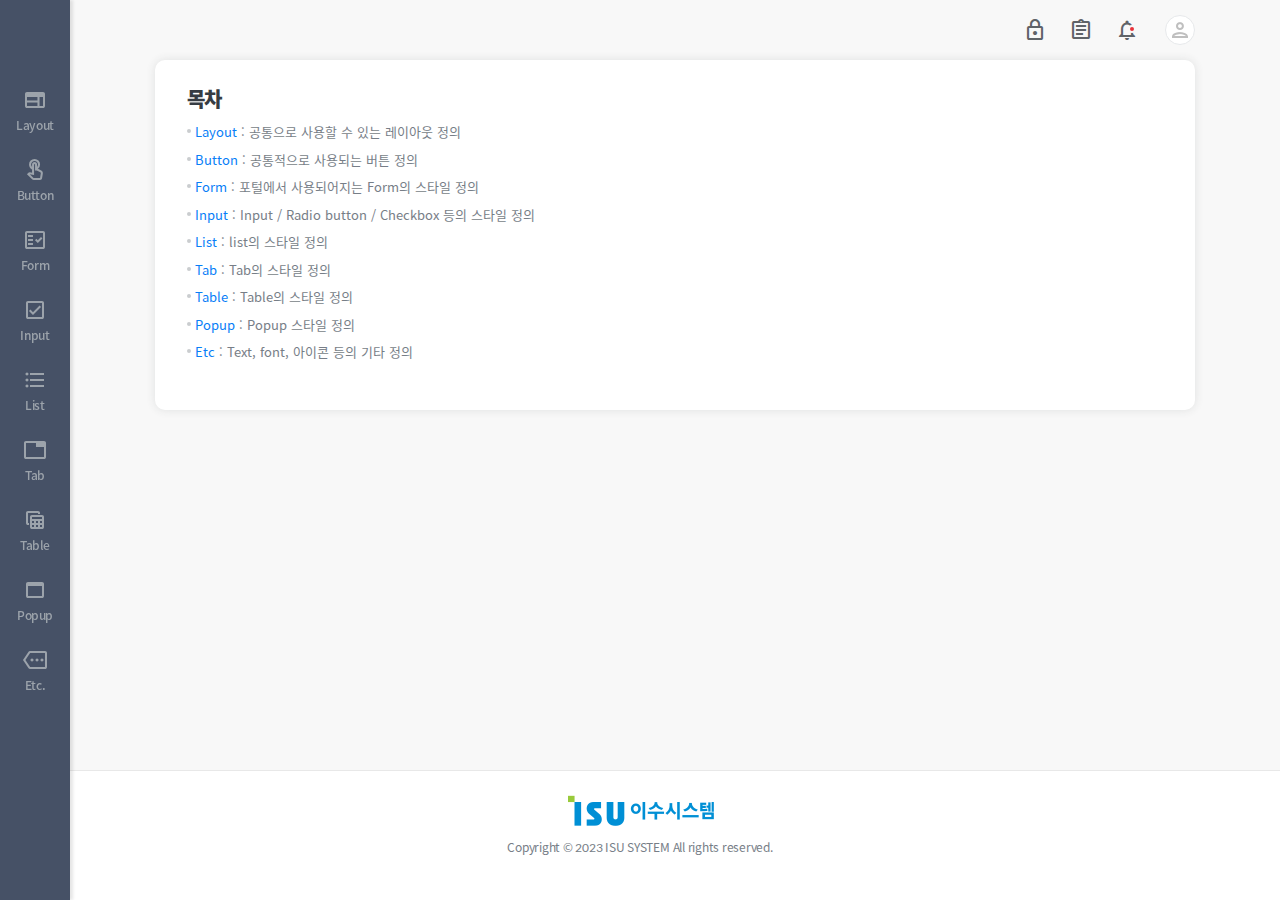
<file: index.html>
<!DOCTYPE html>
<html lang="ko">
<head>
    <meta charset="UTF-8">
    <meta name="viewport" content="width=device-width, initial-scale=1">
    <meta name="robots" content="noindex,nofollow">
    <title>이수시스템 웹 퍼블리싱 가이드</title>
    <link rel="icon" href="guide/favicon.ico" type="image/x-icon" />
    <link rel="shortcut icon" href="guide/favicon.ico" type="image/x-icon" />
    <link rel="preload" href="common/src/font/google_icons/MaterialIconsOutlined-Regular.woff2" as="font" type="font/woff2">
    <link rel="preload" href="common/src/font/font.css" as="style">
    
    <link rel="stylesheet" href="workup/css/external.css"><!-- 외부 css -->
    <link rel="stylesheet" href="workup/css/portal_style.css"><!-- 포털 css 링크 -->
    <link rel="stylesheet" href="guide/guide_style.css"><!-- 가이드 전용 css 링크 -->
</head>
<!-- Google tag (gtag.js) -->
<script async src="https://www.googletagmanager.com/gtag/js?id=G-05LG0GZ2GH"></script>
<script>
  window.dataLayer = window.dataLayer || [];
  function gtag(){dataLayer.push(arguments);}
  gtag('js', new Date());

  gtag('config', 'G-05LG0GZ2GH');
</script>
<body>
    <div class="wrap"><!-- 권한 2개 이상일 경우 class="addAuth" 를 해당 위치에 붙임 -->
        <!-- header -->
        <header class="header">
            <h1><a href="#" class="logo"><span class="blind">ISU</span></a></h1>
            <!-- gnb -->
            <nav class="gnb">
                <ul>
                    <li class="default ui_accordion"><!-- 임직원공통에만 'default' / 권한에 따라 달라지는 메뉴에는 'auth' Class 부여 -->
                        <a class="depth1 acco_btn"><i>person</i>임직원공통<i class="more"></i></a>
                        <ul class="depth2 acco_cont" style="display: block">
                            <li>
                                <a href="workup/guide_page/layout.html"><i>web</i>Layout</a>
                            </li>
                            <li>
                                <a href="workup/guide_page/button.html"><i>touch_app</i>Button</a>
                            </li>
                            <li>
                                <a href="workup/guide_page/form.html"><i>fact_check</i>Form</a>
                            </li>
                            <li>
                                <a href="workup/guide_page/input.html"><i>check_box</i>Input</a>
                            </li>
                            <li>
                                <a href="workup/guide_page/list.html"><i>format_list_bulleted</i>List</a>
                            </li>
                            <li>
                                <a href="workup/guide_page/tab.html"><i>tab</i>Tab</a>
                            </li>
                            <li>
                                <a href="workup/guide_page/table.html"><i>table_view</i>Table</a>
                            </li>
                            <li>
                                <a href="workup/guide_page/popup.html"><i>web_asset</i>Popup</a>
                            </li>
                            <li>
                                <a href="workup/guide_page/etc.html"><i>more</i>Etc.</a>
                            </li>
                        </ul>
                    </li>
                </ul>
            </nav>
            <!-- // gnb -->
            <!-- <div class="info_hr">
                <button class="btn_hr butn" data-toggle="modal" data-target="#hrmodal"><span><i>outlined_flag</i>HR담당자</span></button>
            </div> -->
        </header>
        <!-- // header -->
        <!-- container -->
        <div class="content main"><!-- 메인페이지에만 해당 클래스에 main 클래스 추가 -->
            <!-- 컨텐츠 상단 고정 영역 -->
            <article class="cont_header">
                <div class="wrap_inner clear">
                    <div class="fl">
                        <!-- 검색어 입력영역 -->
                        <!-- <div class="wrap_search">
                            <input type="text" placeholder="임직원 검색">
                            <button class="btn_search material-icons-outlined"><span>search</span><span class="hide">검색</span></button>
                        </div> -->
                        <!-- // 검색어 입력영역 -->
                    </div>
                    <div class="fr util_list">
                        <button class="butn_ico"><span>lock</span><span class="hide">화면잠금</span></button>
                        <a href="#" class="butn_ico"><span>assignment</span><span class="hide">게시판</span></a>
                        <button class="butn_ico noti on"><span>notifications</span><span class="hide">알림</span></button><!-- 알림이 있을 경우 class="on"이 추가 됨 -->
                        <!-- 프로필 -->
                        <div class="wrap_member ui_dropdown none right">
                            <button class="drop_btn profile"></button><!-- 프로필 버튼 -->
                            <ul class="drop_cont list">
                                <li><a href="#">비밀번호변경</a></li>
                                <li><a href="#">로그아웃</a></li>
                            </ul>
                        </div>
                        <!-- // 프로필 -->
                    </div>
                </div>
            </article>
            <!-- // 컨텐츠 상단 고정 영역 -->
            <!-- 컨텐츠 영역 -->
            <article class="cont">
                <div class="wrap_inner">
                    <div class="cont_row">
                        <!-- 환영메세지 / 성함 영역을 class="name"으로 감쌈 -->
                        <section class="box greeting">
                            <h2>목차</h2>
                            <ul class="list_txt mt8 mb24">
                                <li><a href="workup/guide_page/layout.html" class="f_color4">Layout</a> : 공통으로 사용할 수 있는 레이아웃 정의</li>
                                <li><a href="workup/guide_page/button.html" class="f_color4">Button</a> : 공통적으로 사용되는 버튼 정의</li>
                                <li><a href="workup/guide_page/form.html" class="f_color4">Form</a> : 포털에서 사용되어지는 Form의 스타일 정의</li>
                                <li><a href="workup/guide_page/input.html" class="f_color4">Input</a> : Input / Radio button / Checkbox 등의 스타일 정의</li>
                                <li><a href="workup/guide_page/list.html" class="f_color4">List</a> : list의 스타일 정의</li>
                                <li><a href="workup/guide_page/tab.html" class="f_color4">Tab</a> : Tab의 스타일 정의</li>
                                <li><a href="workup/guide_page/table.html" class="f_color4">Table</a> : Table의 스타일 정의</li>
                                <li><a href="workup/guide_page/popup.html" class="f_color4">Popup</a> : Popup 스타일 정의</li>
                                <li><a href="workup/guide_page/etc.html" class="f_color4">Etc</a> : Text, font, 아이콘 등의 기타 정의</li>
                            </ul>
                            <!-- <a href="pagelist.html" class="butn black1">퍼블리싱 작업 목록으로 이동</a> -->
                        </section>
                        <!-- // 환영메세지 -->
                    </div>
                </div>
            </article>
            <!-- // 컨텐츠 영역 -->
        </div>
        <!-- // container -->
        <!-- footer -->
        <div id="footer">
            <p class="company"><a href="https://www.isusystem.com/kor/index.do" target="_blank"><img src="guide/images/logo.png" alt="이수시스템 홈페이지 이동"></a></p>
            <p class="info">Copyright © 2023 ISU SYSTEM All rights reserved.</p>
        </div>
        <!-- // footer -->
    </div>
</body>
<!-- 외부파일 스크립트 -->
<script src="common/src/plugins/jQuery-3.6.0/jquery-3.6.0.min.js"></script>
<script src="common/src/plugins/jQuery-slimScroll-1.3.8/jquery.slimscroll.min.js"></script>
<script src="common/src/plugins/bootstrap-4.6.0/dist/js/bootstrap.bundle.min.js"></script>
<!-- <script src="workup/src/plugins/jsCalendar_v1.4.4/source/jsCalendar.min.js"></script> -->
<!-- <script src="workup/src/plugins/jsCalendar_v1.4.4/source/jsCalendar.lang.ko.js"></script> -->
<script src="workup/js/common.js"></script>
<!-- // 외부파일 스크립트 -->
</html>
</file>
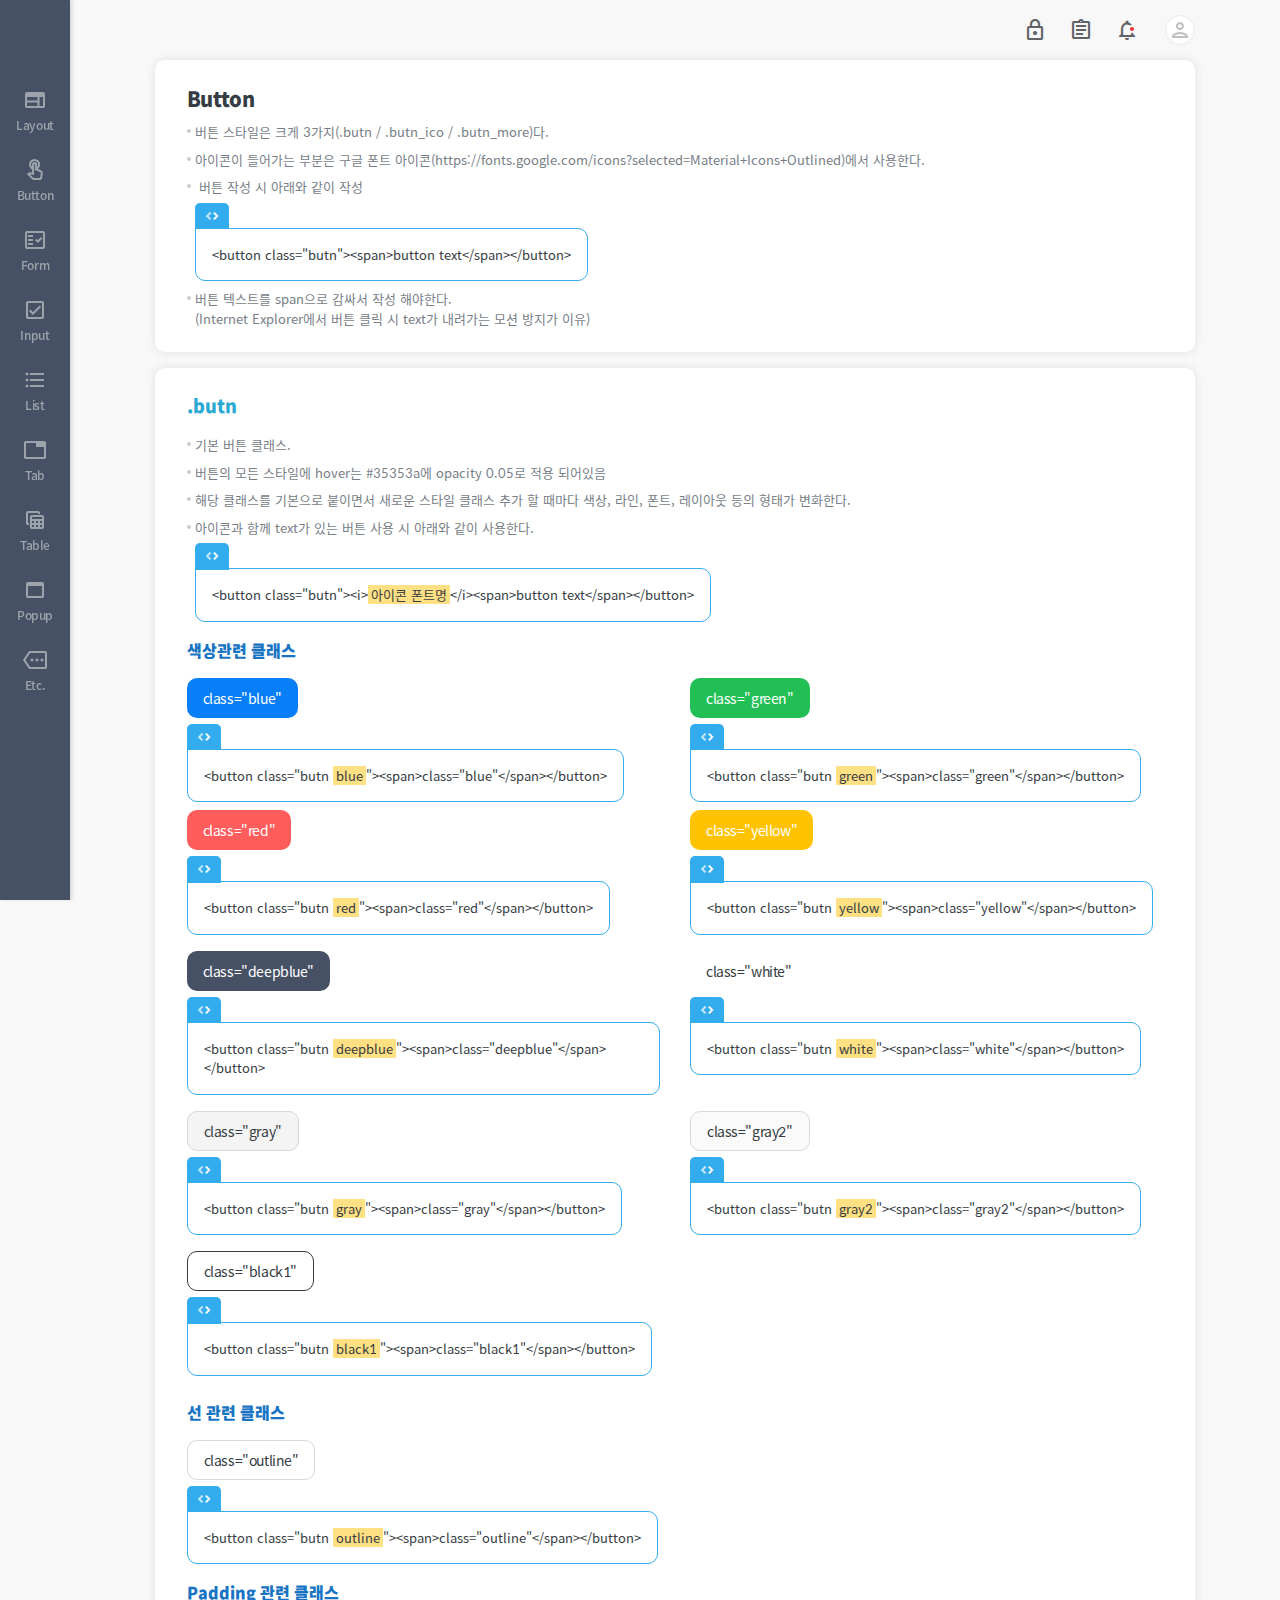
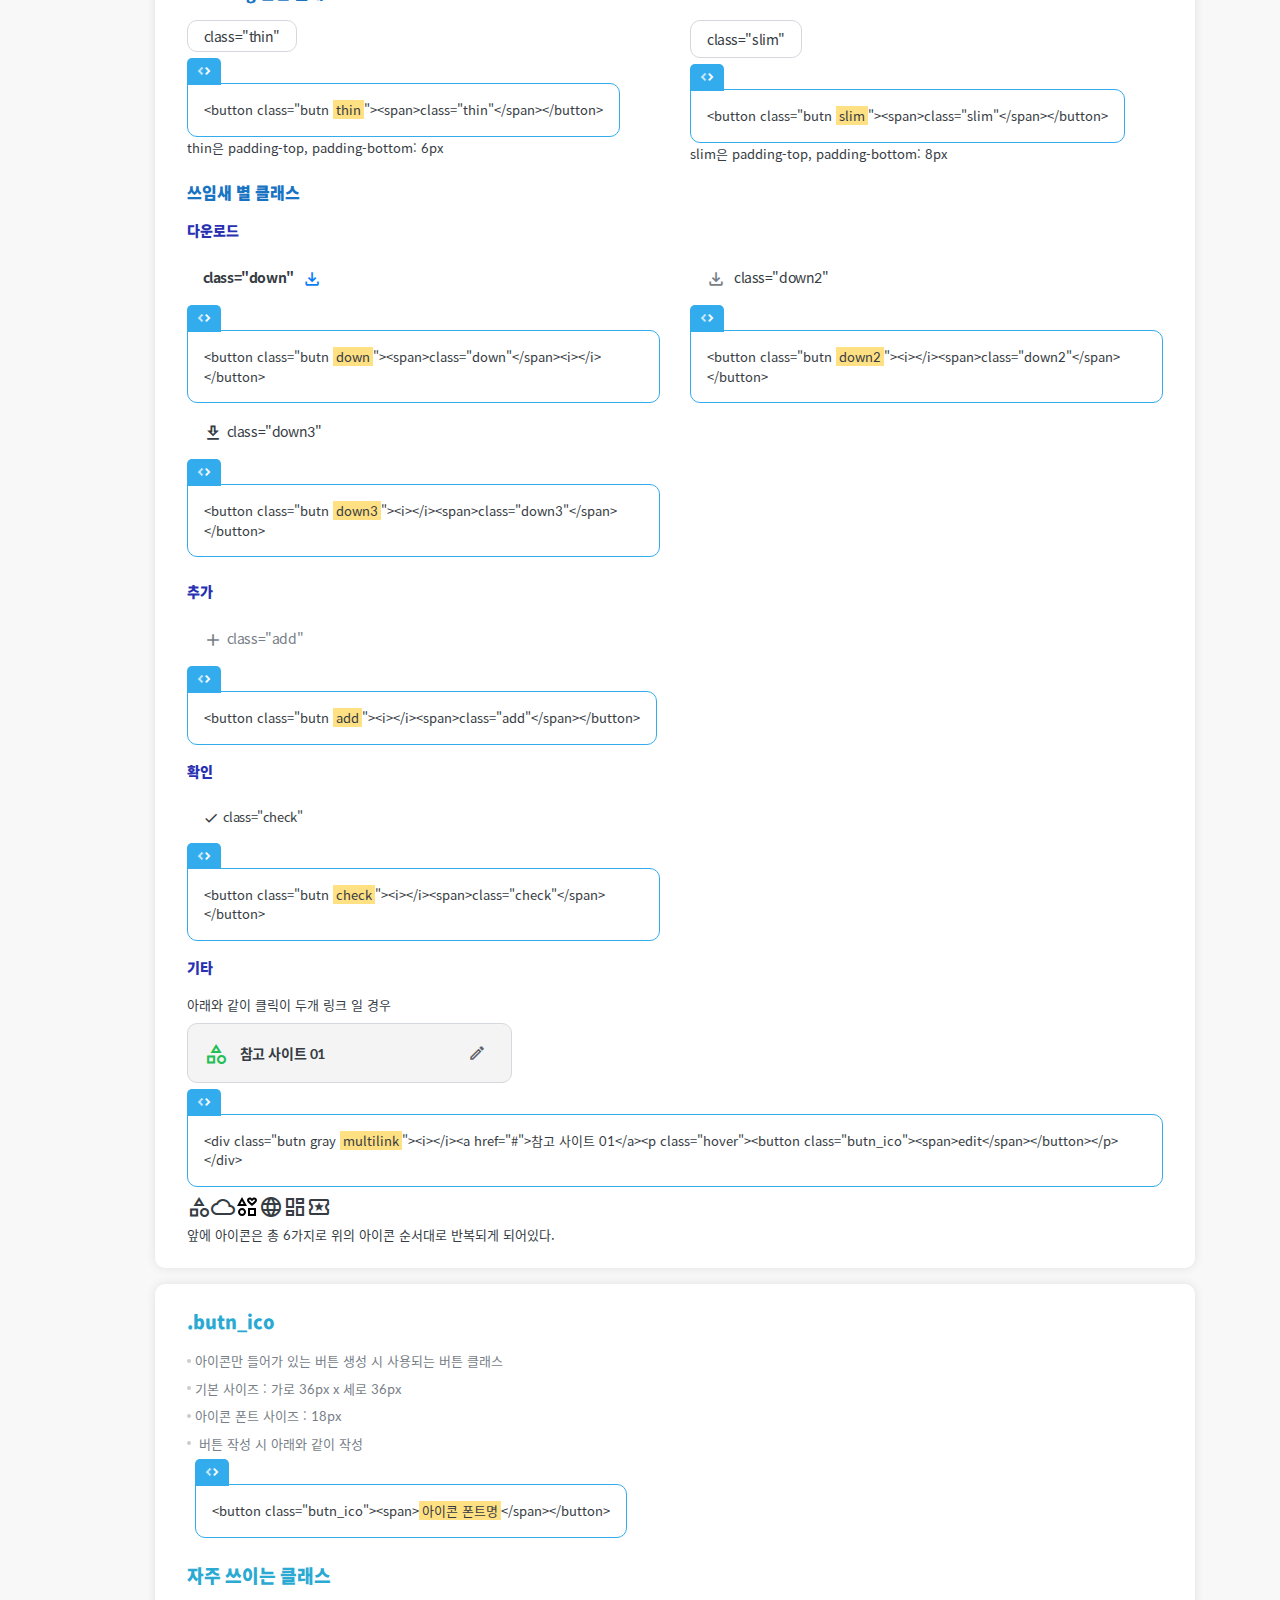
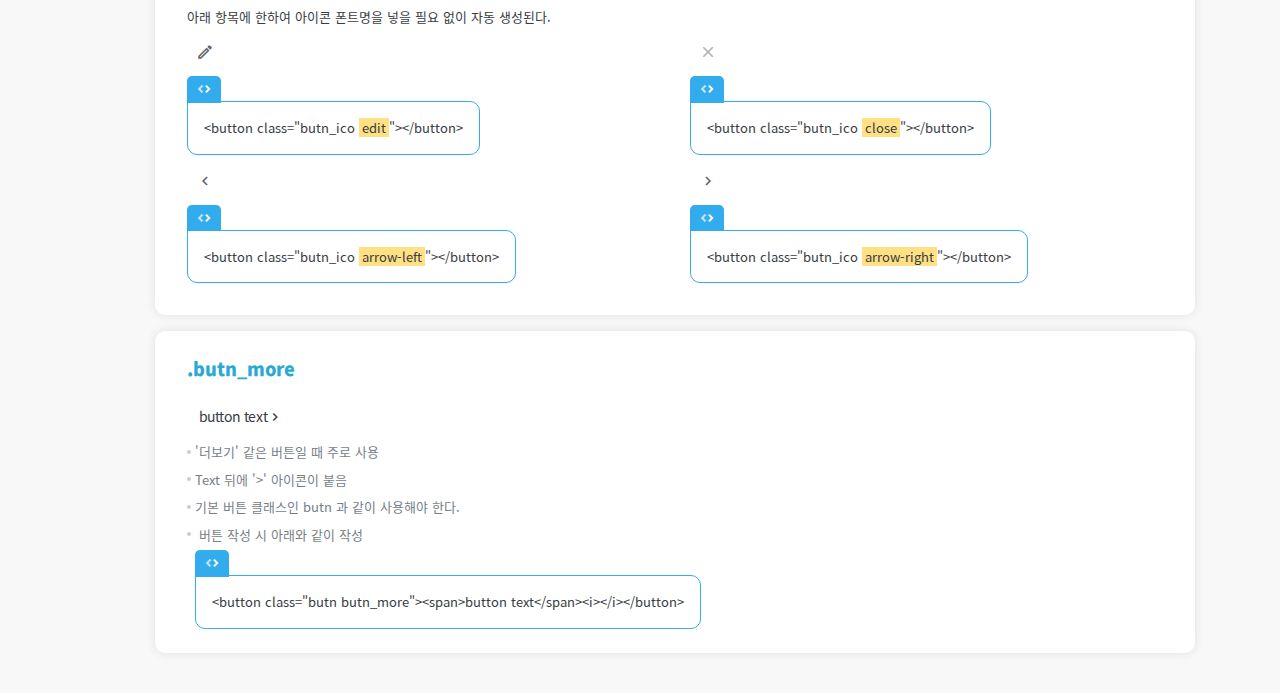
<file: workup/guide_page/button.html>
<!DOCTYPE html>
<html lang="ko">
<head>
    <meta charset="UTF-8">
    <meta name="viewport" content="width=device-width, initial-scale=1">
    <meta name="robots" content="noindex,nofollow">
    <title>이수시스템 웹 퍼블리싱 가이드</title>
    <link rel="icon" href="../../guide/favicon.ico" type="image/x-icon" />
    <link rel="shortcut icon" href="../../guide/favicon.ico" type="image/x-icon" />
    <link rel="preload" href="../../common/src/font/google_icons/MaterialIconsOutlined-Regular.woff2" as="font" type="font/woff2">
    <link rel="preload" href="../../common/src/font/font.css" as="style">
    
    <link rel="stylesheet" href="../css/external.css"><!-- 외부 css -->
    <link rel="stylesheet" href="../css/portal_style.css"><!-- 포털 css 링크 -->
    <link rel="stylesheet" href="../../guide/guide_style.css"><!-- 가이드 전용 css 링크 -->
</head>
<script async src="https://www.googletagmanager.com/gtag/js?id=G-05LG0GZ2GH"></script>
<script>
  window.dataLayer = window.dataLayer || [];
  function gtag(){dataLayer.push(arguments);}
  gtag('js', new Date());

  gtag('config', 'G-05LG0GZ2GH');
</script>
<body>
    <div class="wrap"><!-- 권한 2개 이상일 경우 class="addAuth" 를 해당 위치에 붙임 -->
        <!-- header -->
        <header class="header">
            <h1><a href="../guide_page/../guide.html" class="logo"><span class="blind">ISU</span></a></h1>
            <!-- gnb -->
            <nav class="gnb">
                <ul>
                    <li class="default ui_accordion"><!-- 임직원공통에만 'default' / 권한에 따라 달라지는 메뉴에는 'auth' Class 부여 -->
                        <a class="depth1 acco_btn"><i>person</i>임직원공통<i class="more"></i></a>
                        <ul class="depth2 acco_cont" style="display: block">
                            <li>
                                <a href="../guide_page/layout.html"><i>web</i>Layout</a>
                            </li>
                            <li>
                                <a href="../guide_page/button.html"><i>touch_app</i>Button</a>
                            </li>
                            <li>
                                <a href="../guide_page/form.html"><i>fact_check</i>Form</a>
                            </li>
                            <li>
                                <a href="../guide_page/input.html"><i>check_box</i>Input</a>
                            </li>
                            <li>
                                <a href="../guide_page/list.html"><i>format_list_bulleted</i>List</a>
                            </li>
                            <li>
                                <a href="../guide_page/tab.html"><i>tab</i>Tab</a>
                            </li>
                            <li>
                                <a href="../guide_page/table.html"><i>table_view</i>Table</a>
                            </li>
                            <li>
                                <a href="../guide_page/popup.html"><i>web_asset</i>Popup</a>
                            </li>
                            <li>
                                <a href="../guide_page/etc.html"><i>more</i>Etc.</a>
                            </li>
                        </ul>
                    </li>
                </ul>
            </nav>
            <!-- // gnb -->
            <!-- <div class="info_hr">
                <button class="btn_hr butn" data-toggle="modal" data-target="#hrmodal"><span><i>outlined_flag</i>HR담당자</span></button>
            </div> -->
        </header>
        <!-- // header -->
        <!-- container -->
        <div class="content main"><!-- 메인페이지에만 해당 클래스에 main 클래스 추가 -->
            <!-- 컨텐츠 상단 고정 영역 -->
            <article class="cont_header">
                <div class="wrap_inner clear">
                    <div class="fl">
                        <!-- 검색어 입력영역 -->
                        <!-- <div class="wrap_search">
                            <input type="text" placeholder="임직원 검색">
                            <button class="btn_search material-icons-outlined"><span>search</span><span class="hide">검색</span></button>
                        </div> -->
                        <!-- // 검색어 입력영역 -->
                    </div>
                    <div class="fr util_list">
                        <button class="butn_ico"><span>lock</span><span class="hide">화면잠금</span></button>
                        <a href="../guide_page/#" class="butn_ico"><span>assignment</span><span class="hide">게시판</span></a>
                        <button class="butn_ico noti on"><span>notifications</span><span class="hide">알림</span></button><!-- 알림이 있을 경우 class="on"이 추가 됨 -->
                        <!-- 프로필 -->
                        <div class="wrap_member ui_dropdown none right">
                            <button class="drop_btn profile"></button><!-- 프로필 버튼 -->
                            <ul class="drop_cont list">
                                <li><a href="../guide_page/#">비밀번호변경</a></li>
                                <li><a href="../guide_page/#">로그아웃</a></li>
                            </ul>
                        </div>
                        <!-- // 프로필 -->
                    </div>
                </div>
            </article>
            <!-- // 컨텐츠 상단 고정 영역 -->
            <!-- 컨텐츠 영역 -->
            <article class="cont">
                <div class="wrap_inner">
                    <div class="cont_row">
                        <section class="box greeting">
                            <h2>Button</h2>
                            <ul class="list_txt">
                                <li>버튼 스타일은 크게 3가지(.butn / .butn_ico / .butn_more)다.</li>
                                <li>아이콘이 들어가는 부분은 구글 폰트 아이콘(https://fonts.google.com/icons?selected=Material+Icons+Outlined)에서 사용한다.</li>
                                <li>
                                    버튼 작성 시 아래와 같이 작성
                                    <div class="code">
                                        &lt;button class="butn"&gt;&lt;span&gt;button text&lt;/span&gt;&lt;/button&gt;
                                    </div>
                                </li>
                                <li>버튼 텍스트를 span으로 감싸서 작성 해야한다. <br>(Internet Explorer에서 버튼 클릭 시 text가 내려가는 모션 방지가 이유) </li>
                            </ul>
                        </section>
                        <!-- // 환영메세지 -->
                    </div>
                    <div class="cont_row">
                        <div class="box greeting">
                            <h3 class="tit1 mt0">.butn</h3>
                            <ul class="list_txt">
                                <li>기본 버튼 클래스.</li>
                                <li>버튼의 모든 스타일에 hover는 #35353a에 opacity 0.05로 적용 되어있음</li>
                                <li>해당 클래스를 기본으로 붙이면서 새로운 스타일 클래스 추가 할 때마다 색상, 라인, 폰트, 레이아웃 등의 형태가 변화한다.</li>
                                <li>아이콘과 함께 text가 있는 버튼 사용 시 아래와 같이 사용한다.
                                    <div class="code">
                                        &lt;button class="butn"&gt;&lt;i&gt;<span class="hlight">아이콘 폰트명</span>&lt;/i&gt;&lt;span&gt;button text&lt;/span&gt;&lt;/button&gt;
                                    </div>
                                </li>
                            </ul>
                            <h4 class="tit2">색상관련 클래스</h4>
                            <div class="row row-cols-2">
                                <div class="col">
                                    <button class="butn blue"><span>class="blue"</span></button>
                                    <div class="code">
                                        &lt;button class="butn <span class="hlight">blue</span>"&gt;&lt;span&gt;class="blue"&lt;/span&gt;&lt;/button&gt;
                                    </div>
                                </div>
                                <div class="col">
                                    <button class="butn green"><span>class="green"</span></button>
                                    <div class="code">
                                        &lt;button class="butn <span class="hlight">green</span>"&gt;&lt;span&gt;class="green"&lt;/span&gt;&lt;/button&gt;
                                    </div>
                                </div>
                                <div class="col my-2">
                                    <button class="butn red"><span>class="red"</span></button>
                                    <div class="code">
                                        &lt;button class="butn <span class="hlight">red</span>"&gt;&lt;span&gt;class="red"&lt;/span&gt;&lt;/button&gt;
                                    </div>
                                </div>
                                <div class="col my-2">
                                    <button class="butn yellow"><span>class="yellow"</span></button>
                                    <div class="code">
                                        &lt;button class="butn <span class="hlight">yellow</span>"&gt;&lt;span&gt;class="yellow"&lt;/span&gt;&lt;/button&gt;
                                    </div>
                                </div>
                                <div class="col my-2">
                                    <button class="butn deepblue"><span>class="deepblue"</span></button>
                                    <div class="code">
                                        &lt;button class="butn <span class="hlight">deepblue</span>"&gt;&lt;span&gt;class="deepblue"&lt;/span&gt;&lt;/button&gt;
                                    </div>
                                </div>
                                <div class="col my-2">
                                    <button class="butn white"><span>class="white"</span></button>
                                    <div class="code">
                                        &lt;button class="butn <span class="hlight">white</span>"&gt;&lt;span&gt;class="white"&lt;/span&gt;&lt;/button&gt;
                                    </div>
                                </div>
                                <div class="col my-2">
                                    <button class="butn gray"><span>class="gray"</span></button>
                                    <div class="code">
                                        &lt;button class="butn <span class="hlight">gray</span>"&gt;&lt;span&gt;class="gray"&lt;/span&gt;&lt;/button&gt;
                                    </div>
                                </div>
                                <div class="col my-2">
                                    <button class="butn gray2"><span>class="gray2"</span></button>
                                    <div class="code">
                                        &lt;button class="butn <span class="hlight">gray2</span>"&gt;&lt;span&gt;class="gray2"&lt;/span&gt;&lt;/button&gt;
                                    </div>
                                </div>
                                <div class="col my-2">
                                    <button class="butn black1"><span>class="black1"</span></button>
                                    <div class="code">
                                        &lt;button class="butn <span class="hlight">black1</span>"&gt;&lt;span&gt;class="black1"&lt;/span&gt;&lt;/button&gt;
                                    </div>
                                </div>
                            </div>
                            <h4 class="tit2">선 관련 클래스</h4>
                            <div class="row row-cols-2">
                                <div class="col">
                                    <button class="butn outline"><span>class="outline"</span></button>
                                    <div class="code">
                                        &lt;button class="butn <span class="hlight">outline</span>"&gt;&lt;span&gt;class="outline"&lt;/span&gt;&lt;/button&gt;
                                    </div>
                                </div>
                            </div>
                            <h4 class="tit2">Padding 관련 클래스</h4>
                            <div class="row row-cols-2">
                                <div class="col">
                                    <button class="butn outline thin"><span>class="thin"</span></button>
                                    <div class="code">
                                        &lt;button class="butn <span class="hlight">thin</span>"&gt;&lt;span&gt;class="thin"&lt;/span&gt;&lt;/button&gt;
                                    </div>
                                    <p>thin은 padding-top, padding-bottom: 6px</p>
                                </div>
                                <div class="col">
                                    <button class="butn outline slim"><span>class="slim"</span></button>
                                    <div class="code">
                                        &lt;button class="butn <span class="hlight">slim</span>"&gt;&lt;span&gt;class="slim"&lt;/span&gt;&lt;/button&gt;
                                    </div>
                                    <p>slim은 padding-top, padding-bottom: 8px</p>
                                </div>
                            </div>
                            <h4 class="tit2">쓰임새 별 클래스</h4>
                            <h5 class="tit3">다운로드</h5>
                            <div class="row row-cols-2">
                                <div class="col">
                                    <button class="butn down"><span>class="down"</span><i></i></button>
                                    <div class="code">
                                        &lt;button class="butn <span class="hlight">down</span>"&gt;&lt;span&gt;class="down"&lt;/span&gt;&lt;i&gt;&lt;/i&gt;&lt;/button&gt;
                                    </div>
                                </div>
                                <div class="col">
                                    <button class="butn down2"><i></i><span>class="down2"</span></button>
                                    <div class="code">
                                        &lt;button class="butn <span class="hlight">down2</span>"&gt;&lt;i&gt;&lt;/i&gt;&lt;span&gt;class="down2"&lt;/span&gt;&lt;/button&gt;
                                    </div>
                                </div>
                                <div class="col my-2">
                                    <button class="butn down3"><i></i><span>class="down3"</span></button>
                                    <div class="code">
                                        &lt;button class="butn <span class="hlight">down3</span>"&gt;&lt;i&gt;&lt;/i&gt;&lt;span&gt;class="down3"&lt;/span&gt;&lt;/button&gt;
                                    </div>
                                </div>
                            </div>
                            <h5 class="tit3">추가</h5>
                            <div class="row row-cols-2">
                                <div class="col">
                                    <button class="butn add"><i></i><span>class="add"</span></button>
                                    <div class="code">
                                        &lt;button class="butn <span class="hlight">add</span>"&gt;&lt;i&gt;&lt;/i&gt;&lt;span&gt;class="add"&lt;/span&gt;&lt;/button&gt;
                                    </div>
                                </div>
                            </div>
                            <h5 class="tit3">확인</h5>
                            <div class="row row-cols-2">
                                <div class="col">
                                    <button class="butn check"><i></i><span>class="check"</span></button>
                                    <div class="code">
                                        &lt;button class="butn <span class="hlight">check</span>"&gt;&lt;i&gt;&lt;/i&gt;&lt;span&gt;class="check"&lt;/span&gt;&lt;/button&gt;
                                    </div>
                                </div>
                            </div>
                            <h5 class="tit3">기타</h5>
                            <p>아래와 같이 클릭이 두개 링크 일 경우</p>
                            <div class="row my-2">
                                <div class="col">
                                    <div class="col-4 butn gray multilink"><i></i><a href="../guide_page/#">참고 사이트 01</a><p class="hover"><button class="butn_ico"><span>edit</span></button></p></div>
                                    <div class="code">
                                        &lt;div class="butn gray <span class="hlight">multilink</span>"&gt;&lt;i&gt;&lt;/i&gt;&lt;a href="#"&gt;참고 사이트 01&lt;/a&gt;&lt;p class="hover"&gt;&lt;button class="butn_ico"&gt;&lt;span&gt;edit&lt;/span&gt;&lt;/button&gt;&lt;/p&gt;&lt;/div&gt;
                                    </div>
                                </div>
                            </div>
                            <p class="d-block">
                                <span class="mdo-ico">category</span><span class="mdo-ico">cloud_queue</span><span class="mdo-ico"><img src="../../guide/images/interests_black_24dp.svg" alt=""></span><span class="mdo-ico">language</span><span class="mdo-ico">dashboard</span><span class="mdo-ico">local_activity</span>
                            </p>
                            <p>앞에 아이콘은 총 6가지로 위의 아이콘 순서대로 반복되게 되어있다.</p>
                        </div>
                    </div>
                    <div class="cont_row">
                        <div class="box greeting">
                            <h3 class="tit1 mt0">.butn_ico</h3>
                            <ul class="list_txt">
                                <li>아이콘만 들어가 있는 버튼 생성 시 사용되는 버튼 클래스 </li>
                                <li>기본 사이즈 : 가로 36px x 세로 36px </li>
                                <li>아이콘 폰트 사이즈 : 18px</li>
                                <li>
                                    버튼 작성 시 아래와 같이 작성
                                    <div class="code">
                                        &lt;button class="butn_ico"&gt;&lt;span&gt;<span class="hlight">아이콘 폰트명</span>&lt;/span&gt;&lt;/button&gt;
                                    </div>
                                </li>
                            </ul>
                            <h3 class="tit1">자주 쓰이는 클래스</h3>
                            <p>아래 항목에 한하여 아이콘 폰트명을 넣을 필요 없이 자동 생성된다.</p>
                            <div class="row row-cols-2 mt8">
                                <div class="col">
                                    <button class="butn_ico edit"></button>
                                    <div class="code">
                                        &lt;button class="butn_ico <span class="hlight">edit</span>"&gt;&lt;/button&gt;
                                    </div>
                                </div>
                                <div class="col">
                                    <button class="butn_ico close float-none"></button>
                                    <div class="code">
                                        &lt;button class="butn_ico <span class="hlight">close</span>"&gt;&lt;/button&gt;
                                    </div>
                                </div>
                                <div class="col my-2">
                                    <button class="butn_ico arrow-left"></button>
                                    <div class="code">
                                        &lt;button class="butn_ico <span class="hlight">arrow-left</span>"&gt;&lt;/button&gt;
                                    </div>
                                </div>
                                <div class="col my-2">
                                    <button class="butn_ico arrow-right"></button>
                                    <div class="code">
                                        &lt;button class="butn_ico <span class="hlight">arrow-right</span>"&gt;&lt;/button&gt;
                                    </div>
                                </div>
                            </div>
                        </div>
                    </div>
                    <div class="cont_row">
                        <div class="box greeting">
                            <h3 class="tit1 mt0">.butn_more</h3>
                            <button class="butn butn_more"><span>button text</span><i></i></button>
                            <ul class="list_txt mt8">
                                <li>'더보기' 같은 버튼일 때 주로 사용</li>
                                <li>Text 뒤에 '>' 아이콘이 붙음</li>
                                <li>기본 버튼 클래스인 butn 과 같이 사용해야 한다.</li>
                                <li>
                                    버튼 작성 시 아래와 같이 작성
                                    <div class="code">
                                        &lt;button class="butn butn_more"&gt;&lt;span&gt;button text&lt;/span&gt;&lt;i&gt;&lt;/i&gt;&lt;/button&gt;
                                    </div>
                                </li>
                            </ul>
                        </div>
                    </div>
                </div>
            </article>
            <!-- // 컨텐츠 영역 -->
        </div>
        <!-- // container -->
    </div>
</body>
<!-- 외부파일 스크립트 -->
<script src="../../common/src/plugins/jQuery-3.6.0/jquery-3.6.0.min.js"></script>
<script src="../../common/src/plugins/jQuery-slimScroll-1.3.8/jquery.slimscroll.min.js"></script>
<script src="../../common/src/plugins/bootstrap-4.6.0/dist/js/bootstrap.bundle.min.js"></script>
<!-- <script src="../src/plugins/jsCalendar_v1.4.4/source/jsCalendar.min.js"></script> -->
<!-- <script src="../src/plugins/jsCalendar_v1.4.4/source/jsCalendar.lang.ko.js"></script> -->
<script src="../../common/src/plugins/MDB-Free_4.19.2/js/mdb.min.js"></script>
<script src="../js/common.js"></script>
<!-- // 외부파일 스크립트 -->
</html>
</file>
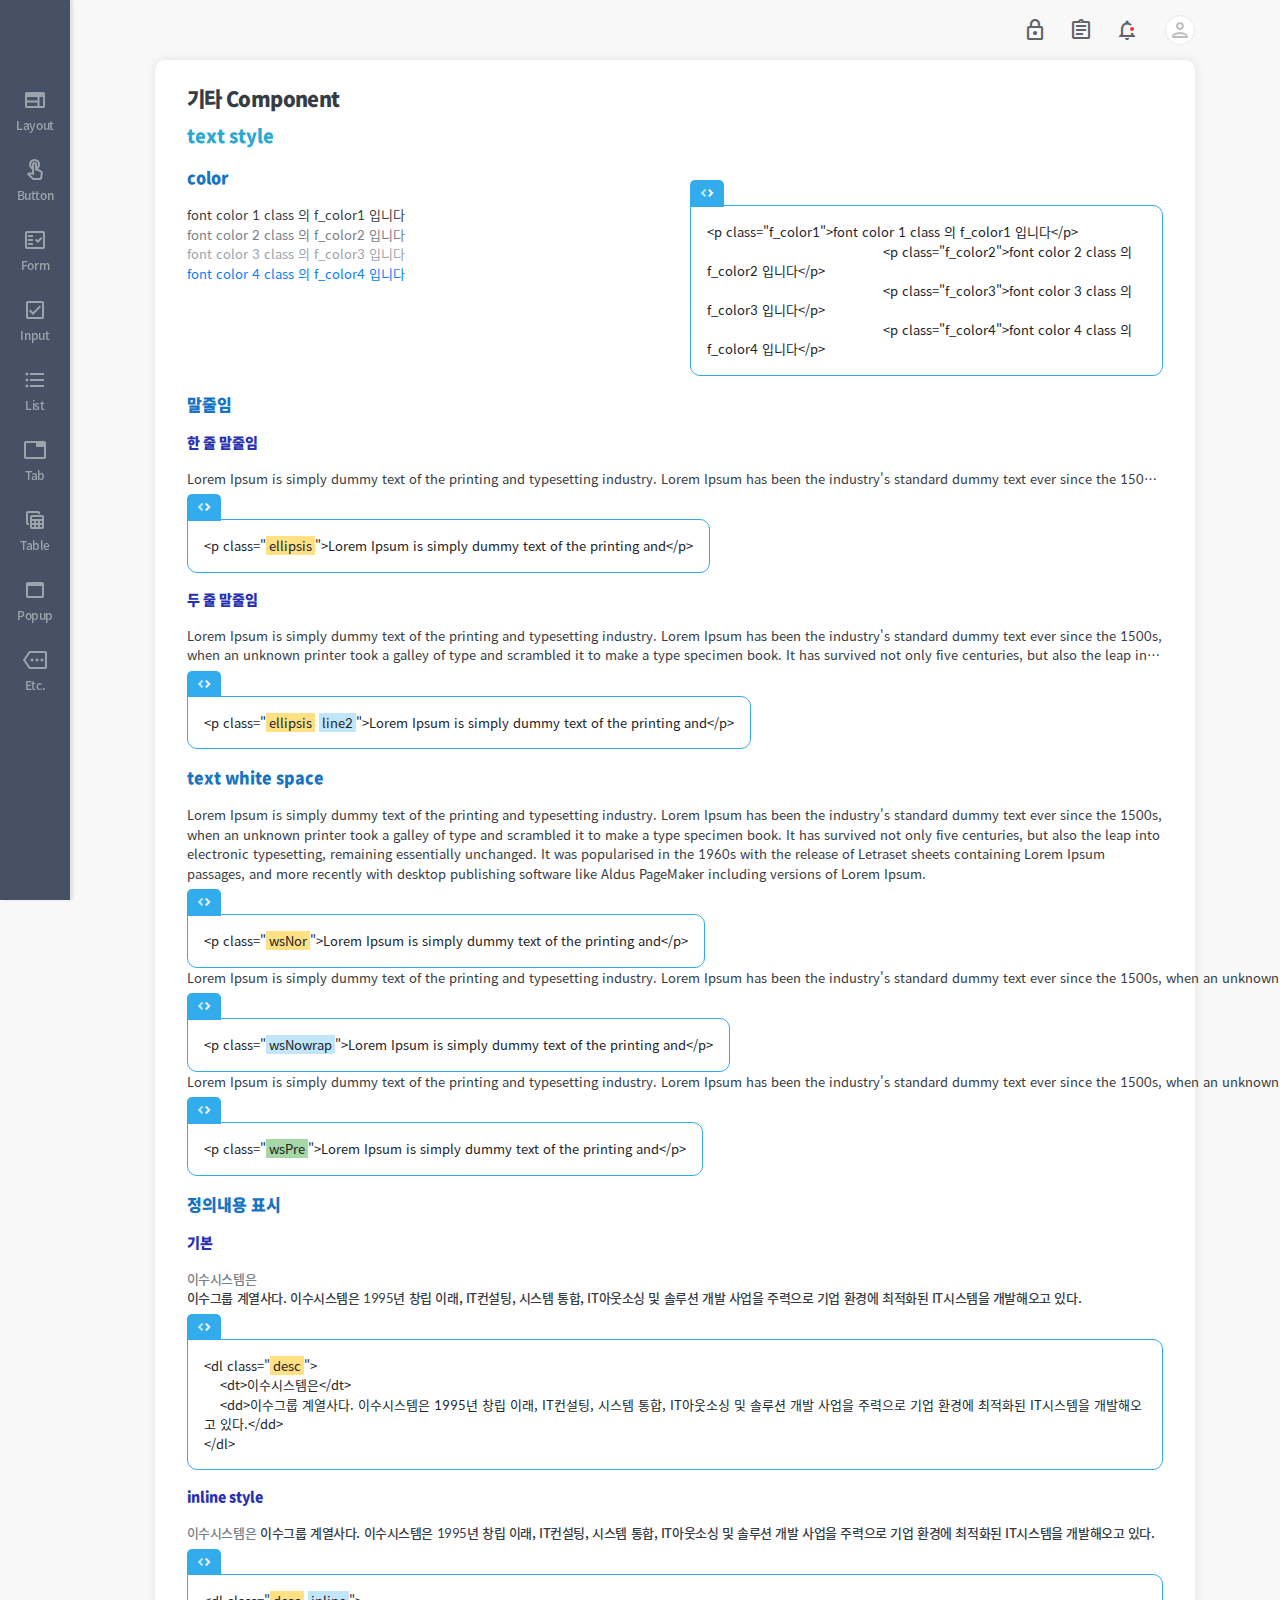
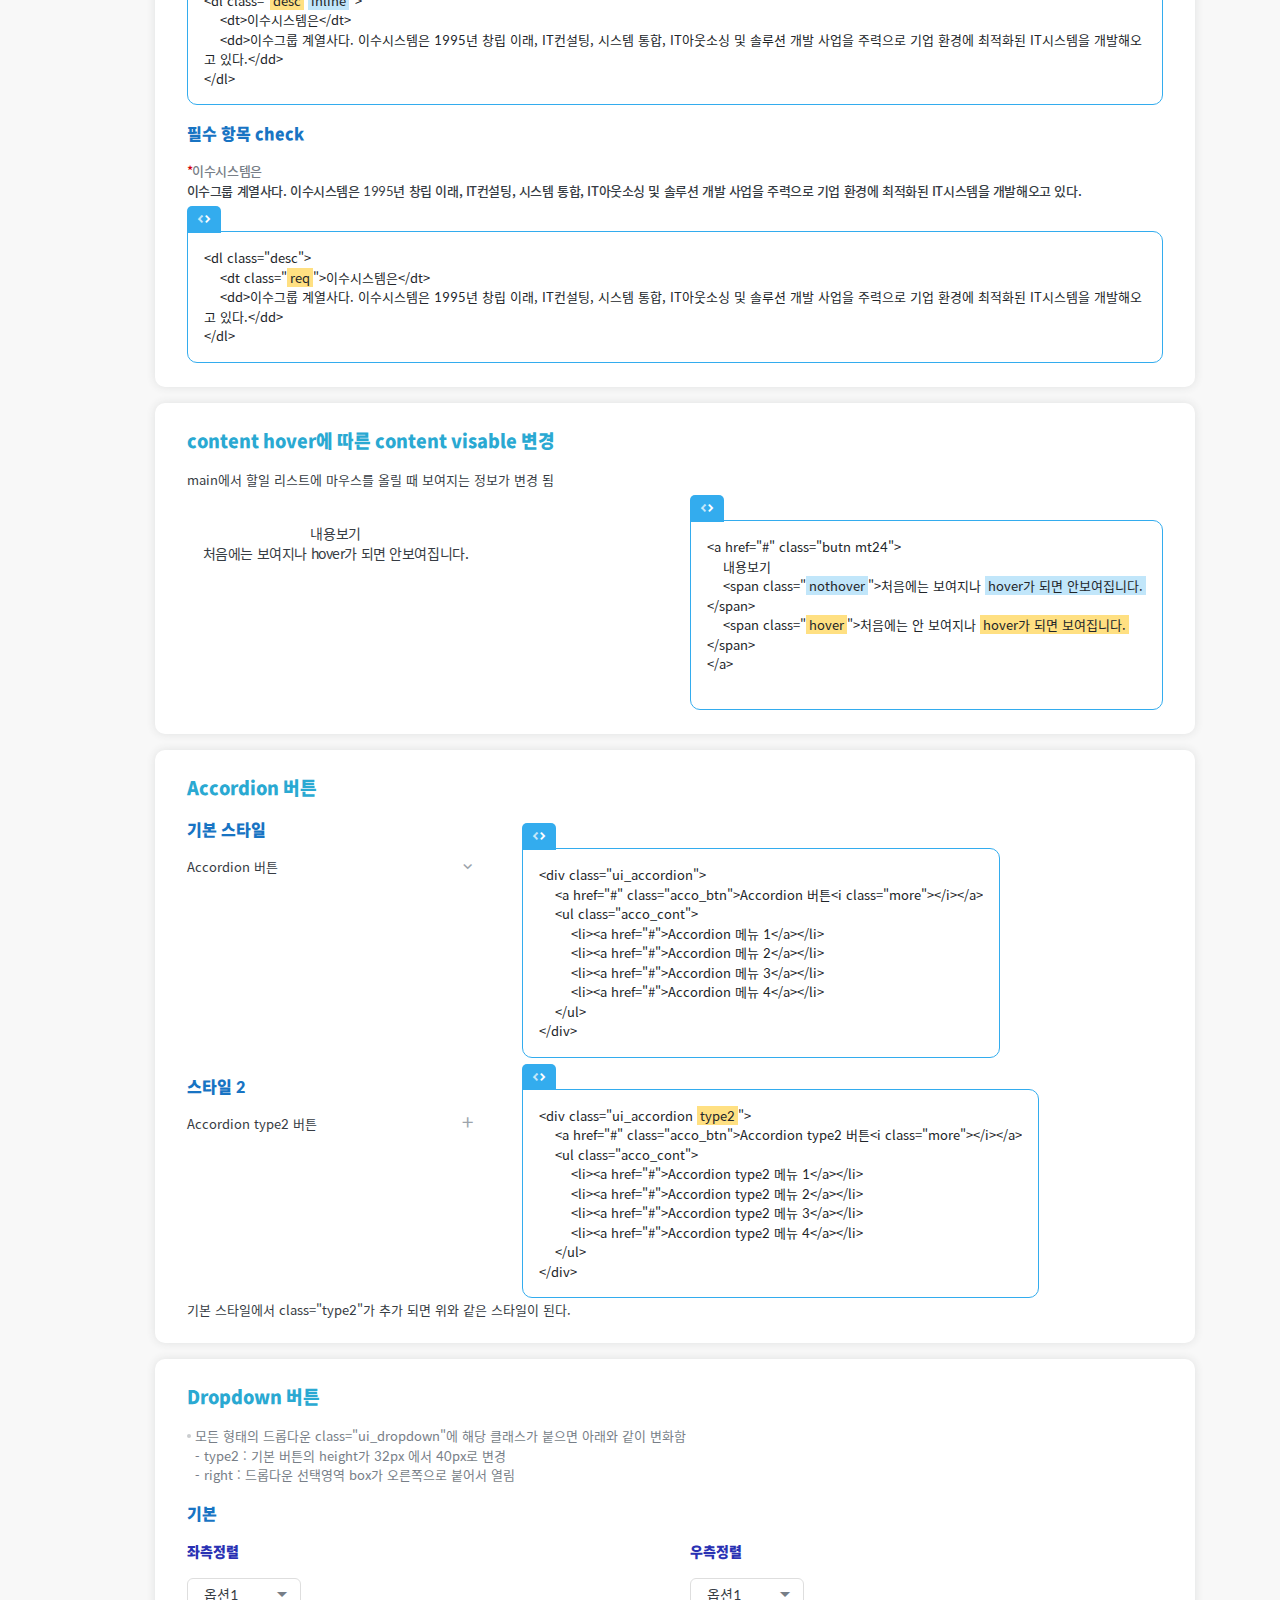
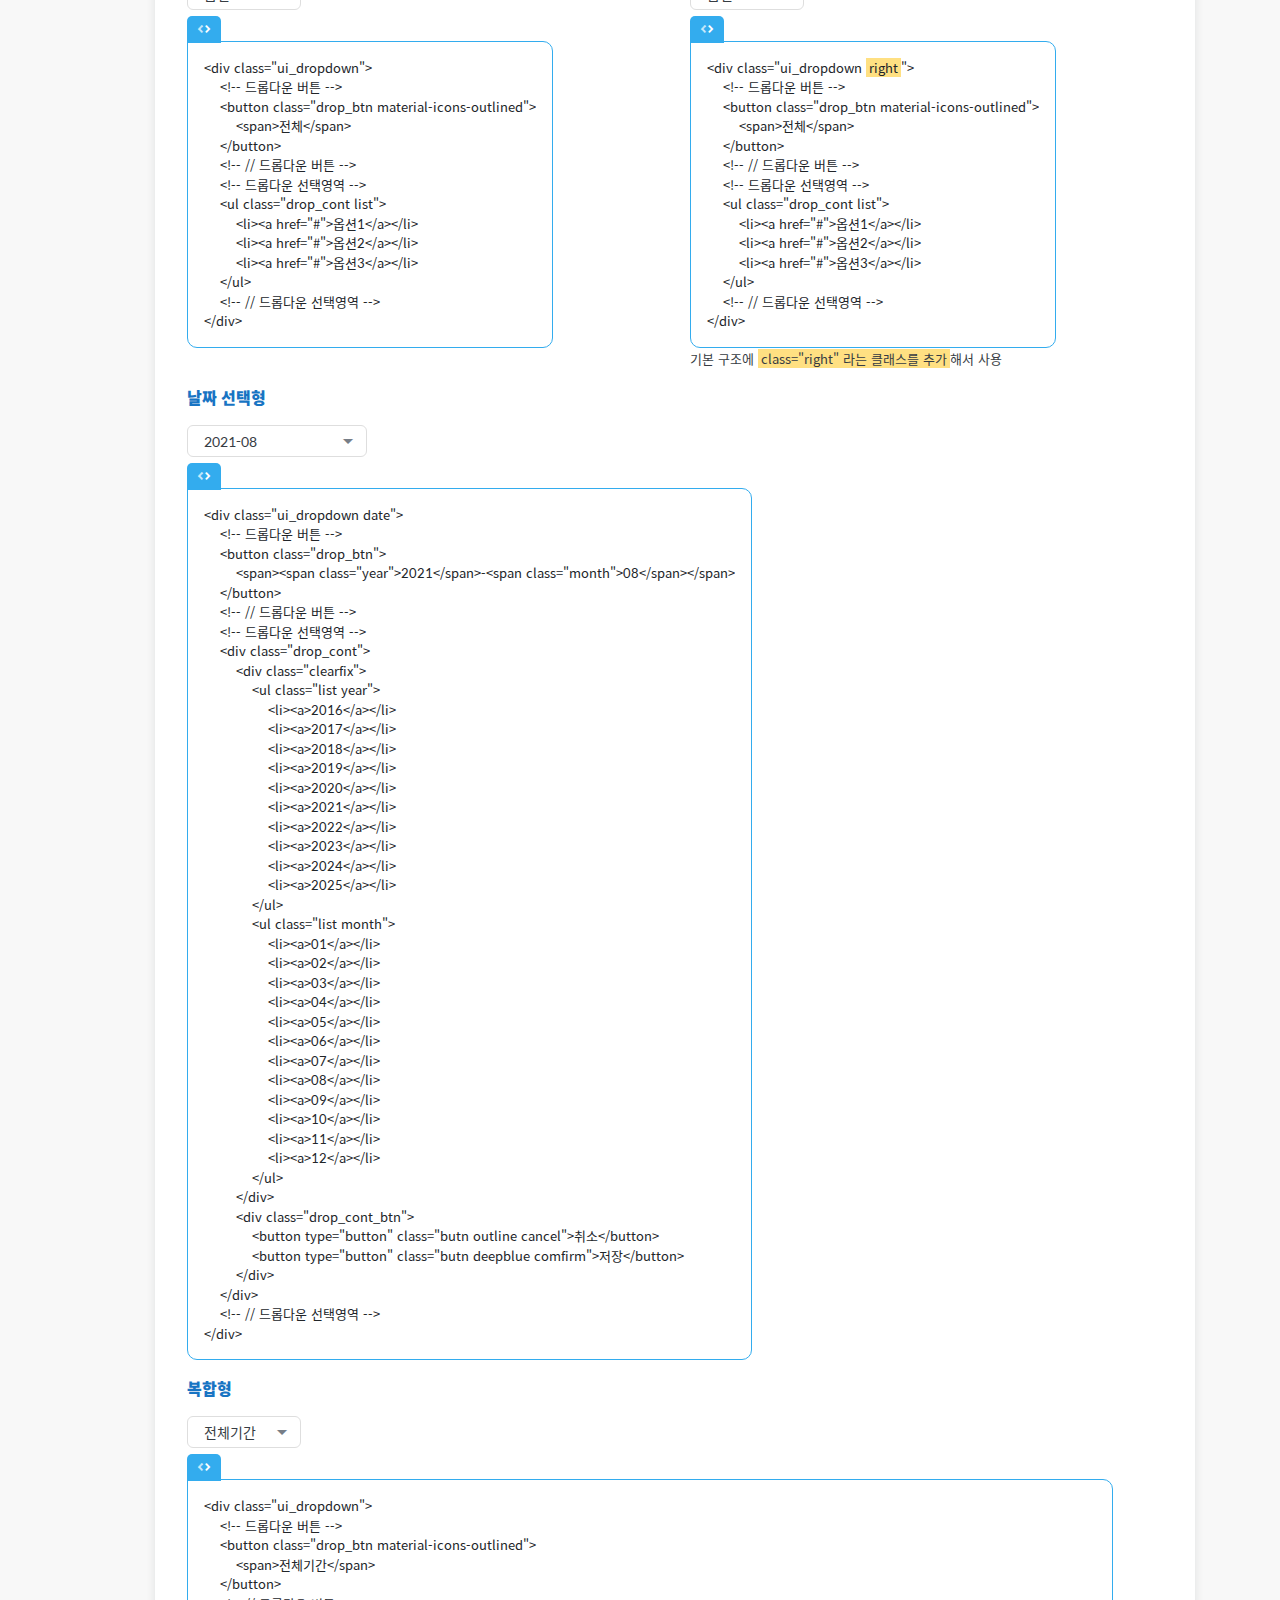
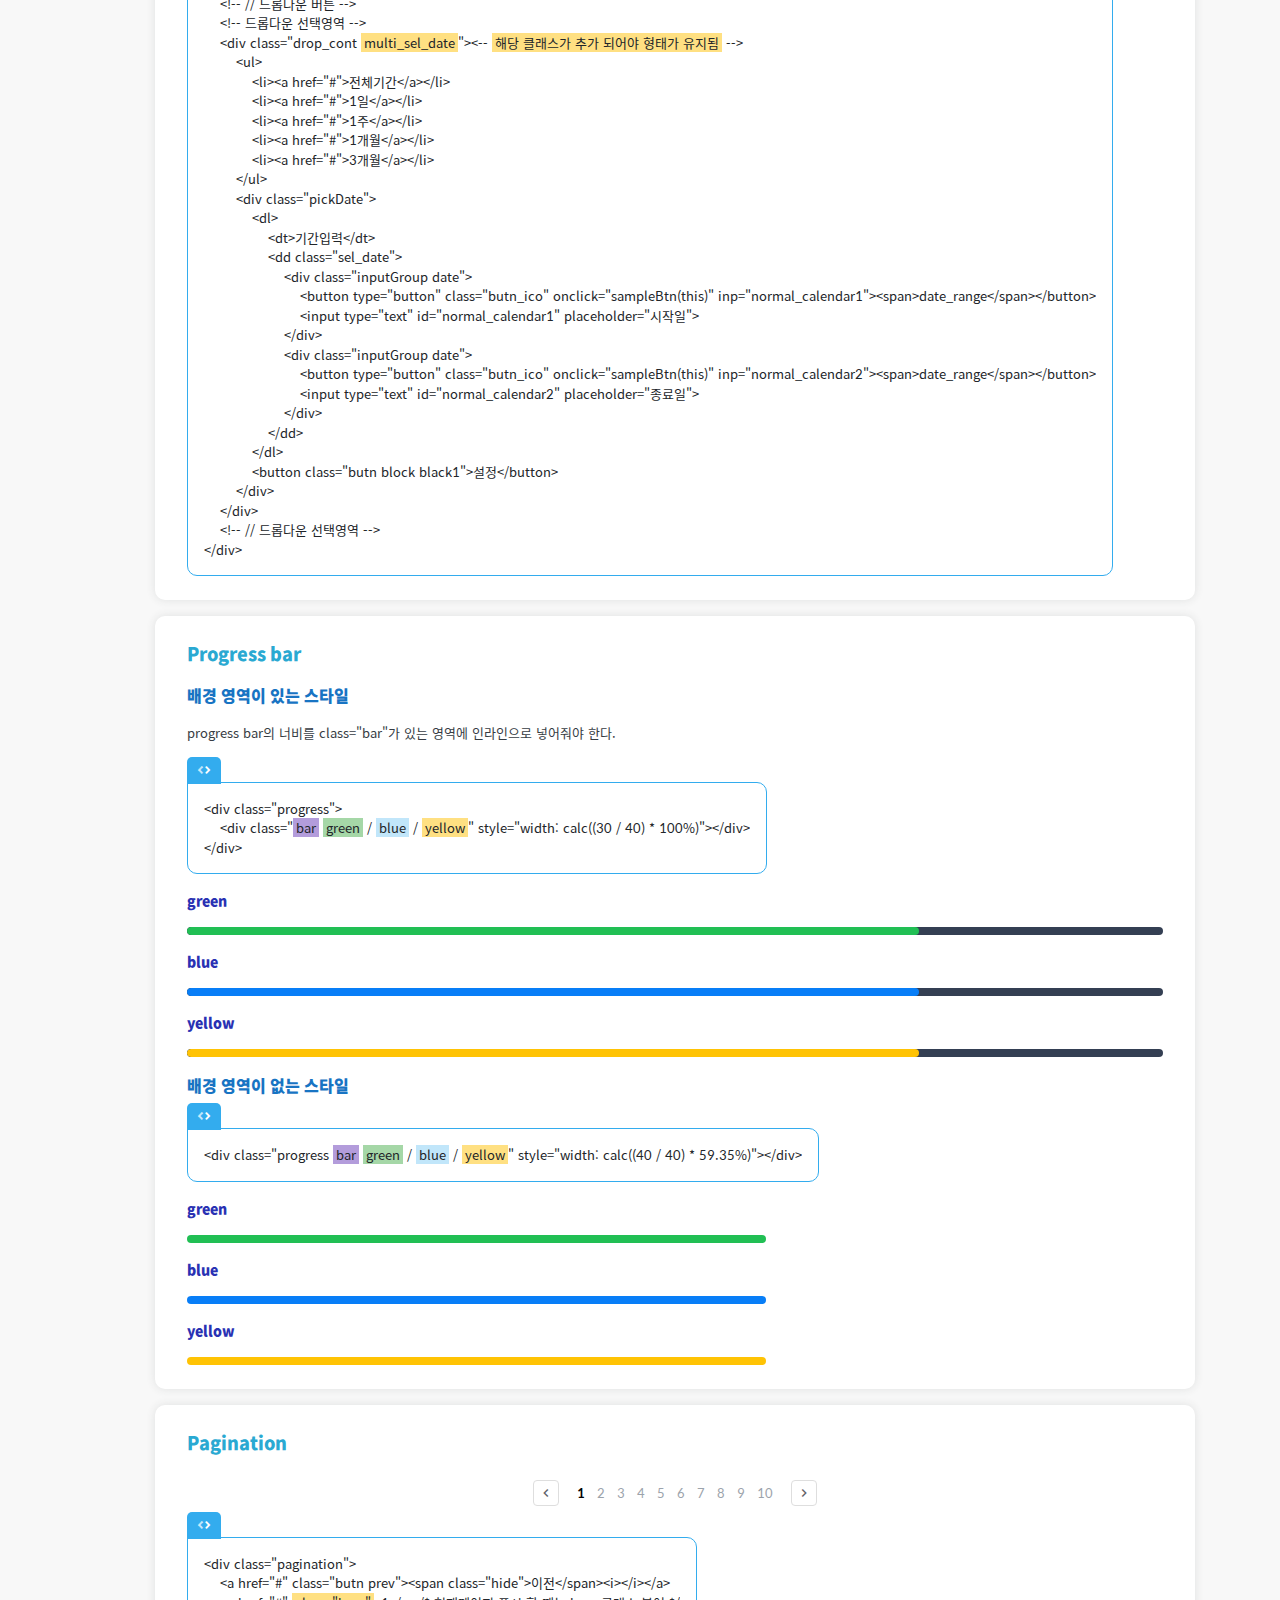
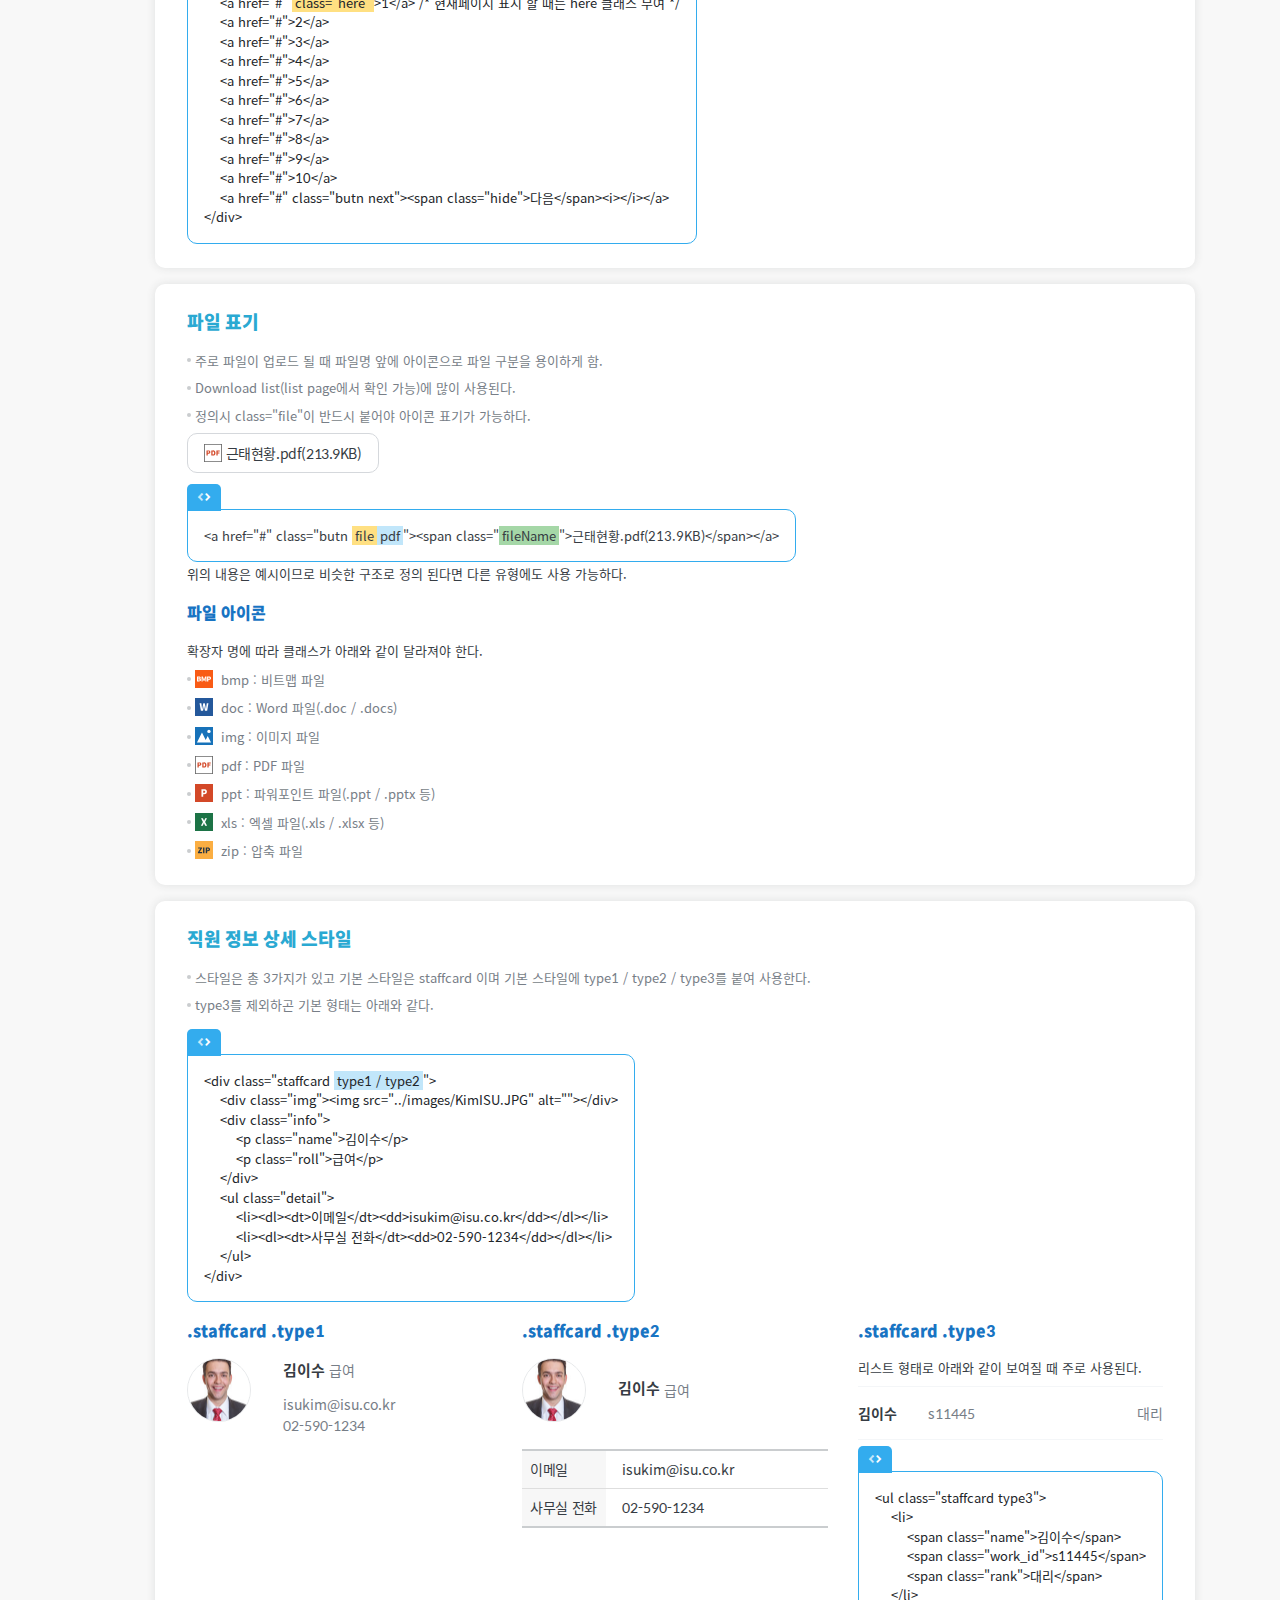
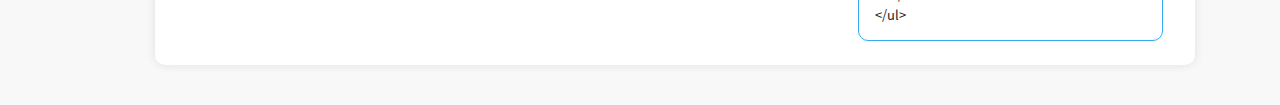
<file: workup/guide_page/etc.html>
<!DOCTYPE html>
<html lang="ko">
<head>
    <meta charset="UTF-8">
    <meta name="viewport" content="width=device-width, initial-scale=1">
    <meta name="robots" content="noindex,nofollow">
    <title>이수시스템 웹 퍼블리싱 가이드</title>
    <link rel="icon" href="../../guide/favicon.ico" type="image/x-icon" />
    <link rel="shortcut icon" href="../../guide/favicon.ico" type="image/x-icon" />
    <link rel="preload" href="../../common/src/font/google_icons/MaterialIconsOutlined-Regular.woff2" as="font" type="font/woff2">
    <link rel="preload" href="../../common/src/font/font.css" as="style">
    
    <link rel="stylesheet" href="../css/external.css"><!-- 외부 css -->
    <link rel="stylesheet" href="../css/portal_style.css"><!-- 포털 css 링크 -->
    <link rel="stylesheet" href="../../guide/guide_style.css"><!-- 가이드 전용 css 링크 -->
</head>
<script async src="https://www.googletagmanager.com/gtag/js?id=G-05LG0GZ2GH"></script>
<script>
  window.dataLayer = window.dataLayer || [];
  function gtag(){dataLayer.push(arguments);}
  gtag('js', new Date());

  gtag('config', 'G-05LG0GZ2GH');
</script>
<body>
    <div class="wrap"><!-- 권한 2개 이상일 경우 class="addAuth" 를 해당 위치에 붙임 -->
        <!-- header -->
        <header class="header">
            <h1><a href="../guide.html" class="logo"><span class="blind">ISU</span></a></h1>
            <!-- gnb -->
            <nav class="gnb">
                <ul>
                    <li class="default ui_accordion"><!-- 임직원공통에만 'default' / 권한에 따라 달라지는 메뉴에는 'auth' Class 부여 -->
                        <a class="depth1 acco_btn"><i>person</i>임직원공통<i class="more"></i></a>
                        <ul class="depth2 acco_cont" style="display: block">
                            <li>
                                <a href="layout.html"><i>web</i>Layout</a>
                            </li>
                            <li>
                                <a href="button.html"><i>touch_app</i>Button</a>
                            </li>
                            <li>
                                <a href="form.html"><i>fact_check</i>Form</a>
                            </li>
                            <li>
                                <a href="input.html"><i>check_box</i>Input</a>
                            </li>
                            <li>
                                <a href="list.html"><i>format_list_bulleted</i>List</a>
                            </li>
                            <li>
                                <a href="tab.html"><i>tab</i>Tab</a>
                            </li>
                            <li>
                                <a href="table.html"><i>table_view</i>Table</a>
                            </li>
                            <li>
                                <a href="popup.html"><i>web_asset</i>Popup</a>
                            </li>
                            <li>
                                <a href="etc.html"><i>more</i>Etc.</a>
                            </li>
                        </ul>
                    </li>
                </ul>
            </nav>
            <!-- // gnb -->
            <!-- <div class="info_hr">
                <button class="btn_hr butn" data-toggle="modal" data-target="#hrmodal"><span><i>outlined_flag</i>HR담당자</span></button>
            </div> -->
        </header>
        <!-- // header -->
        <!-- container -->
        <div class="content main"><!-- 메인페이지에만 해당 클래스에 main 클래스 추가 -->
            <!-- 컨텐츠 상단 고정 영역 -->
            <article class="cont_header">
                <div class="wrap_inner clear">
                    <div class="fl">
                        <!-- 검색어 입력영역 -->
                        <!-- <div class="wrap_search">
                            <input type="text" placeholder="임직원 검색">
                            <button class="btn_search material-icons-outlined"><span>search</span><span class="hide">검색</span></button>
                        </div> -->
                        <!-- // 검색어 입력영역 -->
                    </div>
                    <div class="fr util_list">
                        <button class="butn_ico"><span>lock</span><span class="hide">화면잠금</span></button>
                        <a href="#" class="butn_ico"><span>assignment</span><span class="hide">게시판</span></a>
                        <button class="butn_ico noti on"><span>notifications</span><span class="hide">알림</span></button><!-- 알림이 있을 경우 class="on"이 추가 됨 -->
                        <!-- 프로필 -->
                        <div class="wrap_member ui_dropdown none right">
                            <button class="drop_btn profile"></button><!-- 프로필 버튼 -->
                            <ul class="drop_cont list">
                                <li><a href="#">비밀번호변경</a></li>
                                <li><a href="#">로그아웃</a></li>
                            </ul>
                        </div>
                        <!-- // 프로필 -->
                    </div>
                </div>
            </article>
            <!-- // 컨텐츠 상단 고정 영역 -->
            <!-- 컨텐츠 영역 -->
            <article class="cont">
                <div class="wrap_inner">
                    <div class="cont_row">
                        <section class="box greeting">
                            <h2>기타 Component</h2>
                            <h3 class="tit1 mt0">text style</h3>
                            <h4 class="tit2">color</h4>
                            <div class="row row-cols-2">
                                <div class="col">
                                    <p class="d-block f_color1">font color 1 class 의 f_color1 입니다</p>
                                    <p class="d-block f_color2">font color 2 class 의 f_color2 입니다</p>
                                    <p class="d-block f_color3">font color 3 class 의 f_color3 입니다</p>
                                    <p class="d-block f_color4">font color 4 class 의 f_color4 입니다</p>
                                </div>
                                <div class="col">
                                    <div class="code mt0">
                                        <pre>&lt;p class="f_color1"&gt;font color 1 class 의 f_color1 입니다&lt;/p&gt;
                                            &lt;p class="f_color2"&gt;font color 2 class 의 f_color2 입니다&lt;/p&gt;
                                            &lt;p class="f_color3"&gt;font color 3 class 의 f_color3 입니다&lt;/p&gt;
                                            &lt;p class="f_color4"&gt;font color 4 class 의 f_color4 입니다&lt;/p&gt;</pre>
                                    </div>
                                </div>
                            </div>
                            <h4 class="tit2">말줄임</h4>
                            <h5 class="tit3">한 줄 말줄임</h5>
                            <p class="d-block ellipsis">Lorem Ipsum is simply dummy text of the printing and typesetting industry. Lorem Ipsum has been the industry's standard dummy text ever since the 1500s, when an unknown printer took a galley of type and scrambled it to make a type specimen book. It has survived not only five centuries, but also the leap into electronic typesetting, remaining essentially unchanged. It was popularised in the 1960s with the release of Letraset sheets containing Lorem Ipsum passages, and more recently with desktop publishing software like Aldus PageMaker including versions of Lorem Ipsum.</p>
                            <div class="code">
                                <pre>&lt;p class="<span class="hlight">ellipsis</span>"&gt;Lorem Ipsum is simply dummy text of the printing and&lt;/p&gt;</pre>
                            </div>
                            <h5 class="tit3">두 줄 말줄임</h5>
                            <div class="ellipsis line2">Lorem Ipsum is simply dummy text of the printing and typesetting industry. Lorem Ipsum has been the industry's standard dummy text ever since the 1500s, when an unknown printer took a galley of type and scrambled it to make a type specimen book. It has survived not only five centuries, but also the leap into electronic typesetting, remaining essentially unchanged. It was popularised in the 1960s with the release of Letraset sheets containing Lorem Ipsum passages, and more recently with desktop publishing software like Aldus PageMaker including versions of Lorem Ipsum.</div>
                            <div class="code">
                                <pre>&lt;p class="<span class="hlight">ellipsis</span> <span class="hlight2">line2</span>"&gt;Lorem Ipsum is simply dummy text of the printing and&lt;/p&gt;</pre>
                            </div>
                            <h4 class="tit2">text white space</h4>
                            <p class="d-block wsNor">Lorem Ipsum is simply dummy text of the printing and typesetting industry. Lorem Ipsum has been the industry's standard dummy text ever since the 1500s, when an unknown printer took a galley of type and scrambled it to make a type specimen book. It has survived not only five centuries, but also the leap into electronic typesetting, remaining essentially unchanged. It was popularised in the 1960s with the release of Letraset sheets containing Lorem Ipsum passages, and more recently with desktop publishing software like Aldus PageMaker including versions of Lorem Ipsum.</p>
                            <div class="code">
                                <pre>&lt;p class="<span class="hlight">wsNor</span>"&gt;Lorem Ipsum is simply dummy text of the printing and&lt;/p&gt;</pre>
                            </div>
                            <p class="d-block wsNowrap">Lorem Ipsum is simply dummy text of the printing and typesetting industry. Lorem Ipsum has been the industry's standard dummy text ever since the 1500s, when an unknown printer took a galley of type and scrambled it to make a type specimen book. It has survived not only five centuries, but also the leap into electronic typesetting, remaining essentially unchanged. It was popularised in the 1960s with the release of Letraset sheets containing Lorem Ipsum passages, and more recently with desktop publishing software like Aldus PageMaker including versions of Lorem Ipsum.</p>
                            <div class="code">
                                <pre>&lt;p class="<span class="hlight2">wsNowrap</span>"&gt;Lorem Ipsum is simply dummy text of the printing and&lt;/p&gt;</pre>
                            </div>
                            <p class="d-block wsPre">Lorem Ipsum is simply dummy text of the printing and typesetting industry. Lorem Ipsum has been the industry's standard dummy text ever since the 1500s, when an unknown printer took a galley of type and scrambled it to make a type specimen book. It has survived not only five centuries, but also the leap into electronic typesetting, remaining essentially unchanged. It was popularised in the 1960s with the release of Letraset sheets containing Lorem Ipsum passages, and more recently with desktop publishing software like Aldus PageMaker including versions of Lorem Ipsum.</p>
                            <div class="code">
                                <pre>&lt;p class="<span class="hlight3">wsPre</span>"&gt;Lorem Ipsum is simply dummy text of the printing and&lt;/p&gt;</pre>
                            </div>
                            <h4 class="tit2">정의내용 표시</h4>
                            <h5 class="tit3">기본</h5>
                            <dl class="desc">
                                <dt>이수시스템은</dt>
                                <dd>이수그룹 계열사다. 이수시스템은 1995년 창립 이래, IT컨설팅, 시스템 통합, IT아웃소싱 및 솔루션 개발 사업을 주력으로 기업 환경에 최적화된 IT시스템을 개발해오고 있다.</dd>
                            </dl>
                            <div class="code">
                                <pre>&lt;dl class="<span class="hlight">desc</span>"&gt;
    &lt;dt&gt;이수시스템은&lt;/dt&gt;
    &lt;dd&gt;이수그룹 계열사다. 이수시스템은 1995년 창립 이래, IT컨설팅, 시스템 통합, IT아웃소싱 및 솔루션 개발 사업을 주력으로 기업 환경에 최적화된 IT시스템을 개발해오고 있다.&lt;/dd&gt;
&lt;/dl&gt;</pre>
                            </div>
                            <h5 class="tit3">inline style</h5>
                            <dl class="desc inline">
                                <dt>이수시스템은</dt>
                                <dd>이수그룹 계열사다. 이수시스템은 1995년 창립 이래, IT컨설팅, 시스템 통합, IT아웃소싱 및 솔루션 개발 사업을 주력으로 기업 환경에 최적화된 IT시스템을 개발해오고 있다.</dd>
                            </dl>
                            <div class="code">
                                <pre>&lt;dl class="<span class="hlight">desc</span> <span class="hlight2">inline</span>"&gt;
    &lt;dt&gt;이수시스템은&lt;/dt&gt;
    &lt;dd&gt;이수그룹 계열사다. 이수시스템은 1995년 창립 이래, IT컨설팅, 시스템 통합, IT아웃소싱 및 솔루션 개발 사업을 주력으로 기업 환경에 최적화된 IT시스템을 개발해오고 있다.&lt;/dd&gt;
&lt;/dl&gt;</pre>
                            </div>
                            <h4 class="tit2">필수 항목 check</h4>
                            <dl class="desc">
                                <dt class="req">이수시스템은</dt>
                                <dd>이수그룹 계열사다. 이수시스템은 1995년 창립 이래, IT컨설팅, 시스템 통합, IT아웃소싱 및 솔루션 개발 사업을 주력으로 기업 환경에 최적화된 IT시스템을 개발해오고 있다.</dd>
                            </dl>
                            <div class="code">
                                <pre>&lt;dl class="desc"&gt;
    &lt;dt class="<span class="hlight">req</span>"&gt;이수시스템은&lt;/dt&gt;
    &lt;dd&gt;이수그룹 계열사다. 이수시스템은 1995년 창립 이래, IT컨설팅, 시스템 통합, IT아웃소싱 및 솔루션 개발 사업을 주력으로 기업 환경에 최적화된 IT시스템을 개발해오고 있다.&lt;/dd&gt;
&lt;/dl&gt;</pre>
                            </div>
                        </section>
                    </div>
                    <div class="cont_row">
                        <section class="box greeting main">
                            <h3 class="tit1 mt0">content hover에 따른 content visable 변경</h3>
                            <p class="d-block">main에서 할일 리스트에 마우스를 올릴 때 보여지는 정보가 변경 됨</p>
                            <div class="row row-cols-2">
                                <div class="col">
                                    <a href="#" class="butn mt24">
                                        내용보기
                                        <span class="nothover">처음에는 보여지나 hover가 되면 안보여집니다.</span>
                                        <span class="hover">처음에는 안 보여지나 hover가 되면 보여집니다.</span>
                                    </a>
                                </div>
                                <div class="col">
                                    <div class="code">
                                        <pre>
&lt;a href="#" class="butn mt24"&gt;
    내용보기
    &lt;span class="<span class="hlight2">nothover</span>"&gt;처음에는 보여지나 <span class="hlight2">hover가 되면 안보여집니다.</span>&lt;/span&gt;
    &lt;span class="<span class="hlight">hover</span>"&gt;처음에는 안 보여지나 <span class="hlight">hover가 되면 보여집니다.</span>&lt;/span&gt;
&lt;/a&gt;
                                        </pre>
                                    </div>
                                </div>
                            </div>
                        </section>
                    </div>
                    <div class="cont_row">
                        <section class="box greeting">
                            <h3 class="tit1 mt0">Accordion 버튼</h3>
                            <div class="row">
                                <div class="col-4">
                                    <h4 class="tit2 mt0">기본 스타일</h4>
                                    <div class="ui_accordion">
                                        <a href="#" class="acco_btn">Accordion 버튼<i class="more"></i></a>
                                        <ul class="acco_cont">
                                            <li><a href="#">Accordion 메뉴 1</a></li>
                                            <li><a href="#">Accordion 메뉴 2</a></li>
                                            <li><a href="#">Accordion 메뉴 3</a></li>
                                            <li><a href="#">Accordion 메뉴 4</a></li>
                                        </ul>
                                    </div>
                                </div>
                                <div class="col">
                                    <div class="code">
                                    <pre>
&lt;div class="ui_accordion"&gt;
    &lt;a href="#" class="acco_btn"&gt;Accordion 버튼&lt;i class="more"&gt;&lt;/i&gt;&lt;/a&gt;
    &lt;ul class="acco_cont"&gt;
        &lt;li&gt;&lt;a href="#"&gt;Accordion 메뉴 1&lt;/a&gt;&lt;/li&gt;
        &lt;li&gt;&lt;a href="#"&gt;Accordion 메뉴 2&lt;/a&gt;&lt;/li&gt;
        &lt;li&gt;&lt;a href="#"&gt;Accordion 메뉴 3&lt;/a&gt;&lt;/li&gt;
        &lt;li&gt;&lt;a href="#"&gt;Accordion 메뉴 4&lt;/a&gt;&lt;/li&gt;
    &lt;/ul&gt;
&lt;/div&gt;</pre>
                                    </div>
                                </div>
                            </div>
                            <div class="row">
                                <div class="col-4">
                                    <h4 class="tit2">스타일 2</h4>
                                    <div class="ui_accordion type2">
                                        <a href="#" class="acco_btn">Accordion type2 버튼<i class="more"></i></a>
                                        <ul class="acco_cont">
                                            <li><a href="#">Accordion type2 메뉴 1</a></li>
                                            <li><a href="#">Accordion type2 메뉴 2</a></li>
                                            <li><a href="#">Accordion type2 메뉴 3</a></li>
                                            <li><a href="#">Accordion type2 메뉴 4</a></li>
                                        </ul>
                                    </div>
                                </div>
                                <div class="col">
                                    <div class="code">
                                    <pre>
&lt;div class="ui_accordion <span class="hlight">type2</span>"&gt;
    &lt;a href="#" class="acco_btn"&gt;Accordion type2 버튼&lt;i class="more"&gt;&lt;/i&gt;&lt;/a&gt;
    &lt;ul class="acco_cont"&gt;
        &lt;li&gt;&lt;a href="#"&gt;Accordion type2 메뉴 1&lt;/a&gt;&lt;/li&gt;
        &lt;li&gt;&lt;a href="#"&gt;Accordion type2 메뉴 2&lt;/a&gt;&lt;/li&gt;
        &lt;li&gt;&lt;a href="#"&gt;Accordion type2 메뉴 3&lt;/a&gt;&lt;/li&gt;
        &lt;li&gt;&lt;a href="#"&gt;Accordion type2 메뉴 4&lt;/a&gt;&lt;/li&gt;
    &lt;/ul&gt;
&lt;/div&gt;</pre>
                                    </div>
                                </div>
                            </div>
                            <p>기본 스타일에서 class="type2"가 추가 되면 위와 같은 스타일이 된다.</p>
                        </section>
                    </div>    
                    <div class="cont_row">
                        <section class="box greeting">
                            <h3 class="tit1 mt0">Dropdown 버튼</h3>
                            <ul class="list_txt mt8">
                                <li>모든 형태의 드롭다운 class="ui_dropdown"에 해당 클래스가 붙으면 아래와 같이 변화함<br>
                                - type2 : 기본 버튼의 height가 32px 에서 40px로 변경<br>
                                - right : 드롭다운 선택영역 box가 오른쪽으로 붙어서 열림
                                </li>
                            </ul>
                            <h4 class="tit2 mb0">기본</h4>
                            <div class="row row-cols-2">
                                <div class="col">
                                    <h5 class="tit3">좌측정렬</h5>
                                    <div class="ui_dropdown">
                                        <!-- 드롭다운 버튼 -->
                                        <button class="drop_btn material-icons-outlined">
                                            <span>옵션1</span>
                                        </button>
                                        <!-- // 드롭다운 버튼 -->
                                        <!-- 드롭다운 선택영역 -->
                                        <ul class="drop_cont list">
                                            <li><a href="#">옵션1</a></li>
                                            <li><a href="#">옵션2</a></li>
                                            <li><a href="#">옵션3</a></li>
                                        </ul>
                                        <!-- // 드롭다운 선택영역 -->
                                    </div>
                                    <div class="code">
                                        <pre>
&lt;div class="ui_dropdown"&gt;
    &lt;!-- 드롭다운 버튼 --&gt;
    &lt;button class="drop_btn material-icons-outlined"&gt;
        &lt;span&gt;전체&lt;/span&gt;
    &lt;/button&gt;
    &lt;!-- // 드롭다운 버튼 --&gt;
    &lt;!-- 드롭다운 선택영역 --&gt;
    &lt;ul class="drop_cont list"&gt;
        &lt;li&gt;&lt;a href="#"&gt;옵션1&lt;/a&gt;&lt;/li&gt;
        &lt;li&gt;&lt;a href="#"&gt;옵션2&lt;/a&gt;&lt;/li&gt;
        &lt;li&gt;&lt;a href="#"&gt;옵션3&lt;/a&gt;&lt;/li&gt;
    &lt;/ul&gt;
    &lt;!-- // 드롭다운 선택영역 --&gt;
&lt;/div&gt;</pre>
                                    </div>
                                </div>
                                <div class="col">
                                    <h5 class="tit3">우측정렬</h5>
                                    <div class="ui_dropdown right"><!-- 드롭다운 버튼 클래스에 right 클래스가 붙으면 list div가 우측으로 붙은 방향으로 열림 -->
                                        <!-- 드롭다운 버튼 -->
                                        <button class="drop_btn material-icons-outlined">
                                            <span>옵션1</span>
                                        </button>
                                        <!-- // 드롭다운 버튼 -->
                                        <!-- 드롭다운 선택영역 -->
                                        <ul class="drop_cont list">
                                            <li><a href="#">옵션1</a></li>
                                            <li><a href="#">옵션2</a></li>
                                            <li><a href="#">옵션3</a></li>
                                        </ul>
                                        <!-- // 드롭다운 선택영역 -->
                                    </div>
                                    <div class="code">
                                        <pre>
&lt;div class="ui_dropdown <span class="hlight">right</span>"&gt;
    &lt;!-- 드롭다운 버튼 --&gt;
    &lt;button class="drop_btn material-icons-outlined"&gt;
        &lt;span&gt;전체&lt;/span&gt;
    &lt;/button&gt;
    &lt;!-- // 드롭다운 버튼 --&gt;
    &lt;!-- 드롭다운 선택영역 --&gt;
    &lt;ul class="drop_cont list"&gt;
        &lt;li&gt;&lt;a href="#"&gt;옵션1&lt;/a&gt;&lt;/li&gt;
        &lt;li&gt;&lt;a href="#"&gt;옵션2&lt;/a&gt;&lt;/li&gt;
        &lt;li&gt;&lt;a href="#"&gt;옵션3&lt;/a&gt;&lt;/li&gt;
    &lt;/ul&gt;
    &lt;!-- // 드롭다운 선택영역 --&gt;
&lt;/div&gt;</pre>
                                    </div>
                                    <p>기본 구조에 <span class="hlight">class="right" 라는 클래스를 추가</span>해서 사용</p>
                                </div>
                            </div>
                            <div>
                                <h4 class="tit2">날짜 선택형</h4>
                                <div class="ui_dropdown date">
                                    <!-- 드롭다운 버튼 -->
                                    <button class="drop_btn material-icons-outlined">
                                        <span><span class="year">2021</span>-<span class="month">08</span></span>
                                    </button>
                                    <!-- // 드롭다운 버튼 -->
                                    <!-- 드롭다운 선택영역 -->
                                    <div class="drop_cont">
                                        <div class="clearfix">
                                            <ul class="list year">
                                                <li><a>2016</a></li>
                                                <li><a>2017</a></li>
                                                <li><a>2018</a></li>
                                                <li><a>2019</a></li>
                                                <li><a>2020</a></li>
                                                <li><a>2021</a></li>
                                                <li><a>2022</a></li>
                                                <li><a>2023</a></li>
                                                <li><a>2024</a></li>
                                                <li><a>2025</a></li>
                                            </ul>
                                            <ul class="list month">
                                                <li><a>01</a></li>
                                                <li><a>02</a></li>
                                                <li><a>03</a></li>
                                                <li><a>04</a></li>
                                                <li><a>05</a></li>
                                                <li><a>06</a></li>
                                                <li><a>07</a></li>
                                                <li><a>08</a></li>
                                                <li><a>09</a></li>
                                                <li><a>10</a></li>
                                                <li><a>11</a></li>
                                                <li><a>12</a></li>
                                            </ul>
                                        </div>
                                        <div class="drop_cont_btn">
                                            <button type="button" class="butn outline cancel">취소</button>
                                            <button type="button" class="butn deepblue comfirm">저장</button>
                                        </div>
                                    </div>
                                    <!-- // 드롭다운 선택영역 -->
                                </div>
                                <div class="code">
                                <pre>
&lt;div class="ui_dropdown date"&gt;
    &lt;!-- 드롭다운 버튼 --&gt;
    &lt;button class="drop_btn"&gt;
        &lt;span&gt;&lt;span class="year"&gt;2021&lt;/span&gt;-&lt;span class="month"&gt;08&lt;/span&gt;&lt;/span&gt;
    &lt;/button&gt;
    &lt;!-- // 드롭다운 버튼 --&gt;
    &lt;!-- 드롭다운 선택영역 --&gt;
    &lt;div class="drop_cont"&gt;
        &lt;div class="clearfix"&gt;
            &lt;ul class="list year"&gt;
                &lt;li&gt;&lt;a&gt;2016&lt;/a&gt;&lt;/li&gt;
                &lt;li&gt;&lt;a&gt;2017&lt;/a&gt;&lt;/li&gt;
                &lt;li&gt;&lt;a&gt;2018&lt;/a&gt;&lt;/li&gt;
                &lt;li&gt;&lt;a&gt;2019&lt;/a&gt;&lt;/li&gt;
                &lt;li&gt;&lt;a&gt;2020&lt;/a&gt;&lt;/li&gt;
                &lt;li&gt;&lt;a&gt;2021&lt;/a&gt;&lt;/li&gt;
                &lt;li&gt;&lt;a&gt;2022&lt;/a&gt;&lt;/li&gt;
                &lt;li&gt;&lt;a&gt;2023&lt;/a&gt;&lt;/li&gt;
                &lt;li&gt;&lt;a&gt;2024&lt;/a&gt;&lt;/li&gt;
                &lt;li&gt;&lt;a&gt;2025&lt;/a&gt;&lt;/li&gt;
            &lt;/ul&gt;
            &lt;ul class="list month"&gt;
                &lt;li&gt;&lt;a&gt;01&lt;/a&gt;&lt;/li&gt;
                &lt;li&gt;&lt;a&gt;02&lt;/a&gt;&lt;/li&gt;
                &lt;li&gt;&lt;a&gt;03&lt;/a&gt;&lt;/li&gt;
                &lt;li&gt;&lt;a&gt;04&lt;/a&gt;&lt;/li&gt;
                &lt;li&gt;&lt;a&gt;05&lt;/a&gt;&lt;/li&gt;
                &lt;li&gt;&lt;a&gt;06&lt;/a&gt;&lt;/li&gt;
                &lt;li&gt;&lt;a&gt;07&lt;/a&gt;&lt;/li&gt;
                &lt;li&gt;&lt;a&gt;08&lt;/a&gt;&lt;/li&gt;
                &lt;li&gt;&lt;a&gt;09&lt;/a&gt;&lt;/li&gt;
                &lt;li&gt;&lt;a&gt;10&lt;/a&gt;&lt;/li&gt;
                &lt;li&gt;&lt;a&gt;11&lt;/a&gt;&lt;/li&gt;
                &lt;li&gt;&lt;a&gt;12&lt;/a&gt;&lt;/li&gt;
            &lt;/ul&gt;
        &lt;/div&gt;
        &lt;div class="drop_cont_btn"&gt;
            &lt;button type="button" class="butn outline cancel"&gt;취소&lt;/button&gt;
            &lt;button type="button" class="butn deepblue comfirm"&gt;저장&lt;/button&gt;
        &lt;/div&gt;
    &lt;/div&gt;
    &lt;!-- // 드롭다운 선택영역 --&gt;
&lt;/div&gt;</pre>
                                </div>
                            </div>
                            <div>
                                <h4 class="tit2">복합형</h4>
                                <div class="ui_dropdown">
                                    <!-- 드롭다운 버튼 -->
                                    <button class="drop_btn material-icons-outlined">
                                        <span>전체기간</span>
                                    </button>
                                    <!-- // 드롭다운 버튼 -->
                                    <!-- 드롭다운 선택영역 -->
                                    <div class="drop_cont multi_sel_date">
                                        <ul>
                                            <li><a href="#">전체기간</a></li>
                                            <li><a href="#">1일</a></li>
                                            <li><a href="#">1주</a></li>
                                            <li><a href="#">1개월</a></li>
                                            <li><a href="#">3개월</a></li>
                                        </ul>
                                        <div class="pickDate">
                                            <dl>
                                                <dt>기간입력</dt>
                                                <dd class="sel_date">
                                                    <div class="inputGroup date">
                                                        <button type="button" class="butn_ico" onclick="sampleBtn(this)" inp="normal_calendar1"><span>date_range</span></button>
                                                        <input type="text" id="normal_calendar1" placeholder="시작일">
                                                    </div>
                                                    <div class="inputGroup date">
                                                        <button type="button" class="butn_ico" onclick="sampleBtn(this)" inp="normal_calendar2"><span>date_range</span></button>
                                                        <input type="text" id="normal_calendar2" placeholder="종료일">
                                                    </div>
                                                </dd>
                                            </dl>
                                            <button class="butn block black1">설정</button>
                                        </div>
                                    </div>
                                    <!-- // 드롭다운 선택영역 -->
                                </div>
                                <div class="code">
                                    <pre>
&lt;div class="ui_dropdown"&gt;
    &lt;!-- 드롭다운 버튼 --&gt;
    &lt;button class="drop_btn material-icons-outlined"&gt;
        &lt;span&gt;전체기간&lt;/span&gt;
    &lt;/button&gt;
    &lt;!-- // 드롭다운 버튼 --&gt;
    &lt;!-- 드롭다운 선택영역 --&gt;
    &lt;div class="drop_cont <span class="hlight">multi_sel_date</span>"&gt;&lt;-- <span class="hlight">해당 클래스가 추가 되어야 형태가 유지됨</span> --&gt;
        &lt;ul&gt;
            &lt;li&gt;&lt;a href="#"&gt;전체기간&lt;/a&gt;&lt;/li&gt;
            &lt;li&gt;&lt;a href="#"&gt;1일&lt;/a&gt;&lt;/li&gt;
            &lt;li&gt;&lt;a href="#"&gt;1주&lt;/a&gt;&lt;/li&gt;
            &lt;li&gt;&lt;a href="#"&gt;1개월&lt;/a&gt;&lt;/li&gt;
            &lt;li&gt;&lt;a href="#"&gt;3개월&lt;/a&gt;&lt;/li&gt;
        &lt;/ul&gt;
        &lt;div class="pickDate"&gt;
            &lt;dl&gt;
                &lt;dt&gt;기간입력&lt;/dt&gt;
                &lt;dd class="sel_date"&gt;
                    &lt;div class="inputGroup date"&gt;
                        &lt;button type="button" class="butn_ico" onclick="sampleBtn(this)" inp="normal_calendar1"&gt;&lt;span&gt;date_range&lt;/span&gt;&lt;/button&gt;
                        &lt;input type="text" id="normal_calendar1" placeholder="시작일"&gt;
                    &lt;/div&gt;
                    &lt;div class="inputGroup date"&gt;
                        &lt;button type="button" class="butn_ico" onclick="sampleBtn(this)" inp="normal_calendar2"&gt;&lt;span&gt;date_range&lt;/span&gt;&lt;/button&gt;
                        &lt;input type="text" id="normal_calendar2" placeholder="종료일"&gt;
                    &lt;/div&gt;
                &lt;/dd&gt;
            &lt;/dl&gt;
            &lt;button class="butn block black1"&gt;설정&lt;/button&gt;
        &lt;/div&gt;
    &lt;/div&gt;
    &lt;!-- // 드롭다운 선택영역 --&gt;
&lt;/div&gt;</pre>
                                </div>
                            </div>
                        </section>
                    </div>    
                    <div class="cont_row">
                        <section class="box greeting">
                            <h3 class="tit1 mt0">Progress bar</h3>
                            <h4 class="tit2">배경 영역이 있는 스타일</h4>
                            <p class="mb8">progress bar의 너비를 class="bar"가 있는 영역에 인라인으로 넣어줘야 한다.</p>
                            <div class="code">
                                <pre>
&lt;div class="progress"&gt;
    &lt;div class="<span class="hlight4">bar</span> <span class="hlight3">green</span> / <span class="hlight2">blue</span> / <span class="hlight">yellow</span>" style="width: calc((30 / 40) * 100%)"&gt;&lt;/div&gt;
&lt;/div&gt;</pre>
                            </div>
                            <h5 class="tit3">green</h5>
                            <div class="progress my-2">
                                <div class="bar green" style="width: calc((30 / 40) * 100%)"></div>
                            </div>
                            <h5 class="tit3">blue</h5>
                            <div class="progress my-2">
                                <div class="bar blue" style="width: calc((30 / 40) * 100%)"></div><!-- bar 클래스에 class="green" 추가 시 초록색의 진행바가 보임 / 해당 dom에 인라인으로 가로 사이즈 입력시 progress 바가 보임 -->
                            </div>
                            <h5 class="tit3">yellow</h5>
                            <div class="progress my-2">
                                <div class="bar yellow" style="width: calc((30 / 40) * 100%)"></div>
                            </div>
                            <h4 class="tit2">배경 영역이 없는 스타일</h4>
                            <div class="code">
                                <pre>
&lt;div class="progress <span class="hlight4">bar</span> <span class="hlight3">green</span> / <span class="hlight2">blue</span> / <span class="hlight">yellow</span>" style="width: calc((40 / 40) * 59.35%)"&gt;&lt;/div&gt;</pre>
                            </div>
                            <h5 class="tit3">green</h5>
                            <div class="progress bar green" style="width: calc((40 / 40) * 59.35%)"></div>
                            <h5 class="tit3">blue</h5>
                            <div class="progress bar blue" style="width: calc((40 / 40) * 59.35%)"></div>
                            <h5 class="tit3">yellow</h5>
                            <div class="progress bar yellow" style="width: calc((40 / 40) * 59.35%)"></div>
                        </section>
                    </div>    
                    <div class="cont_row">
                        <section class="box greeting">
                            <h3 class="tit1 mt0">Pagination</h3>
                            <div class="pagination">
                                <a href="#" class="butn prev"><span class="hide">이전</span><i></i></a>
                                <a href="#" class="here">1</a>
                                <a href="#">2</a>
                                <a href="#">3</a>
                                <a href="#">4</a>
                                <a href="#">5</a>
                                <a href="#">6</a>
                                <a href="#">7</a>
                                <a href="#">8</a>
                                <a href="#">9</a>
                                <a href="#">10</a>
                                <a href="#" class="butn next"><span class="hide">다음</span><i></i></a>
                            </div>
                            <div class="code">
                            <pre>
&lt;div class="pagination"&gt;
    &lt;a href="#" class="butn prev"&gt;&lt;span class="hide"&gt;이전&lt;/span&gt;&lt;i&gt;&lt;/i&gt;&lt;/a&gt;
    &lt;a href="#" <span class="hlight">class="here"</span>&gt;1&lt;/a&gt; /* 현재페이지 표시 할 때는 here 클래스 부여 */
    &lt;a href="#"&gt;2&lt;/a&gt;
    &lt;a href="#"&gt;3&lt;/a&gt;
    &lt;a href="#"&gt;4&lt;/a&gt;
    &lt;a href="#"&gt;5&lt;/a&gt;
    &lt;a href="#"&gt;6&lt;/a&gt;
    &lt;a href="#"&gt;7&lt;/a&gt;
    &lt;a href="#"&gt;8&lt;/a&gt;
    &lt;a href="#"&gt;9&lt;/a&gt;
    &lt;a href="#"&gt;10&lt;/a&gt;
    &lt;a href="#" class="butn next"&gt;&lt;span class="hide"&gt;다음&lt;/span&gt;&lt;i&gt;&lt;/i&gt;&lt;/a&gt;
&lt;/div&gt;</pre>
                            </div>
                        </section>
                    </div>    
                    <div class="cont_row">
                        <section class="box greeting">
                            <h3 class="tit1 mt0">파일 표기</h3>
                            <ul class="list_txt mt8">
                                <li>주로 파일이 업로드 될 때 파일명 앞에 아이콘으로 파일 구분을 용이하게 함.</li>
                                <li>Download list(list page에서 확인 가능)에 많이 사용된다.</li>
                                <li>정의시 class="file"이 반드시 붙어야 아이콘 표기가 가능하다.</li>
                            </ul>
                            <div class="mt8">
                                <a href="#" class="butn outline file pdf"><span class="fileName">근태현황.pdf(213.9KB)</span></a>
                            </div>
                            <div class="code">
                                &lt;a href="#" class="butn <span class="hlight">file</span> <span class="hlight2">pdf</span>"&gt;&lt;span class="<span class="hlight3">fileName</span>"&gt;근태현황.pdf(213.9KB)&lt;/span&gt;&lt;/a&gt;
                            </div>
                            <p>위의 내용은 예시이므로 비슷한 구조로 정의 된다면 다른 유형에도 사용 가능하다.</p>
                            <h4 class="tit2">파일 아이콘</h4>
                            <p>확장자 명에 따라 클래스가 아래와 같이 달라져야 한다.</p>
                            <ul class="list_txt mt8">
                                <li><span href="#" class="file bmp"><span class="fileName"></span></span> bmp : 비트맵 파일</li>
                                <li><span href="#" class="file doc"><span class="fileName"></span></span> doc : Word 파일(.doc / .docs)</li>
                                <li><span href="#" class="file img"><span class="fileName"></span></span> img : 이미지 파일</li>
                                <li><span href="#" class="file pdf"><span class="fileName"></span></span> pdf : PDF 파일</li>
                                <li><span href="#" class="file ppt"><span class="fileName"></span></span> ppt : 파워포인트 파일(.ppt / .pptx 등)</li>
                                <li><span href="#" class="file xls"><span class="fileName"></span></span> xls : 엑셀 파일(.xls / .xlsx 등)</li>
                                <li><span href="#" class="file zip"><span class="fileName"></span></span> zip : 압축 파일</li>
                            </ul>
                        </section>
                    </div>    
                    <div class="cont_row">
                        <section class="box greeting">
                            <h3 class="tit1 mt0">직원 정보 상세 스타일</h3>
                            <ul class="list_txt pb-2">
                                <li>스타일은 총 3가지가 있고 기본 스타일은 staffcard 이며 기본 스타일에 type1 / type2 / type3를 붙여 사용한다.</li>
                                <li>type3를 제외하곤 기본 형태는 아래와 같다.</li>
                            </ul>
                            <div class="code">
                                <pre>
&lt;div class="staffcard <span class="hlight2">type1 / type2</span>"&gt;
    &lt;div class="img"&gt;&lt;img src="../images/KimISU.JPG" alt=""&gt;&lt;/div&gt;
    &lt;div class="info"&gt;
        &lt;p class="name"&gt;김이수&lt;/p&gt;
        &lt;p class="roll"&gt;급여&lt;/p&gt;
    &lt;/div&gt;
    &lt;ul class="detail"&gt;
        &lt;li&gt;&lt;dl&gt;&lt;dt&gt;이메일&lt;/dt&gt;&lt;dd&gt;isukim@isu.co.kr&lt;/dd&gt;&lt;/dl&gt;&lt;/li&gt;
        &lt;li&gt;&lt;dl&gt;&lt;dt&gt;사무실 전화&lt;/dt&gt;&lt;dd&gt;02-590-1234&lt;/dd&gt;&lt;/dl&gt;&lt;/li&gt;
    &lt;/ul&gt;
&lt;/div&gt;</pre>
                            </div>
                            <div class="row row-cols-3">
                                <div class="col">
                                    <h4 class="tit2">.staffcard .type1</h4>
                                    <div class="staffcard type1">
                                        <div class="img"><img src="../images/KimISU.JPG" alt=""></div>
                                        <div class="info">
                                            <p class="name">김이수</p>
                                            <p class="roll">급여</p>
                                        </div>
                                        <ul class="detail">
                                            <li><dl><dt>이메일</dt><dd>isukim@isu.co.kr</dd></dl></li>
                                            <li><dl><dt>사무실 전화</dt><dd>02-590-1234</dd></dl></li>
                                        </ul>
                                    </div>
                                </div>
                                <div class="col">
                                    <h4 class="tit2">.staffcard .type2</h4>
                                    <div class="staffcard type2">
                                        <div class="img"><img src="../images/KimISU.JPG" alt=""></div>
                                        <div class="info">
                                            <p class="name">김이수</p>
                                            <p class="roll">급여</p>
                                        </div>
                                        <ul class="detail">
                                            <li><dl><dt>이메일</dt><dd>isukim@isu.co.kr</dd></dl></li>
                                            <li><dl><dt>사무실 전화</dt><dd>02-590-1234</dd></dl></li>
                                        </ul>
                                    </div>
                                </div>
                                <div class="col">
                                    <h4 class="tit2">.staffcard .type3</h4>
                                    <p class="mb-2">리스트 형태로 아래와 같이 보여질 때 주로 사용된다.</p>
                                    <ul class="staffcard type3">
                                        <li><span class="name">김이수</span><span class="work_id">s11445</span><span class="rank">대리</span></li>
                                    </ul>
                                    <div class="code">
                                        <pre>&lt;ul class="staffcard type3"&gt;
    &lt;li&gt;
        &lt;span class="name"&gt;김이수&lt;/span&gt;
        &lt;span class="work_id"&gt;s11445&lt;/span&gt;
        &lt;span class="rank"&gt;대리&lt;/span&gt;
    &lt;/li&gt;
&lt;/ul&gt;</pre>
                                    </div>
                                </div>
                            </div>
                        </section>
                    </div>
                </div>
            </article>
            <!-- // 컨텐츠 영역 -->
        </div>
        <!-- // container -->
    </div>
</body>
<!-- 외부파일 스크립트 -->
<script src="../../common/src/plugins/jQuery-3.6.0/jquery-3.6.0.min.js"></script>
<script src="../../common/src/plugins/jQuery-slimScroll-1.3.8/jquery.slimscroll.min.js"></script>
<script src="../../common/src/plugins/bootstrap-4.6.0/dist/js/bootstrap.bundle.min.js"></script>
<!-- <script src="../src/plugins/jsCalendar_v1.4.4/source/jsCalendar.min.js"></script> -->
<!-- <script src="../src/plugins/jsCalendar_v1.4.4/source/jsCalendar.lang.ko.js"></script> -->
<script src="../js/common.js"></script>
<!-- // 외부파일 스크립트 -->
</html>
</file>
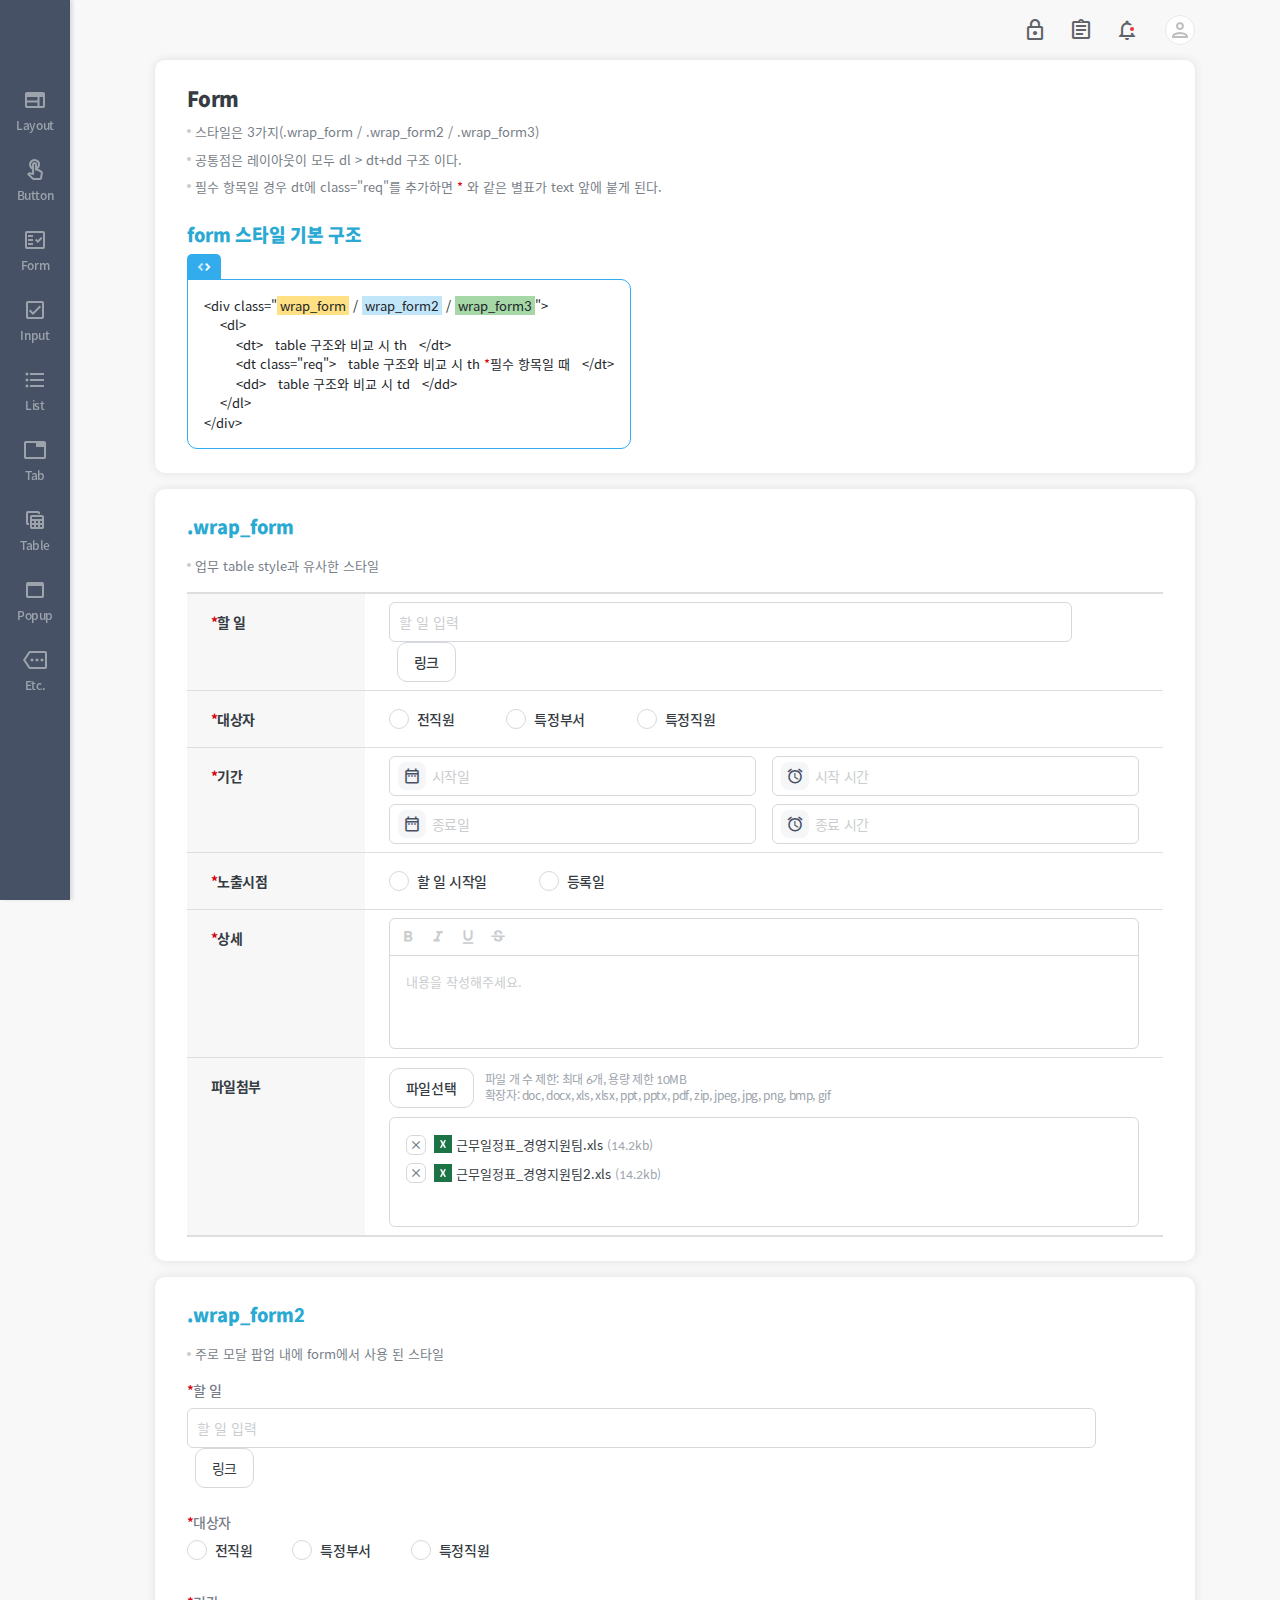
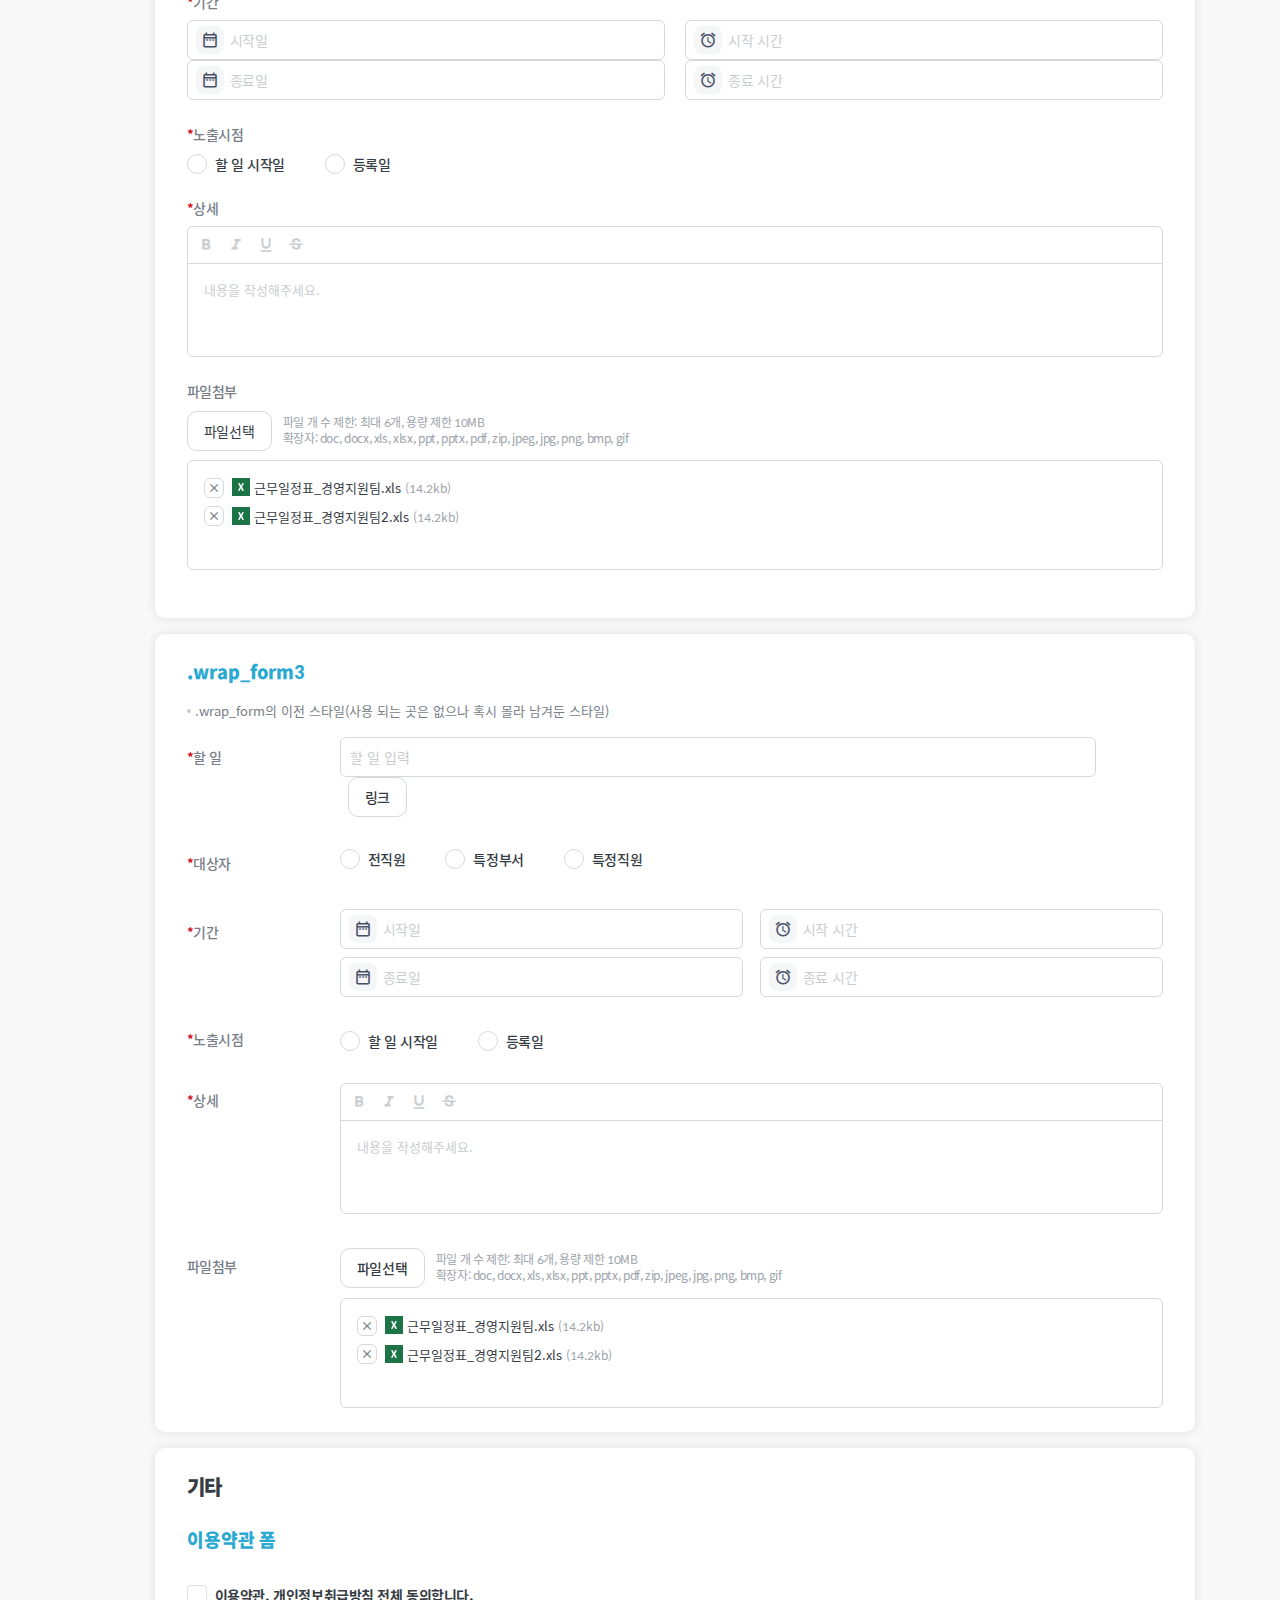
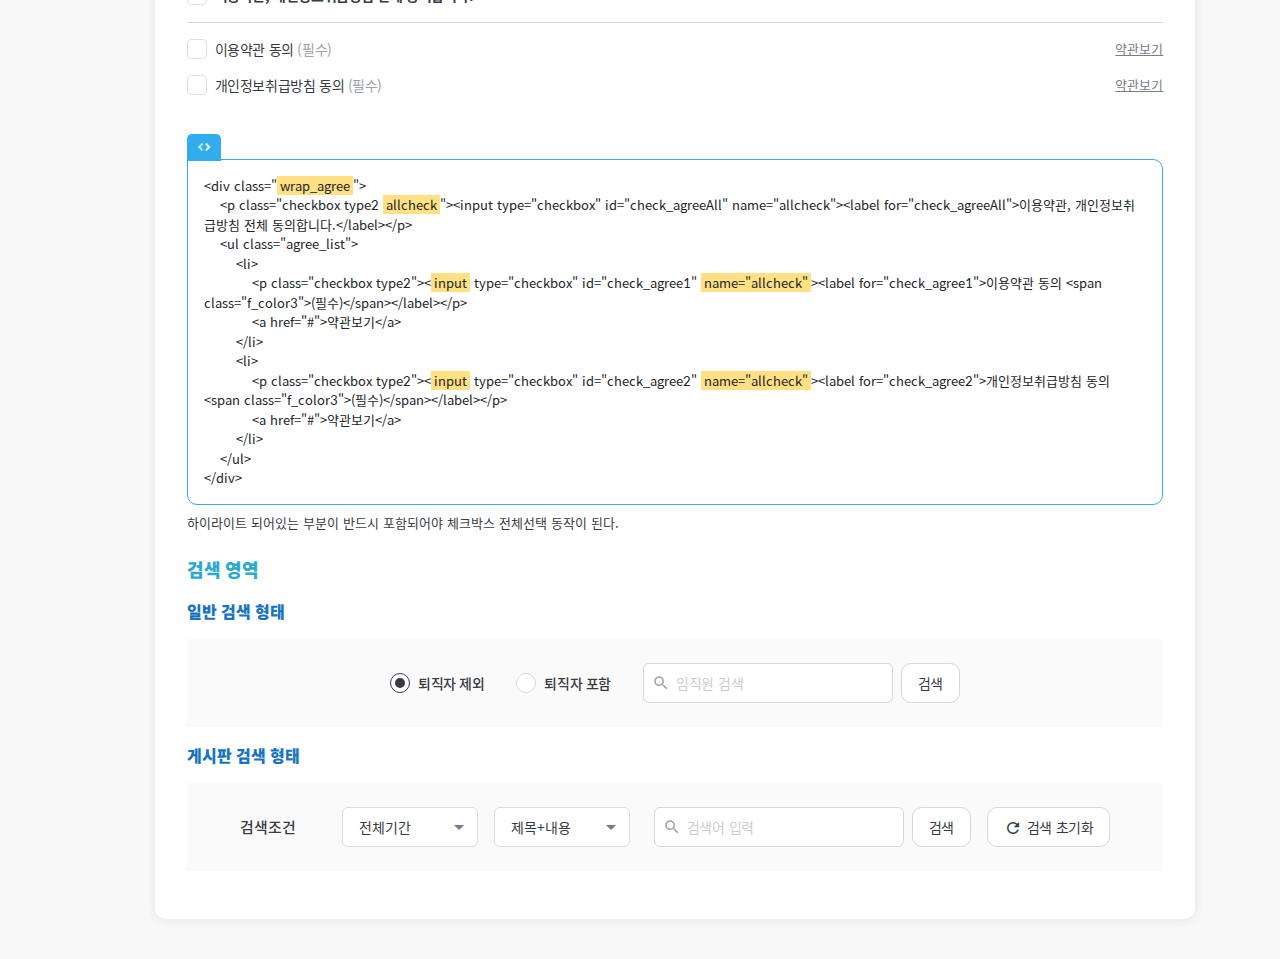
<file: workup/guide_page/form.html>
<!DOCTYPE html>
<html lang="ko">
<head>
    <meta charset="UTF-8">
    <meta name="viewport" content="width=device-width, initial-scale=1">
    <meta name="robots" content="noindex,nofollow">
    <title>이수시스템 웹 퍼블리싱 가이드</title>
    <link rel="icon" href="../../guide/favicon.ico" type="image/x-icon" />
    <link rel="shortcut icon" href="../../guide/favicon.ico" type="image/x-icon" />
    <link rel="preload" href="../../common/src/font/google_icons/MaterialIconsOutlined-Regular.woff2" as="font" type="font/woff2">
    <link rel="preload" href="../../common/src/font/font.css" as="style">
    
    <link rel="stylesheet" href="../css/external.css"><!-- 외부 css -->
    <link rel="stylesheet" href="../css/portal_style.css"><!-- 포털 css 링크 -->
    <link rel="stylesheet" href="../../guide/guide_style.css"><!-- 가이드 전용 css 링크 -->
</head>
<script async src="https://www.googletagmanager.com/gtag/js?id=G-05LG0GZ2GH"></script>
<script>
  window.dataLayer = window.dataLayer || [];
  function gtag(){dataLayer.push(arguments);}
  gtag('js', new Date());

  gtag('config', 'G-05LG0GZ2GH');
</script>
<body>
    <div class="wrap"><!-- 권한 2개 이상일 경우 class="addAuth" 를 해당 위치에 붙임 -->
        <!-- header -->
        <header class="header">
            <h1><a href="../guide.html" class="logo"><span class="blind">ISU</span></a></h1>
            <!-- gnb -->
            <nav class="gnb">
                <ul>
                    <li class="default ui_accordion"><!-- 임직원공통에만 'default' / 권한에 따라 달라지는 메뉴에는 'auth' Class 부여 -->
                        <a class="depth1 acco_btn"><i>person</i>임직원공통<i class="more"></i></a>
                        <ul class="depth2 acco_cont" style="display: block">
                            <li>
                                <a href="layout.html"><i>web</i>Layout</a>
                            </li>
                            <li>
                                <a href="button.html"><i>touch_app</i>Button</a>
                            </li>
                            <li>
                                <a href="form.html"><i>fact_check</i>Form</a>
                            </li>
                            <li>
                                <a href="input.html"><i>check_box</i>Input</a>
                            </li>
                            <li>
                                <a href="list.html"><i>format_list_bulleted</i>List</a>
                            </li>
                            <li>
                                <a href="tab.html"><i>tab</i>Tab</a>
                            </li>
                            <li>
                                <a href="table.html"><i>table_view</i>Table</a>
                            </li>
                            <li>
                                <a href="popup.html"><i>web_asset</i>Popup</a>
                            </li>
                            <li>
                                <a href="etc.html"><i>more</i>Etc.</a>
                            </li>
                        </ul>
                    </li>
                </ul>
            </nav>
            <!-- // gnb -->
            <!-- <div class="info_hr">
                <button class="btn_hr butn" data-toggle="modal" data-target="#hrmodal"><span><i>outlined_flag</i>HR담당자</span></button>
            </div> -->
        </header>
        <!-- // header -->
        <!-- container -->
        <div class="content main"><!-- 메인페이지에만 해당 클래스에 main 클래스 추가 -->
            <!-- 컨텐츠 상단 고정 영역 -->
            <article class="cont_header">
                <div class="wrap_inner clear">
                    <div class="fl">
                        <!-- 검색어 입력영역 -->
                        <!-- <div class="wrap_search">
                            <input type="text" placeholder="임직원 검색">
                            <button class="btn_search material-icons-outlined"><span>search</span><span class="hide">검색</span></button>
                        </div> -->
                        <!-- // 검색어 입력영역 -->
                    </div>
                    <div class="fr util_list">
                        <button class="butn_ico"><span>lock</span><span class="hide">화면잠금</span></button>
                        <a href="#" class="butn_ico"><span>assignment</span><span class="hide">게시판</span></a>
                        <button class="butn_ico noti on"><span>notifications</span><span class="hide">알림</span></button><!-- 알림이 있을 경우 class="on"이 추가 됨 -->
                        <!-- 프로필 -->
                        <div class="wrap_member ui_dropdown none right">
                            <button class="drop_btn profile"></button><!-- 프로필 버튼 -->
                            <ul class="drop_cont list">
                                <li><a href="#">비밀번호변경</a></li>
                                <li><a href="#">로그아웃</a></li>
                            </ul>
                        </div>
                        <!-- // 프로필 -->
                    </div>
                </div>
            </article>
            <!-- // 컨텐츠 상단 고정 영역 -->
            <!-- 컨텐츠 영역 -->
            <article class="cont">
                <div class="wrap_inner">
                    <div class="cont_row">
                        <section class="box greeting">
                            <h2>Form</h2>
                            <ul class="list_txt">
                                <li>스타일은 3가지(.wrap_form / .wrap_form2 / .wrap_form3)</li>
                                <li>공통점은 레이아웃이 모두 dl > dt+dd 구조 이다.</li>
                                <li>필수 항목일 경우 dt에 class="req"를 추가하면 <span class="req"></span>  와 같은 별표가 text 앞에 붙게 된다.</li>
                            </ul>
                            <h3 class="tit1">form 스타일 기본 구조</h3>
                            <div class="code">
                                <pre>
&lt;div class="<span class="hlight">wrap_form</span> / <span class="hlight2">wrap_form2</span> / <span class="hlight3">wrap_form3</span>"&gt;
    &lt;dl&gt;
        &lt;dt&gt;   table 구조와 비교 시 th   &lt;/dt&gt;
        &lt;dt class="req"&gt;   table 구조와 비교 시 th <span class="req">필수</span> 항목일 때   &lt;/dt&gt;
        &lt;dd&gt;   table 구조와 비교 시 td   &lt;/dd&gt;
    &lt;/dl&gt;
&lt;/div&gt;</pre>
                            </div>
                        </section>
                    </div>
                    <div class="cont_row">
                        <section class="box greeting">
                            <h3 class="tit1 mt0">.wrap_form</h3>
                            <ul class="list_txt mb16">
                                <li>업무 table style과 유사한 스타일</li>
                            </ul>
                            <div class="wrap_form">
                                <dl>
                                    <dt class="req">할 일</dt>
                                    <dd>
                                        <div class="clickLink">
                                            <div class="input" contenteditable="true" placeholder="할 일 입력"></div><a class="butn outline" data-toggle="modal" href="#linkmodal"><span>링크</span></a><!-- 링크가 추가 될 시 input 클래스에 linked 클래스가 추가됨 -->
                                        </div>
                                    </dd>
                                </dl>
                                <dl>
                                    <dt class="req">대상자</dt>
                                    <dd class="wrap_tab_action">
                                        <div class="wrap_tab_btn">
                                            <div class="tab_btn btn_radio"><input type="radio" id="radiobtn_1_1" name="radiobtn_1"><label for="radiobtn_1_1">전직원</label></div>
                                            <div class="tab_btn btn_radio">
                                                <input type="radio" id="radiobtn_1_2" name="radiobtn_1">
                                                <label for="radiobtn_1_2">특정부서</label>
                                            </div>
                                            <div class="tab_btn btn_radio">
                                                <input type="radio" id="radiobtn_1_3" name="radiobtn_1">
                                                <label for="radiobtn_1_3">특정직원</label>
                                            </div>
                                        </div>
                                        <div class="wrap_tab_cont">
                                            <div class="tab_cont open"></div>
                                            <!-- 특정부서 자동완성입력 -->
                                            <div class="tab_cont">
                                                <!-- Text 자동완성영역 -->
                                                <div class="wrap_autoTXT">
                                                    <div class="autoTXT">
                                                        <p class="txt">R&amp;D 센터<button class="butn_ico close"><span class="hide">삭제</span></button></p><!-- 자동완성 입력된 컨텐츠 -->
                                                        <p class="txt">클라우드서비스팀<button class="butn_ico close"><span class="hide">삭제</span></button></p>
                                                        <!-- 자동완성 입력 -->
                                                        <div class="inputTXT">
                                                            <input type="text"><!-- 자동완성 입력 input -->
                                                            <!-- 자동완성 검색 리스트 -->
                                                            <ul class="autoTXTList">
                                                                <li><a><span>HR사업팀</span></a></li>
                                                                <li><a><span>HR사업발전을 위한 미래산업 혁신팀</span></a></li>
                                                            </ul>
                                                            <!-- // 자동완성 검색 리스트 -->
                                                        </div>
                                                        <!-- // 자동완성 입력 -->
                                                    </div>
                                                </div>
                                                <!-- // Text 자동완성영역 -->
                                            </div>
                                            <!-- // 특정부서 자동완성입력 -->
                                            <!-- 특정직원 자동완성입력 -->
                                            <div class="tab_cont">
                                                <!-- Text 자동완성영역 -->
                                                <div class="wrap_autoTXT">
                                                    <div class="autoTXT">
                                                        <p class="txt">이수진<button class="butn_ico close"><span class="hide">삭제</span></button></p><!-- 자동완성 입력된 컨텐츠 -->
                                                        <p class="txt">박철수<button class="butn_ico close"><span class="hide">삭제</span></button></p>
                                                        <!-- 자동완성 입력 -->
                                                        <div class="inputTXT">
                                                            <input type="text"><!-- 자동완성 입력 input -->
                                                            <!-- 자동완성 검색 리스트 -->
                                                            <ul class="autoTXTList">
                                                                <li><a><span class="name">김성택</span><span class="sub rank">대리</span><p class="sub roll">전략사업팀</p></a></li>
                                                                <li><a><span class="name">김성택</span><span class="sub rank">과장</span><p class="sub roll">미래핵심사업부서</p></a></li>
                                                                <li><a><span class="name">김성택</span><span class="sub rank">디렉터</span><p class="sub roll">HR</p></a></li>
                                                            </ul>
                                                            <!-- // 자동완성 검색 리스트 -->
                                                        </div>
                                                        <!-- // 자동완성 입력 -->
                                                    </div>
                                                </div>
                                                <!-- // Text 자동완성영역 -->
                                            </div>
                                            <!-- // 특정직원 자동완성입력 -->
                                        </div>
                                    </dd>
                                </dl>
                                <dl>
                                    <dt class="req">기간</dt>
                                    <dd>
                                        <div class="sel_date">
                                            <div class="inputGroup date">
                                                <button type="button" class="butn_ico" onclick="sampleBtn(this)" inp="normal_calendar1"><span>date_range</span></button>
                                                <input type="text" id="normal_calendar1" placeholder="시작일">
                                            </div>
                                            <div class="inputGroup time">
                                                <button type="button" class="butn_ico" inp="normal_time1"><span>alarm</span></button>
                                                <input type="text" id="normal_time1" placeholder="시작 시간">
                                            </div>
                                        </div>
                                        <div class="sel_date">
                                            <div class="inputGroup date">
                                                <button type="button" class="butn_ico" onclick="sampleBtn(this)" inp="normal_calendar3"><span>date_range</span></button>
                                                <input type="text" id="normal_calendar3" placeholder="종료일">
                                            </div>
                                            <div class="inputGroup time">
                                                <button type="button" class="butn_ico" inp="normal_time2"><span>alarm</span></button>
                                                <input type="text" id="normal_time2" placeholder="종료 시간">
                                            </div>
                                        </div>
                                    </dd>
                                </dl>
                                <dl>
                                    <dt class="req">노출시점</dt>
                                    <dd>
                                        <p class="btn_radio"><input type="radio" id="radiobtn_2_1" name="radiobtn_2"><label for="radiobtn_2_1">할 일 시작일</label></p>
                                        <p class="btn_radio"><input type="radio" id="radiobtn_2_2" name="radiobtn_2"><label for="radiobtn_2_2">등록일</label></p>
                                    </dd>
                                </dl>
                                <dl>
                                    <dt class="req">상세</dt>
                                    <dd>
                                        <!-- 에디터 -->
                                        <div class="editor-wrap">
                                            <ul class="toolbar">
                                                <li><a data-command="bold" class="btn btn-tool bold waves-effect waves-light"></a></li>
                                                <li><a data-command="italic" class="btn btn-tool italic waves-effect waves-light"></a></li>
                                                <li><a data-command="underline" class="btn btn-tool underLine waves-effect waves-light"></a></li>
                                                <li><a data-command="strikeThrough" class="btn btn-tool lineThrough waves-effect waves-light"></a></li>
                                            </ul>
                                            <div id="editor" class="editor" contenteditable="true" placeholder="내용을 작성해주세요."></div>
                                        </div>
                                        <!-- // 에디터 -->
                                    </dd>
                                </dl>
                                <dl>
                                    <dt>파일첨부</dt>
                                    <dd class="wrap_file multi">
                                        <div class="wrap_input">
                                            <input type="file" multiple="" id="btn_file"><label for="btn_file" class="butn outline btn_file">파일선택</label>
                                            <p class="info">파일 개 수 제한: 최대 6개, 용량 제한 10MB<br>확장자: doc, docx, xls, xlsx, ppt, pptx, pdf, zip, jpeg, jpg, png, bmp, gif</p>
                                        </div>
                                        <ul class="list_file">
                                            <li class="file xls"><button class="butn_ico close"></button><span class="fileName">근무일정표_경영지원팀.xls<span class="size">(14.2kb)</span></span></li>
                                            <li class="file xls"><button class="butn_ico close"></button><span class="fileName">근무일정표_경영지원팀2.xls<span class="size">(14.2kb)</span></span></li>
                                        </ul>
                                    </dd>
                                </dl>
                            </div>
                        </section>
                    </div>
                    <div class="cont_row">
                        <section class="box greeting">
                            <h3 class="tit1 mt0">.wrap_form2</h3>
                            <ul class="list_txt mb16">
                                <li>주로 모달 팝업 내에 form에서 사용 된 스타일</li>
                            </ul>
                            <div class="wrap_form2">
                                <dl>
                                    <dt class="req">할 일</dt>
                                    <dd>
                                        <div class="clickLink">
                                            <div class="input" contenteditable="true" placeholder="할 일 입력"></div><a class="butn outline" data-toggle="modal" href="#linkmodal"><span>링크</span></a><!-- 링크가 추가 될 시 input 클래스에 linked 클래스가 추가됨 -->
                                        </div>
                                    </dd>
                                </dl>
                                <dl>
                                    <dt class="req">대상자</dt>
                                    <dd class="wrap_tab_action">
                                        <div class="wrap_tab_btn">
                                            <div class="tab_btn btn_radio"><input type="radio" id="radiobtn_3_1" name="radiobtn_3"><label for="radiobtn_3_1">전직원</label></div>
                                            <div class="tab_btn btn_radio">
                                                <input type="radio" id="radiobtn_3_2" name="radiobtn_3">
                                                <label for="radiobtn_3_2">특정부서</label>
                                            </div>
                                            <div class="tab_btn btn_radio">
                                                <input type="radio" id="radiobtn_3_3" name="radiobtn_3">
                                                <label for="radiobtn_3_3">특정직원</label>
                                            </div>
                                        </div>
                                        <div class="wrap_tab_cont">
                                            <div class="tab_cont open"></div>
                                            <!-- 특정부서 자동완성입력 -->
                                            <div class="tab_cont">
                                                <!-- Text 자동완성영역 -->
                                                <div class="wrap_autoTXT">
                                                    <div class="autoTXT">
                                                        <p class="txt">R&amp;D 센터<button class="butn_ico close"><span class="hide">삭제</span></button></p><!-- 자동완성 입력된 컨텐츠 -->
                                                        <p class="txt">클라우드서비스팀<button class="butn_ico close"><span class="hide">삭제</span></button></p>
                                                        <!-- 자동완성 입력 -->
                                                        <div class="inputTXT">
                                                            <input type="text"><!-- 자동완성 입력 input -->
                                                            <!-- 자동완성 검색 리스트 -->
                                                            <ul class="autoTXTList">
                                                                <li><a><span>HR사업팀</span></a></li>
                                                                <li><a><span>HR사업발전을 위한 미래산업 혁신팀</span></a></li>
                                                            </ul>
                                                            <!-- // 자동완성 검색 리스트 -->
                                                        </div>
                                                        <!-- // 자동완성 입력 -->
                                                    </div>
                                                </div>
                                                <!-- // Text 자동완성영역 -->
                                            </div>
                                            <!-- // 특정부서 자동완성입력 -->
                                            <!-- 특정직원 자동완성입력 -->
                                            <div class="tab_cont">
                                                <!-- Text 자동완성영역 -->
                                                <div class="wrap_autoTXT">
                                                    <div class="autoTXT">
                                                        <p class="txt">이수진<button class="butn_ico close"><span class="hide">삭제</span></button></p><!-- 자동완성 입력된 컨텐츠 -->
                                                        <p class="txt">박철수<button class="butn_ico close"><span class="hide">삭제</span></button></p>
                                                        <!-- 자동완성 입력 -->
                                                        <div class="inputTXT">
                                                            <input type="text"><!-- 자동완성 입력 input -->
                                                            <!-- 자동완성 검색 리스트 -->
                                                            <ul class="autoTXTList">
                                                                <li><a><span class="name">김성택</span><span class="sub rank">대리</span><p class="sub roll">전략사업팀</p></a></li>
                                                                <li><a><span class="name">김성택</span><span class="sub rank">과장</span><p class="sub roll">미래핵심사업부서</p></a></li>
                                                                <li><a><span class="name">김성택</span><span class="sub rank">디렉터</span><p class="sub roll">HR</p></a></li>
                                                            </ul>
                                                            <!-- // 자동완성 검색 리스트 -->
                                                        </div>
                                                        <!-- // 자동완성 입력 -->
                                                    </div>
                                                </div>
                                                <!-- // Text 자동완성영역 -->
                                            </div>
                                            <!-- // 특정직원 자동완성입력 -->
                                        </div>
                                    </dd>
                                </dl>
                                <dl>
                                    <dt class="req">기간</dt>
                                    <dd>
                                        <div class="sel_date">
                                            <div class="inputGroup date">
                                                <button type="button" class="butn_ico" onclick="sampleBtn(this)" inp="normal_calendar4"><span>date_range</span></button>
                                                <input type="text" id="normal_calendar4" placeholder="시작일">
                                            </div>
                                            <div class="inputGroup time">
                                                <button type="button" class="butn_ico" inp="normal_time4"><span>alarm</span></button>
                                                <input type="text" id="normal_time4" placeholder="시작 시간">
                                            </div>
                                        </div>
                                        <div class="sel_date">
                                            <div class="inputGroup date">
                                                <button type="button" class="butn_ico" onclick="sampleBtn(this)" inp="normal_calendar5"><span>date_range</span></button>
                                                <input type="text" id="normal_calendar5" placeholder="종료일">
                                            </div>
                                            <div class="inputGroup time">
                                                <button type="button" class="butn_ico" inp="normal_time5"><span>alarm</span></button>
                                                <input type="text" id="normal_time5" placeholder="종료 시간">
                                            </div>
                                        </div>
                                    </dd>
                                </dl>
                                <dl>
                                    <dt class="req">노출시점</dt>
                                    <dd>
                                        <p class="btn_radio"><input type="radio" id="radiobtn_4_1" name="radiobtn_4"><label for="radiobtn_4_1">할 일 시작일</label></p>
                                        <p class="btn_radio"><input type="radio" id="radiobtn_4_2" name="radiobtn_4"><label for="radiobtn_4_2">등록일</label></p>
                                    </dd>
                                </dl>
                                <dl>
                                    <dt class="req">상세</dt>
                                    <dd>
                                        <!-- 에디터 -->
                                        <div class="editor-wrap">
                                            <ul class="toolbar">
                                                <li><a data-command="bold" class="btn btn-tool bold waves-effect waves-light"></a></li>
                                                <li><a data-command="italic" class="btn btn-tool italic waves-effect waves-light"></a></li>
                                                <li><a data-command="underline" class="btn btn-tool underLine waves-effect waves-light"></a></li>
                                                <li><a data-command="strikeThrough" class="btn btn-tool lineThrough waves-effect waves-light"></a></li>
                                            </ul>
                                            <div id="editor" class="editor" contenteditable="true" placeholder="내용을 작성해주세요."></div>
                                        </div>
                                        <!-- // 에디터 -->
                                    </dd>
                                </dl>
                                <dl>
                                    <dt>파일첨부</dt>
                                    <dd class="wrap_file multi">
                                        <div class="wrap_input">
                                            <input type="file" multiple="" id="btn_file2"><label for="btn_file2" class="butn outline btn_file">파일선택</label>
                                            <p class="info">파일 개 수 제한: 최대 6개, 용량 제한 10MB<br>확장자: doc, docx, xls, xlsx, ppt, pptx, pdf, zip, jpeg, jpg, png, bmp, gif</p>
                                        </div>
                                        <ul class="list_file">
                                            <li class="file xls"><button class="butn_ico close"></button><span class="fileName">근무일정표_경영지원팀.xls<span class="size">(14.2kb)</span></span></li>
                                            <li class="file xls"><button class="butn_ico close"></button><span class="fileName">근무일정표_경영지원팀2.xls<span class="size">(14.2kb)</span></span></li>
                                        </ul>
                                    </dd>
                                </dl>
                            </div>
                        </section>
                    </div>
                    <div class="cont_row">
                        <section class="box greeting">
                            <h3 class="tit1 mt0">.wrap_form3</h3>
                            <ul class="list_txt mb16">
                                <li>.wrap_form의 이전 스타일(사용 되는 곳은 없으나 혹시 몰라 남겨둔 스타일)</li>
                            </ul>
                            <div class="wrap_form3">
                                <dl>
                                    <dt class="req">할 일</dt>
                                    <dd>
                                        <div class="clickLink">
                                            <div class="input" contenteditable="true" placeholder="할 일 입력"></div><a class="butn outline" data-toggle="modal" href="#linkmodal"><span>링크</span></a><!-- 링크가 추가 될 시 input 클래스에 linked 클래스가 추가됨 -->
                                        </div>
                                    </dd>
                                </dl>
                                <dl>
                                    <dt class="req">대상자</dt>
                                    <dd class="wrap_tab_action">
                                        <div class="wrap_tab_btn">
                                            <div class="tab_btn btn_radio"><input type="radio" id="radiobtn_5_1" name="radiobtn_5"><label for="radiobtn_5_1">전직원</label></div>
                                            <div class="tab_btn btn_radio">
                                                <input type="radio" id="radiobtn_5_2" name="radiobtn_5">
                                                <label for="radiobtn_5_2">특정부서</label>
                                            </div>
                                            <div class="tab_btn btn_radio">
                                                <input type="radio" id="radiobtn_5_3" name="radiobtn_5">
                                                <label for="radiobtn_5_3">특정직원</label>
                                            </div>
                                        </div>
                                        <div class="wrap_tab_cont">
                                            <div class="tab_cont open"></div>
                                            <!-- 특정부서 자동완성입력 -->
                                            <div class="tab_cont">
                                                <!-- Text 자동완성영역 -->
                                                <div class="wrap_autoTXT">
                                                    <div class="autoTXT">
                                                        <p class="txt">R&amp;D 센터<button class="butn_ico close"><span class="hide">삭제</span></button></p><!-- 자동완성 입력된 컨텐츠 -->
                                                        <p class="txt">클라우드서비스팀<button class="butn_ico close"><span class="hide">삭제</span></button></p>
                                                        <!-- 자동완성 입력 -->
                                                        <div class="inputTXT">
                                                            <input type="text"><!-- 자동완성 입력 input -->
                                                            <!-- 자동완성 검색 리스트 -->
                                                            <ul class="autoTXTList">
                                                                <li><a><span>HR사업팀</span></a></li>
                                                                <li><a><span>HR사업발전을 위한 미래산업 혁신팀</span></a></li>
                                                            </ul>
                                                            <!-- // 자동완성 검색 리스트 -->
                                                        </div>
                                                        <!-- // 자동완성 입력 -->
                                                    </div>
                                                </div>
                                                <!-- // Text 자동완성영역 -->
                                            </div>
                                            <!-- // 특정부서 자동완성입력 -->
                                            <!-- 특정직원 자동완성입력 -->
                                            <div class="tab_cont">
                                                <!-- Text 자동완성영역 -->
                                                <div class="wrap_autoTXT">
                                                    <div class="autoTXT">
                                                        <p class="txt">이수진<button class="butn_ico close"><span class="hide">삭제</span></button></p><!-- 자동완성 입력된 컨텐츠 -->
                                                        <p class="txt">박철수<button class="butn_ico close"><span class="hide">삭제</span></button></p>
                                                        <!-- 자동완성 입력 -->
                                                        <div class="inputTXT">
                                                            <input type="text"><!-- 자동완성 입력 input -->
                                                            <!-- 자동완성 검색 리스트 -->
                                                            <ul class="autoTXTList">
                                                                <li><a><span class="name">김성택</span><span class="sub rank">대리</span><p class="sub roll">전략사업팀</p></a></li>
                                                                <li><a><span class="name">김성택</span><span class="sub rank">과장</span><p class="sub roll">미래핵심사업부서</p></a></li>
                                                                <li><a><span class="name">김성택</span><span class="sub rank">디렉터</span><p class="sub roll">HR</p></a></li>
                                                            </ul>
                                                            <!-- // 자동완성 검색 리스트 -->
                                                        </div>
                                                        <!-- // 자동완성 입력 -->
                                                    </div>
                                                </div>
                                                <!-- // Text 자동완성영역 -->
                                            </div>
                                            <!-- // 특정직원 자동완성입력 -->
                                        </div>
                                    </dd>
                                </dl>
                                <dl>
                                    <dt class="req">기간</dt>
                                    <dd>
                                        <div class="sel_date">
                                            <div class="inputGroup date">
                                                <button type="button" class="butn_ico" onclick="sampleBtn(this)" inp="normal_calendar6"><span>date_range</span></button>
                                                <input type="text" id="normal_calendar6" placeholder="시작일">
                                            </div>
                                            <div class="inputGroup time">
                                                <button type="button" class="butn_ico" inp="normal_time6"><span>alarm</span></button>
                                                <input type="text" id="normal_time6" placeholder="시작 시간">
                                            </div>
                                        </div>
                                        <div class="sel_date">
                                            <div class="inputGroup date">
                                                <button type="button" class="butn_ico" onclick="sampleBtn(this)" inp="normal_calendar7"><span>date_range</span></button>
                                                <input type="text" id="normal_calendar7" placeholder="종료일">
                                            </div>
                                            <div class="inputGroup time">
                                                <button type="button" class="butn_ico" inp="normal_time7"><span>alarm</span></button>
                                                <input type="text" id="normal_time7" placeholder="종료 시간">
                                            </div>
                                        </div>
                                    </dd>
                                </dl>
                                <dl>
                                    <dt class="req">노출시점</dt>
                                    <dd>
                                        <p class="btn_radio"><input type="radio" id="radiobtn_6_1" name="radiobtn_6"><label for="radiobtn_6_1">할 일 시작일</label></p>
                                        <p class="btn_radio"><input type="radio" id="radiobtn_6_2" name="radiobtn_6"><label for="radiobtn_6_2">등록일</label></p>
                                    </dd>
                                </dl>
                                <dl>
                                    <dt class="req">상세</dt>
                                    <dd>
                                        <!-- 에디터 -->
                                        <div class="editor-wrap">
                                            <ul class="toolbar">
                                                <li><a data-command="bold" class="btn btn-tool bold waves-effect waves-light"></a></li>
                                                <li><a data-command="italic" class="btn btn-tool italic waves-effect waves-light"></a></li>
                                                <li><a data-command="underline" class="btn btn-tool underLine waves-effect waves-light"></a></li>
                                                <li><a data-command="strikeThrough" class="btn btn-tool lineThrough waves-effect waves-light"></a></li>
                                            </ul>
                                            <div id="editor" class="editor" contenteditable="true" placeholder="내용을 작성해주세요."></div>
                                        </div>
                                        <!-- // 에디터 -->
                                    </dd>
                                </dl>
                                <dl>
                                    <dt>파일첨부</dt>
                                    <dd class="wrap_file multi">
                                        <div class="wrap_input">
                                            <input type="file" multiple="" id="btn_file3"><label for="btn_file3" class="butn outline btn_file">파일선택</label>
                                            <p class="info">파일 개 수 제한: 최대 6개, 용량 제한 10MB<br>확장자: doc, docx, xls, xlsx, ppt, pptx, pdf, zip, jpeg, jpg, png, bmp, gif</p>
                                        </div>
                                        <ul class="list_file">
                                            <li class="file xls"><button class="butn_ico close"></button><span class="fileName">근무일정표_경영지원팀.xls<span class="size">(14.2kb)</span></span></li>
                                            <li class="file xls"><button class="butn_ico close"></button><span class="fileName">근무일정표_경영지원팀2.xls<span class="size">(14.2kb)</span></span></li>
                                        </ul>
                                    </dd>
                                </dl>
                            </div>
                        </section>
                    </div>
                    <div class="cont_row">
                        <div class="box greeting">
                            <h2>기타</h2>
                            <h3 class="tit1">이용약관 폼</h3>
                            <div class="wrap_agree pb-3">
                                <p class="checkbox type2 allcheck"><input type="checkbox" id="check_agreeAll" name="allcheck"><label for="check_agreeAll">이용약관, 개인정보취급방침 전체 동의합니다.</label></p>
                                <ul class="agree_list">
                                    <li>
                                        <p class="checkbox type2"><input type="checkbox" id="check_agree1" name="allcheck"><label for="check_agree1">이용약관 동의 <span class="f_color3">(필수)</span></label></p>
                                        <a href="#">약관보기</a>
                                    </li>
                                    <li>
                                        <p class="checkbox type2"><input type="checkbox" id="check_agree2" name="allcheck"><label for="check_agree2">개인정보취급방침 동의 <span class="f_color3">(필수)</span></label></p>
                                        <a href="#">약관보기</a>
                                    </li>
                                </ul>
                            </div>
                            <div class="code">
                                <pre>
&lt;div class="<span class="hlight">wrap_agree</span>"&gt;
    &lt;p class="checkbox type2 <span class="hlight">allcheck</span>"&gt;&lt;input type="checkbox" id="check_agreeAll" name="allcheck"&gt;&lt;label for="check_agreeAll"&gt;이용약관, 개인정보취급방침 전체 동의합니다.&lt;/label&gt;&lt;/p&gt;
    &lt;ul class="agree_list"&gt;
        &lt;li&gt;
            &lt;p class="checkbox type2"&gt;&lt;<span class="hlight">input</span> type="checkbox" id="check_agree1" <span class="hlight">name="allcheck"</span>&gt;&lt;label for="check_agree1"&gt;이용약관 동의 &lt;span class="f_color3"&gt;(필수)&lt;/span&gt;&lt;/label&gt;&lt;/p&gt;
            &lt;a href="#"&gt;약관보기&lt;/a&gt;
        &lt;/li&gt;
        &lt;li&gt;
            &lt;p class="checkbox type2"&gt;&lt;<span class="hlight">input</span> type="checkbox" id="check_agree2" <span class="hlight">name="allcheck"</span>&gt;&lt;label for="check_agree2"&gt;개인정보취급방침 동의 &lt;span class="f_color3"&gt;(필수)&lt;/span&gt;&lt;/label&gt;&lt;/p&gt;
            &lt;a href="#"&gt;약관보기&lt;/a&gt;
        &lt;/li&gt;
    &lt;/ul&gt;
&lt;/div&gt;</pre>
                            </div>
                            <p class="mt8">하이라이트 되어있는 부분이 반드시 포함되어야 체크박스 전체선택 동작이 된다.</p>
                            <h3 class="tit1">검색 영역</h3>
                            <h4 class="tit2">일반 검색 형태</h4>
                            <div class="cont_search">
                                <p class="btn_radio"><input type="radio" id="search_term_1" name="search_term" checked=""><label for="search_term_1">퇴직자 제외</label></p>
                                <p class="btn_radio"><input type="radio" id="search_term_2" name="search_term"><label for="search_term_2">퇴직자 포함</label></p>
                                <input type="text" class="input" placeholder="임직원 검색">
                                <button class="butn outline white">검색</button>
                            </div>
                            <h4 class="tit2">게시판 검색 형태</h4>
                            <div class="board">
                                <div class="cont_search">
                                <dl class="terms">
                                    <dt>검색조건</dt>
                                    <dd>
                                        <div class="ui_dropdown type2 right"><!-- 드롭다운 버튼 클래스에 right 클래스가 붙으면 list div가 우측으로 붙은 방향으로 열림 -->
                                            <!-- 드롭다운 버튼 -->
                                            <button class="drop_btn material-icons-outlined">
                                                <span>전체기간</span>
                                            </button>
                                            <!-- // 드롭다운 버튼 -->
                                            <!-- 드롭다운 선택영역 -->
                                            <div class="drop_cont multi_sel_date">
                                                <ul>
                                                    <li><a href="#">전체기간</a></li>
                                                    <li><a href="#">1일</a></li>
                                                    <li><a href="#">1주</a></li>
                                                    <li><a href="#">1개월</a></li>
                                                    <li><a href="#">3개월</a></li>
                                                </ul>
                                                <div class="pickDate">
                                                    <dl>
                                                        <dt>기간입력</dt>
                                                        <dd class="sel_date">
                                                            <div class="inputGroup date">
                                                                <button type="button" class="butn_ico" onclick="sampleBtn(this)" inp="normal_calendar1"><span>date_range</span></button>
                                                                <input type="text" id="normal_calendar1" placeholder="시작일">
                                                            </div>
                                                            <div class="inputGroup date">
                                                                <button type="button" class="butn_ico" onclick="sampleBtn(this)" inp="normal_calendar2"><span>date_range</span></button>
                                                                <input type="text" id="normal_calendar2" placeholder="종료일">
                                                            </div>
                                                        </dd>
                                                    </dl>
                                                    <button class="butn block black1">설정</button>
                                                </div>
                                            </div>
                                            <!-- // 드롭다운 선택영역 -->
                                        </div>
                                        <div class="ui_dropdown type2">
                                            <!-- 드롭다운 버튼 -->
                                            <button class="drop_btn material-icons-outlined">
                                                <span>제목+내용</span>
                                            </button>
                                            <!-- // 드롭다운 버튼 -->
                                            <!-- 드롭다운 선택영역 -->
                                            <ul class="drop_cont list">
                                                <li><a href="#">제목+내용</a></li>
                                                <li><a href="#">제목</a></li>
                                                <li><a href="#">내용</a></li>
                                                <li><a href="#">작성자</a></li>
                                            </ul>
                                            <!-- // 드롭다운 선택영역 -->
                                        </div>
                                    </dd>
                                </dl>
                                <input type="text" class="input" placeholder="검색어 입력"> 
                                <button class="butn outline white">검색</button>
                                <button class="butn outline white ml12"><i>refresh</i>검색 초기화</button>
                            </div>
                            </div>
                        </div>
                    </div>
                </div>
            </article>
            <!-- // 컨텐츠 영역 -->
        </div>
        <!-- // container -->
    </div>
</body>
<!-- 외부파일 스크립트 -->
<script src="../../common/src/plugins/jQuery-3.6.0/jquery-3.6.0.min.js"></script>
<script src="../../common/src/plugins/jQuery-slimScroll-1.3.8/jquery.slimscroll.min.js"></script>
<script src="../../common/src/plugins/bootstrap-4.6.0/dist/js/bootstrap.bundle.min.js"></script>
<!-- <script src="../src/plugins/jsCalendar_v1.4.4/source/jsCalendar.min.js"></script> -->
<!-- <script src="../src/plugins/jsCalendar_v1.4.4/source/jsCalendar.lang.ko.js"></script> -->
<script src="../js/common.js"></script>
<!-- // 외부파일 스크립트 -->
</html>
</file>
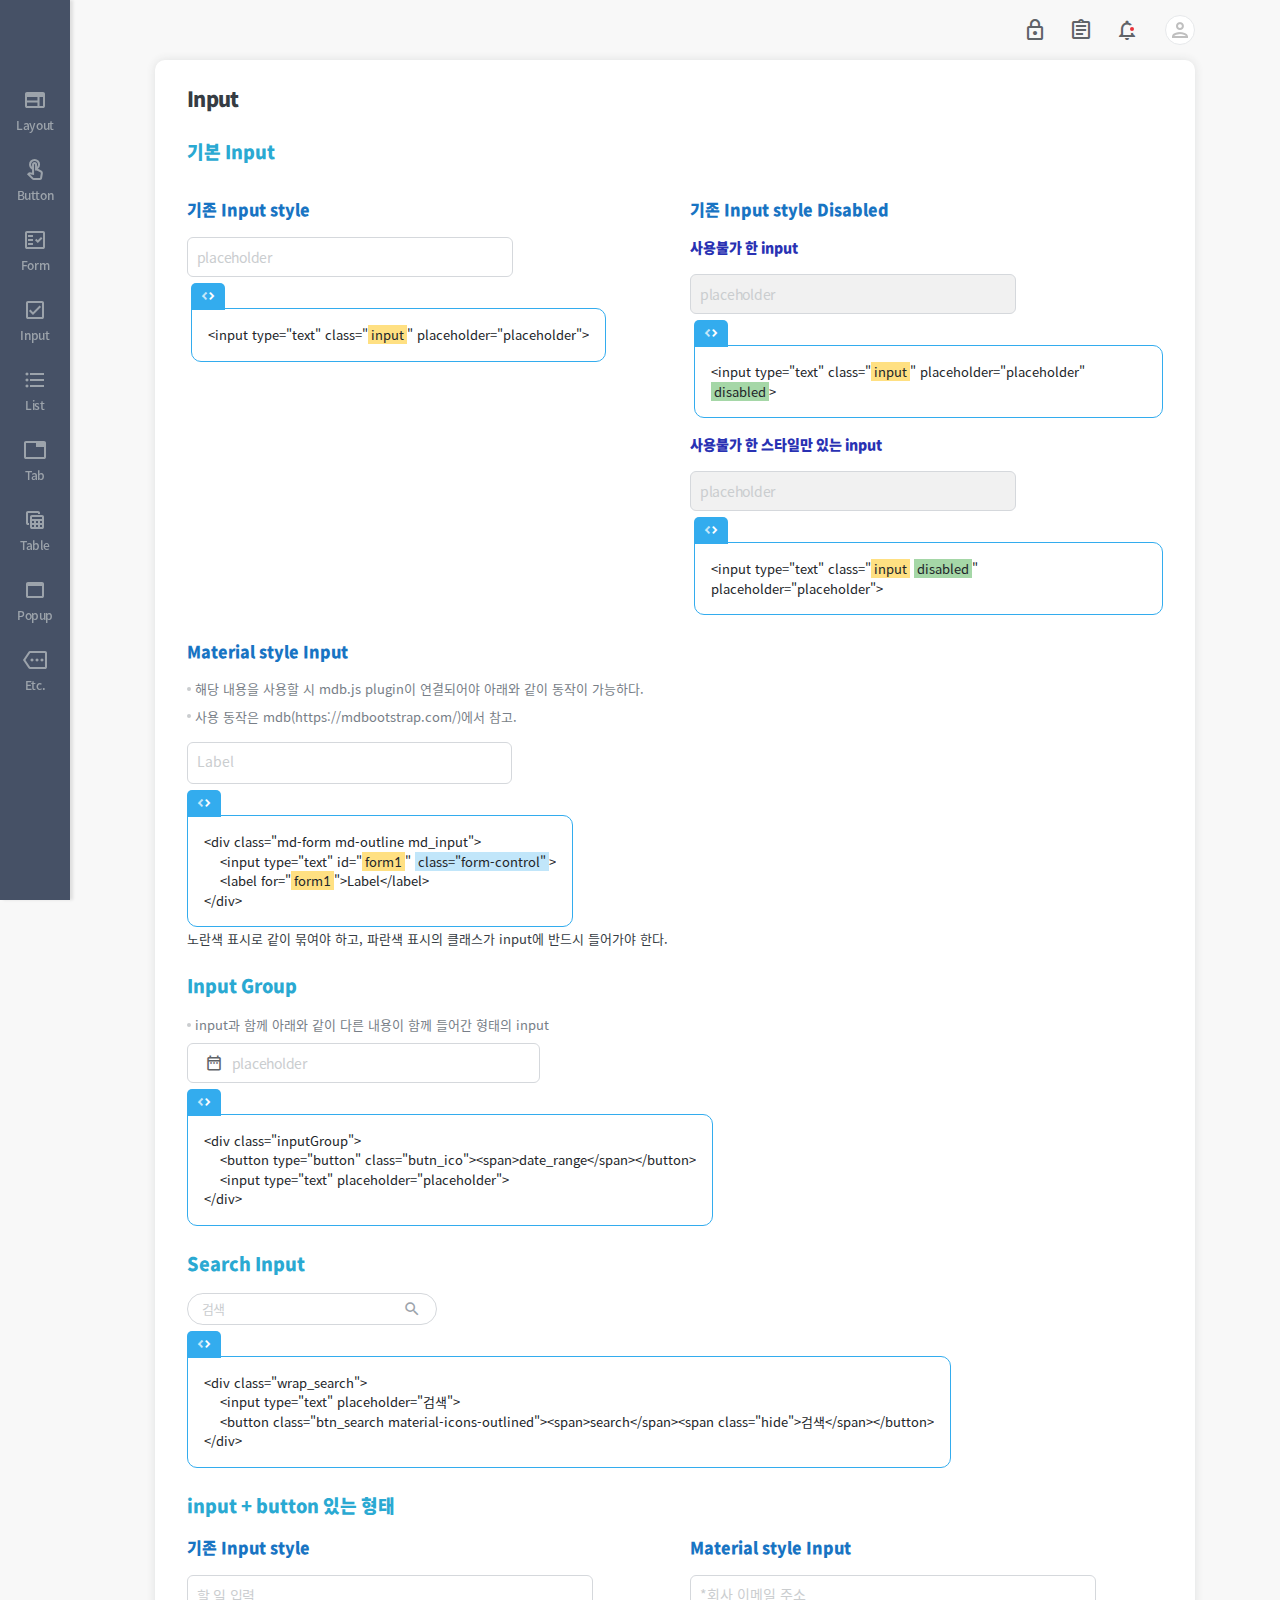
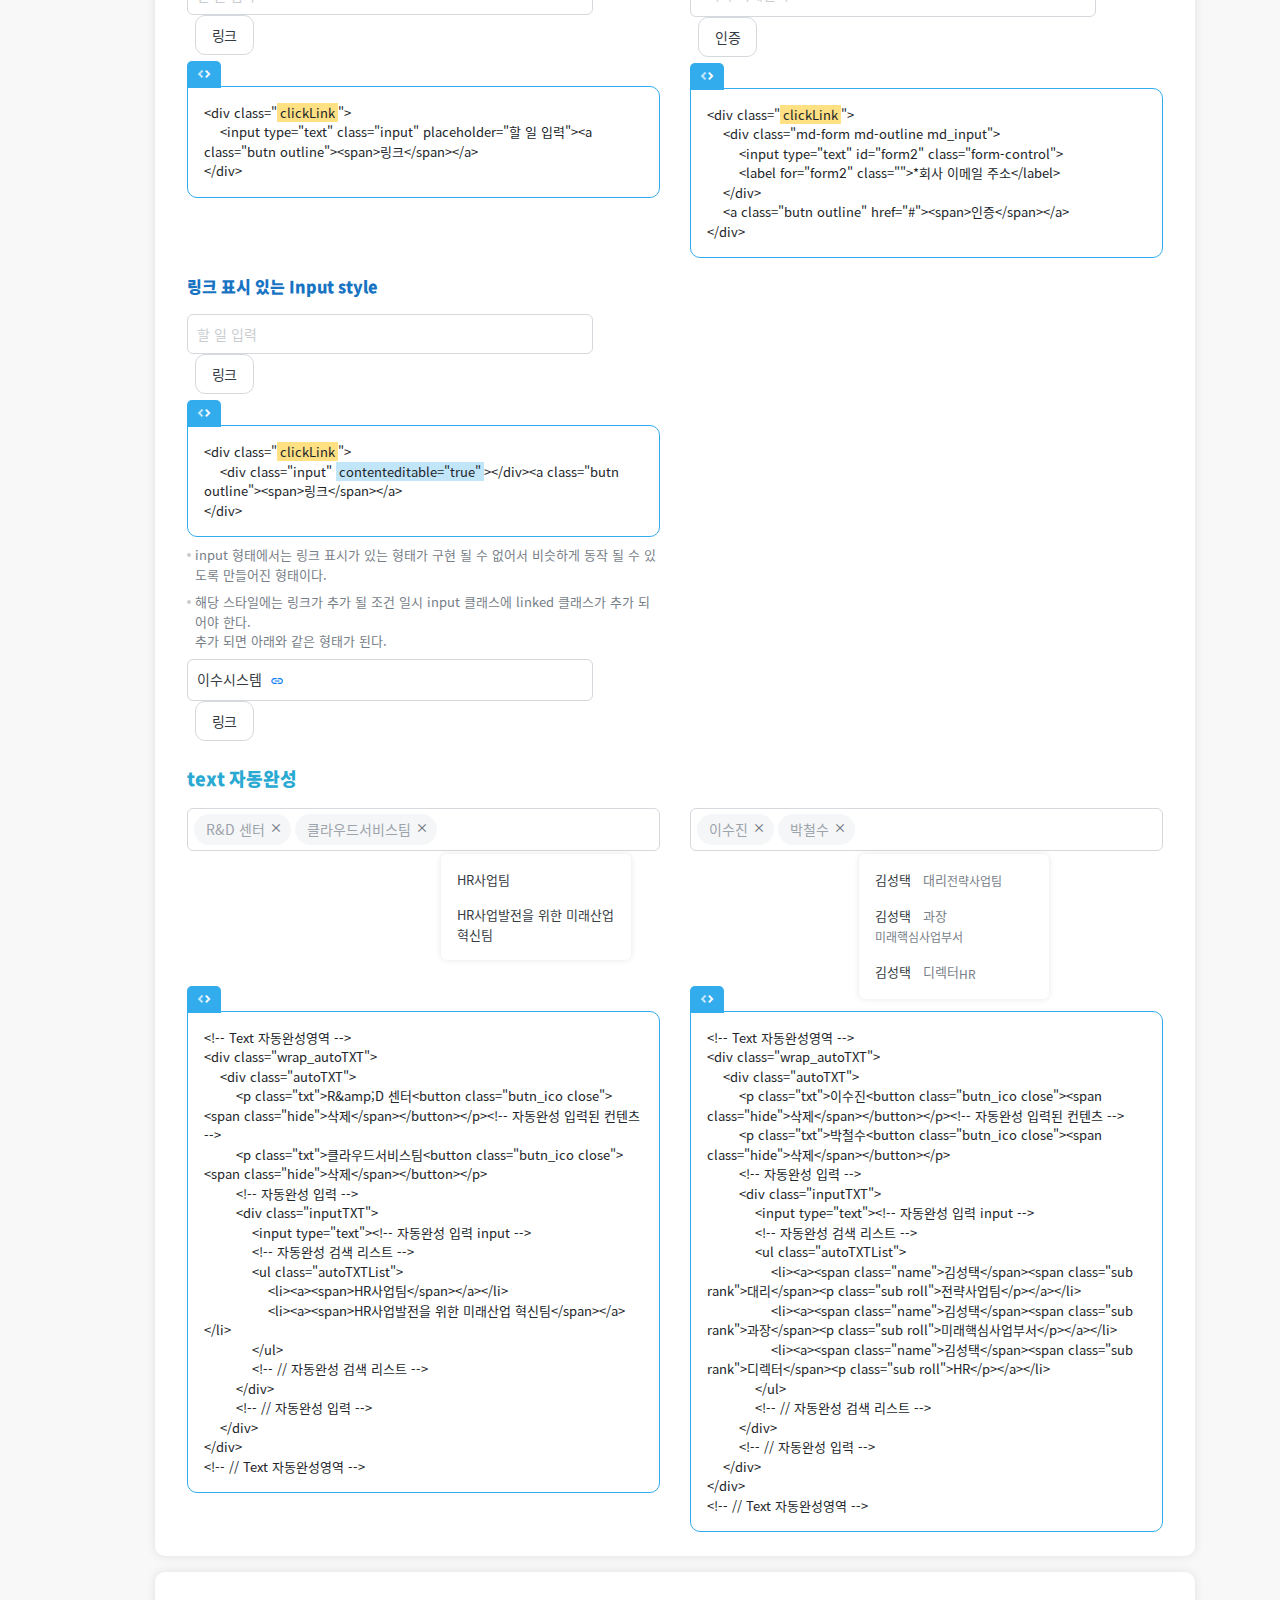
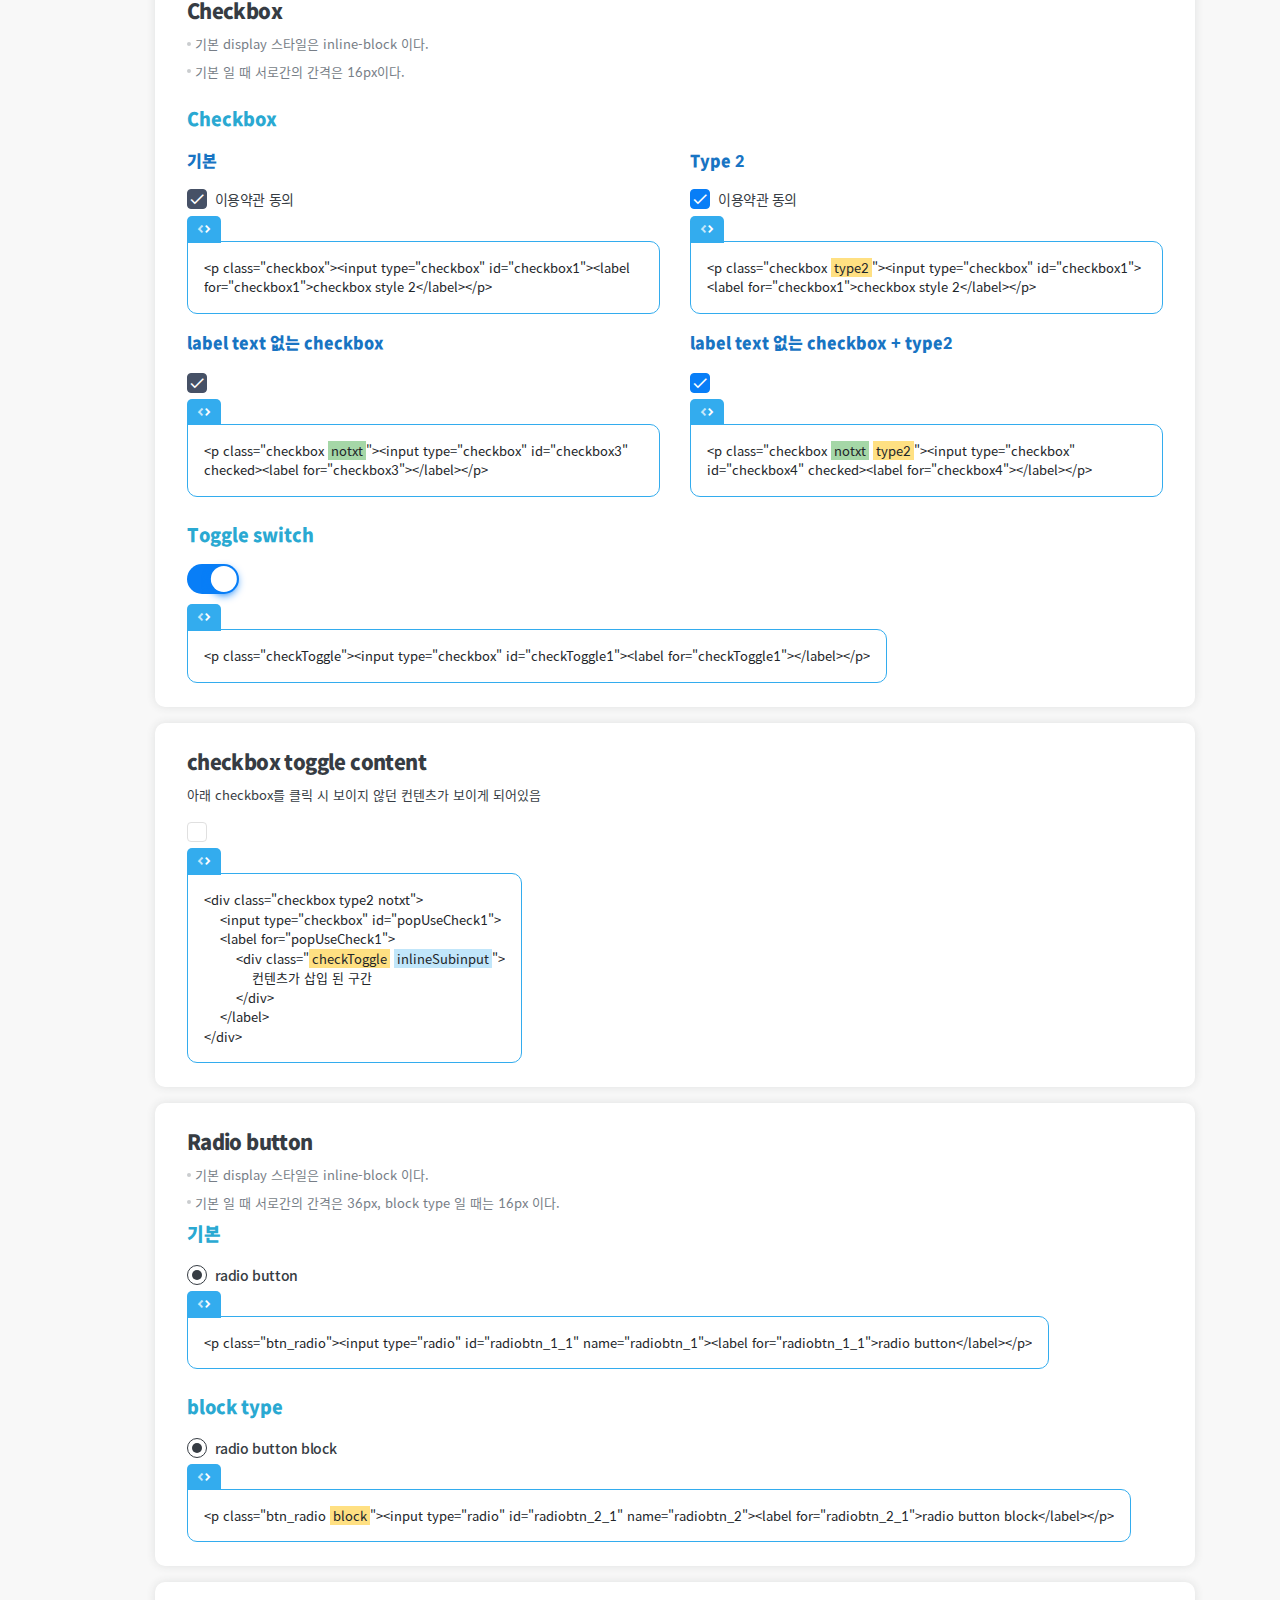
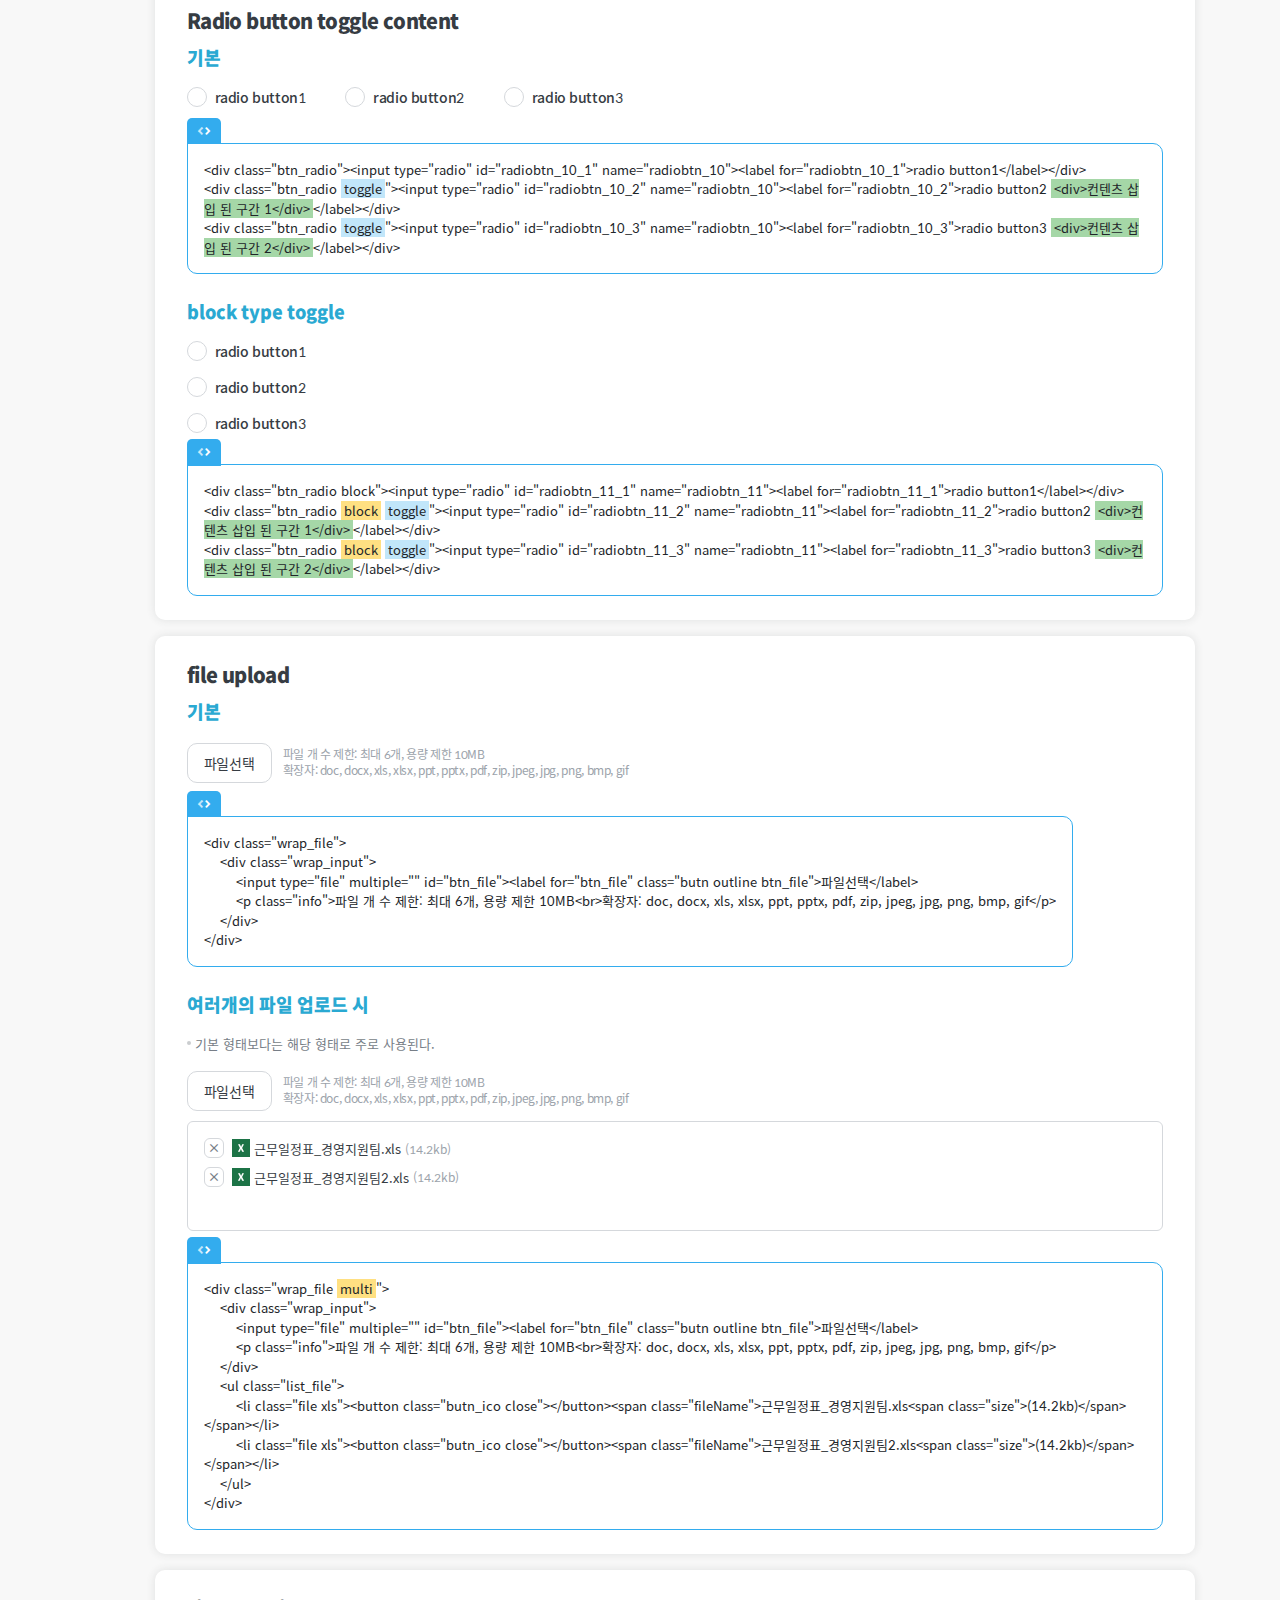
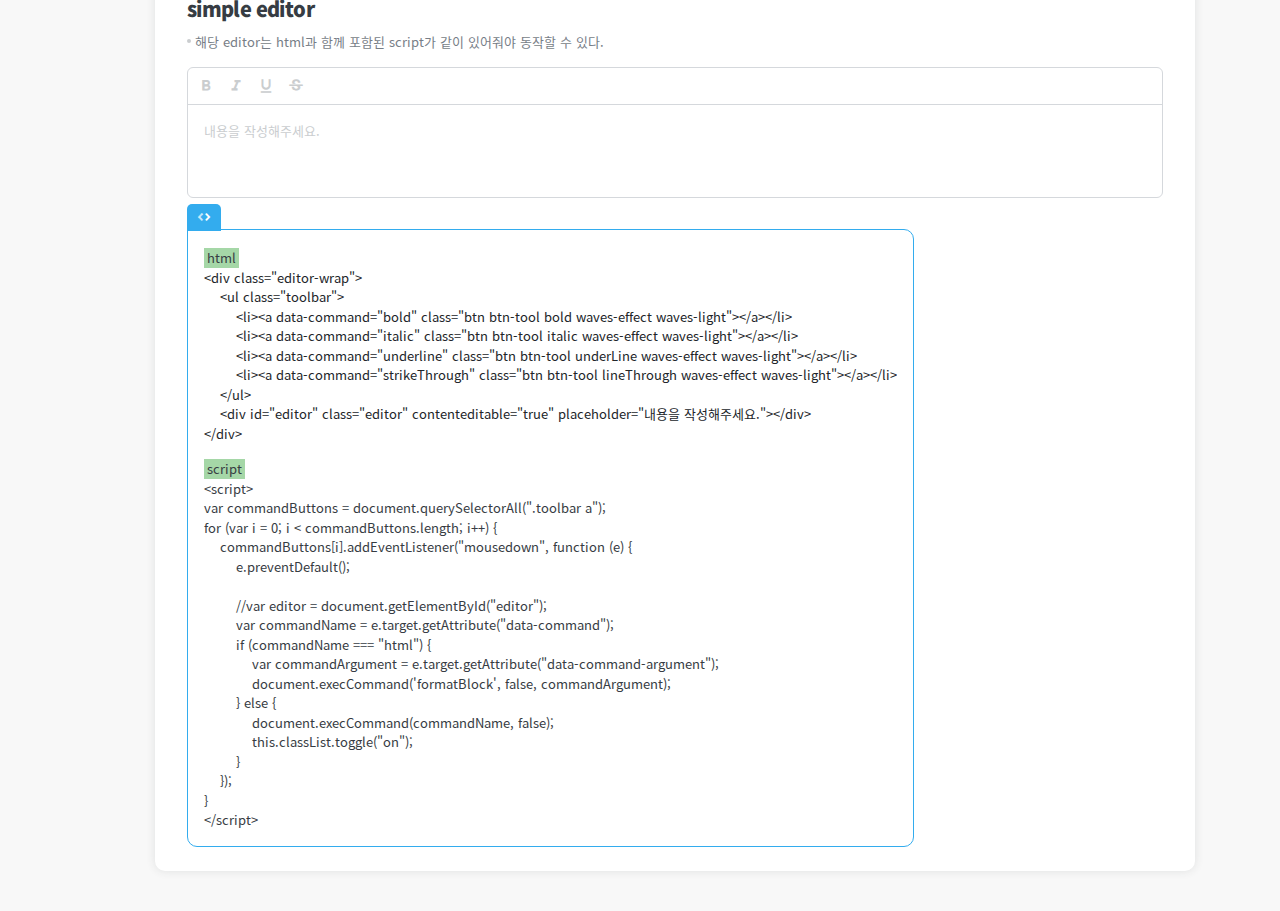
<file: workup/guide_page/input.html>
<!DOCTYPE html>
<html lang="ko">
<head>
    <meta charset="UTF-8">
    <meta name="viewport" content="width=device-width, initial-scale=1">
    <meta name="robots" content="noindex,nofollow">
    <title>이수시스템 웹 퍼블리싱 가이드</title>
    <link rel="icon" href="../../guide/favicon.ico" type="image/x-icon" />
    <link rel="shortcut icon" href="../../guide/favicon.ico" type="image/x-icon" />
    <link rel="preload" href="../../common/src/font/google_icons/MaterialIconsOutlined-Regular.woff2" as="font" type="font/woff2">
    <link rel="preload" href="../../common/src/font/font.css" as="style">
    
    <link rel="stylesheet" href="../css/external.css"><!-- 외부 css -->
    <link rel="stylesheet" href="../css/portal_style.css"><!-- 포털 css 링크 -->
    <link rel="stylesheet" href="../../guide/guide_style.css"><!-- 가이드 전용 css 링크 -->
</head>
<script async src="https://www.googletagmanager.com/gtag/js?id=G-05LG0GZ2GH"></script>
<script>
  window.dataLayer = window.dataLayer || [];
  function gtag(){dataLayer.push(arguments);}
  gtag('js', new Date());

  gtag('config', 'G-05LG0GZ2GH');
</script>
<body>
    <div class="wrap"><!-- 권한 2개 이상일 경우 class="addAuth" 를 해당 위치에 붙임 -->
        <!-- header -->
        <header class="header">
            <h1><a href="../guide.html" class="logo"><span class="blind">ISU</span></a></h1>
            <!-- gnb -->
            <nav class="gnb">
                <ul>
                    <li class="default ui_accordion"><!-- 임직원공통에만 'default' / 권한에 따라 달라지는 메뉴에는 'auth' Class 부여 -->
                        <a class="depth1 acco_btn"><i>person</i>임직원공통<i class="more"></i></a>
                        <ul class="depth2 acco_cont" style="display: block">
                            <li>
                                <a href="layout.html"><i>web</i>Layout</a>
                            </li>
                            <li>
                                <a href="button.html"><i>touch_app</i>Button</a>
                            </li>
                            <li>
                                <a href="form.html"><i>fact_check</i>Form</a>
                            </li>
                            <li>
                                <a href="input.html"><i>check_box</i>Input</a>
                            </li>
                            <li>
                                <a href="list.html"><i>format_list_bulleted</i>List</a>
                            </li>
                            <li>
                                <a href="tab.html"><i>tab</i>Tab</a>
                            </li>
                            <li>
                                <a href="table.html"><i>table_view</i>Table</a>
                            </li>
                            <li>
                                <a href="popup.html"><i>web_asset</i>Popup</a>
                            </li>
                            <li>
                                <a href="etc.html"><i>more</i>Etc.</a>
                            </li>
                        </ul>
                    </li>
                </ul>
            </nav>
            <!-- // gnb -->
            <!-- <div class="info_hr">
                <button class="btn_hr butn" data-toggle="modal" data-target="#hrmodal"><span><i>outlined_flag</i>HR담당자</span></button>
            </div> -->
        </header>
        <!-- // header -->
        <!-- container -->
        <div class="content main"><!-- 메인페이지에만 해당 클래스에 main 클래스 추가 -->
            <!-- 컨텐츠 상단 고정 영역 -->
            <article class="cont_header">
                <div class="wrap_inner clear">
                    <div class="fl">
                        <!-- 검색어 입력영역 -->
                        <!-- <div class="wrap_search">
                            <input type="text" placeholder="임직원 검색">
                            <button class="btn_search material-icons-outlined"><span>search</span><span class="hide">검색</span></button>
                        </div> -->
                        <!-- // 검색어 입력영역 -->
                    </div>
                    <div class="fr util_list">
                        <button class="butn_ico"><span>lock</span><span class="hide">화면잠금</span></button>
                        <a href="#" class="butn_ico"><span>assignment</span><span class="hide">게시판</span></a>
                        <button class="butn_ico noti on"><span>notifications</span><span class="hide">알림</span></button><!-- 알림이 있을 경우 class="on"이 추가 됨 -->
                        <!-- 프로필 -->
                        <div class="wrap_member ui_dropdown none right">
                            <button class="drop_btn profile"></button><!-- 프로필 버튼 -->
                            <ul class="drop_cont list">
                                <li><a href="#">비밀번호변경</a></li>
                                <li><a href="#">로그아웃</a></li>
                            </ul>
                        </div>
                        <!-- // 프로필 -->
                    </div>
                </div>
            </article>
            <!-- // 컨텐츠 상단 고정 영역 -->
            <!-- 컨텐츠 영역 -->
            <article class="cont">
                <div class="wrap_inner">
                    <div class="cont_row">
                        <section class="box greeting">
                            <h2>Input</h2>
                            <h3 class="tit1">기본 Input</h3>
                            <div class="row row-cols-2">
                                <div class="col">
                                    <h4 class="tit2">기존 Input style</h4>
                                    <input type="text" class="input" placeholder="placeholder">
                                    <div class="code">
                                        <pre>&lt;input type="text" class="<span class="hlight">input</span>" placeholder="placeholder"&gt;</pre>
                                    </div>
                                </div>
                                <div class="col">
                                    <h4 class="tit2">기존 Input style Disabled</h4>
                                    <h5 class="tit3">사용불가 한 input</h5>
                                    <div class="my-2">
                                        <input type="text" class="input" placeholder="placeholder" disabled>
                                        <div class="code">
                                            <pre>&lt;input type="text" class="<span class="hlight">input</span>" placeholder="placeholder" <span class="hlight3">disabled</span>&gt;</pre>
                                        </div>
                                    </div>
                                    <h5 class="tit3">사용불가 한 스타일만 있는 input</h5>
                                    <div class="my-2">
                                        <input type="text" class="input disabled" placeholder="placeholder">
                                        <div class="code">
                                            <pre>&lt;input type="text" class="<span class="hlight">input</span> <span class="hlight3">disabled</span>" placeholder="placeholder"&gt;</pre>
                                        </div>
                                    </div>
                                </div>
                            </div>
                            <h4 class="tit2">Material style Input</h4>
                            <ul class="list_txt mb16">
                                <li>해당 내용을 사용할 시 mdb.js plugin이 연결되어야 아래와 같이 동작이 가능하다.</li>
                                <li>사용 동작은 mdb(<a href="https://mdbootstrap.com/docs/standard/forms/input-fields/" target="_blank">https://mdbootstrap.com/</a>)에서 참고.</li>
                            </ul>
                            <div class="col-4 px-0 md-form md-outline md_input">
                                <input type="text" id="form1" class="form-control">
                                <label for="form1">Label</label>
                            </div>
                            <div class="code">
                                <pre>
&lt;div class="md-form md-outline md_input"&gt;
    &lt;input type="text" id="<span class="hlight">form1</span>" <span class="hlight2">class="form-control"</span>&gt;
    &lt;label for="<span class="hlight">form1</span>"&gt;Label&lt;/label&gt;
&lt;/div&gt;</pre>
                            </div>
                            <p>노란색 표시로 같이 묶여야 하고, 파란색 표시의 클래스가 input에 반드시 들어가야 한다.</p>
                            <h3 class="tit1">Input Group</h3>
                            <ul class="list_txt mb8">
                                <li>input과 함께 아래와 같이 다른 내용이 함께 들어간 형태의 input</li>
                            </ul>
                            <div class="inputGroup">
                                <button type="button" class="butn_ico"><span>date_range</span></button>
                                <input type="text" placeholder="placeholder">
                            </div>
                            <div class="code">
                                <pre>
&lt;div class="inputGroup"&gt;
    &lt;button type="button" class="butn_ico"&gt;&lt;span&gt;date_range&lt;/span&gt;&lt;/button&gt;
    &lt;input type="text" placeholder="placeholder"&gt;
&lt;/div&gt;</pre>
                            </div>
                            <h3 class="tit1">Search Input</h3>
                            <div class="wrap_search">
                                <input type="text" placeholder="검색">
                                <button class="btn_search material-icons-outlined"><span>search</span><span class="hide">검색</span></button>
                            </div>
                            <div class="code">
                                <pre>
&lt;div class="wrap_search"&gt;
    &lt;input type="text" placeholder="검색"&gt;
    &lt;button class="btn_search material-icons-outlined"&gt;&lt;span&gt;search&lt;/span&gt;&lt;span class="hide"&gt;검색&lt;/span&gt;&lt;/button&gt;
&lt;/div&gt;</pre>
                            </div>
                            <h3 class="tit1">input + button 있는 형태</h3>
                            <div class="row row-cols-2">
                                <div class="col">
                                    <h4 class="tit2 mt0">기존 Input style</h4>
                                    <div class="clickLink">
                                        <input type="text" class="input" placeholder="할 일 입력"><a class="butn outline"><span>링크</span></a><!-- 링크가 추가 될 시 input 클래스에 linked 클래스가 추가됨 -->
                                    </div>
                                    <div class="code w-100">
                                        <pre>
&lt;div class="<span class="hlight">clickLink</span>"&gt;
    &lt;input type="text" class="input" placeholder="할 일 입력"&gt;&lt;a class="butn outline"&gt;&lt;span&gt;링크&lt;/span&gt;&lt;/a&gt;
&lt;/div&gt;</pre>
                                    </div>
                                </div>
                                <div class="col">
                                    <h4 class="tit2 mt0">Material style Input</h4>
                                    <div class="clickLink">
                                        <div class="md-form md-outline md_input">
                                            <input type="text" id="form2" class="form-control">
                                            <label for="form2" class="">*회사 이메일 주소</label>
                                        </div>
                                        <a class="butn outline" href="#"><span>인증</span></a>
                                    </div>
                                    <div class="code w-100">
                                        <pre>
&lt;div class="<span class="hlight">clickLink</span>"&gt;
    &lt;div class="md-form md-outline md_input"&gt;
        &lt;input type="text" id="form2" class="form-control"&gt;
        &lt;label for="form2" class=""&gt;*회사 이메일 주소&lt;/label&gt;
    &lt;/div&gt;
    &lt;a class="butn outline" href="#"&gt;&lt;span&gt;인증&lt;/span&gt;&lt;/a&gt;
&lt;/div&gt;</pre>
                                    </div>
                                </div>
                                <div class="col">
                                    <h4 class="tit2">링크 표시 있는 Input style</h4>
                                    <div class="clickLink">
                                        <div class="input" contenteditable="true" placeholder="할 일 입력"></div><a class="butn outline"><span>링크</span></a><!-- 링크가 추가 될 시 input 클래스에 linked 클래스가 추가됨 -->
                                    </div>
                                    <div class="code w-100">
                                        <pre>
&lt;div class="<span class="hlight">clickLink</span>"&gt;
    &lt;div class="input" <span class="hlight2">contenteditable="true"</span>&gt;&lt;/div&gt;&lt;a class="butn outline"&gt;&lt;span&gt;링크&lt;/span&gt;&lt;/a&gt;
&lt;/div&gt;</pre>
                                    </div>
                                    <ul class="list_txt my-2">
                                        <li>input 형태에서는 링크 표시가 있는 형태가 구현 될 수 없어서 비슷하게 동작 될 수 있도록 만들어진 형태이다.</li>
                                        <li>해당 스타일에는 링크가 추가 될 조건 일시 input 클래스에 linked 클래스가 추가 되어야 한다.<br>추가 되면 아래와 같은 형태가 된다.</li>
                                    </ul>
                                    <div class="clickLink">
                                        <div class="input linked" contenteditable="true">이수시스템</div><a class="butn outline"><span>링크</span></a>
                                    </div>
                                </div>
                            </div>
                            <h3 class="tit1">text 자동완성</h3>
                            <div class="row row-cols-2">
                                <div class="col">
                                    <!-- Text 자동완성영역 -->
                                    <div class="wrap_autoTXT" style="margin-bottom: 160px">
                                        <div class="autoTXT">
                                            <p class="txt">R&amp;D 센터<button class="butn_ico close"><span class="hide">삭제</span></button></p><!-- 자동완성 입력된 컨텐츠 -->
                                            <p class="txt">클라우드서비스팀<button class="butn_ico close"><span class="hide">삭제</span></button></p>
                                            <!-- 자동완성 입력 -->
                                            <div class="inputTXT">
                                                <input type="text"><!-- 자동완성 입력 input -->
                                                <!-- 자동완성 검색 리스트 -->
                                                <ul class="autoTXTList">
                                                    <li><a><span>HR사업팀</span></a></li>
                                                    <li><a><span>HR사업발전을 위한 미래산업 혁신팀</span></a></li>
                                                </ul>
                                                <!-- // 자동완성 검색 리스트 -->
                                            </div>
                                            <!-- // 자동완성 입력 -->
                                        </div>
                                    </div>
                                    <!-- // Text 자동완성영역 -->
                                    <div class="code">
                                        <pre>&lt;!-- Text 자동완성영역 --&gt;
&lt;div class="wrap_autoTXT"&gt;
    &lt;div class="autoTXT"&gt;
        &lt;p class="txt"&gt;R&amp;amp;D 센터&lt;button class="butn_ico close"&gt;&lt;span class="hide"&gt;삭제&lt;/span&gt;&lt;/button&gt;&lt;/p&gt;&lt;!-- 자동완성 입력된 컨텐츠 --&gt;
        &lt;p class="txt"&gt;클라우드서비스팀&lt;button class="butn_ico close"&gt;&lt;span class="hide"&gt;삭제&lt;/span&gt;&lt;/button&gt;&lt;/p&gt;
        &lt;!-- 자동완성 입력 --&gt;
        &lt;div class="inputTXT"&gt;
            &lt;input type="text"&gt;&lt;!-- 자동완성 입력 input --&gt;
            &lt;!-- 자동완성 검색 리스트 --&gt;
            &lt;ul class="autoTXTList"&gt;
                &lt;li&gt;&lt;a&gt;&lt;span&gt;HR사업팀&lt;/span&gt;&lt;/a&gt;&lt;/li&gt;
                &lt;li&gt;&lt;a&gt;&lt;span&gt;HR사업발전을 위한 미래산업 혁신팀&lt;/span&gt;&lt;/a&gt;&lt;/li&gt;
            &lt;/ul&gt;
            &lt;!-- // 자동완성 검색 리스트 --&gt;
        &lt;/div&gt;
        &lt;!-- // 자동완성 입력 --&gt;
    &lt;/div&gt;
&lt;/div&gt;
&lt;!-- // Text 자동완성영역 --&gt;</pre>
                                    </div>
                                </div>
                                <div class="col">
                                    <!-- Text 자동완성영역 -->
                                    <div class="wrap_autoTXT" style="margin-bottom: 160px">
                                        <div class="autoTXT">
                                            <p class="txt">이수진<button class="butn_ico close"><span class="hide">삭제</span></button></p><!-- 자동완성 입력된 컨텐츠 -->
                                            <p class="txt">박철수<button class="butn_ico close"><span class="hide">삭제</span></button></p>
                                            <!-- 자동완성 입력 -->
                                            <div class="inputTXT">
                                                <input type="text"><!-- 자동완성 입력 input -->
                                                <!-- 자동완성 검색 리스트 -->
                                                <ul class="autoTXTList">
                                                    <li><a><span class="name">김성택</span><span class="sub rank">대리</span><p class="sub roll">전략사업팀</p></a></li>
                                                    <li><a><span class="name">김성택</span><span class="sub rank">과장</span><p class="sub roll">미래핵심사업부서</p></a></li>
                                                    <li><a><span class="name">김성택</span><span class="sub rank">디렉터</span><p class="sub roll">HR</p></a></li>
                                                </ul>
                                                <!-- // 자동완성 검색 리스트 -->
                                            </div>
                                            <!-- // 자동완성 입력 -->
                                        </div>
                                    </div>
                                    <!-- // Text 자동완성영역 -->
                                    <div class="code">
                                        <pre>&lt;!-- Text 자동완성영역 --&gt;
&lt;div class="wrap_autoTXT"&gt;
    &lt;div class="autoTXT"&gt;
        &lt;p class="txt"&gt;이수진&lt;button class="butn_ico close"&gt;&lt;span class="hide"&gt;삭제&lt;/span&gt;&lt;/button&gt;&lt;/p&gt;&lt;!-- 자동완성 입력된 컨텐츠 --&gt;
        &lt;p class="txt"&gt;박철수&lt;button class="butn_ico close"&gt;&lt;span class="hide"&gt;삭제&lt;/span&gt;&lt;/button&gt;&lt;/p&gt;
        &lt;!-- 자동완성 입력 --&gt;
        &lt;div class="inputTXT"&gt;
            &lt;input type="text"&gt;&lt;!-- 자동완성 입력 input --&gt;
            &lt;!-- 자동완성 검색 리스트 --&gt;
            &lt;ul class="autoTXTList"&gt;
                &lt;li&gt;&lt;a&gt;&lt;span class="name"&gt;김성택&lt;/span&gt;&lt;span class="sub rank"&gt;대리&lt;/span&gt;&lt;p class="sub roll"&gt;전략사업팀&lt;/p&gt;&lt;/a&gt;&lt;/li&gt;
                &lt;li&gt;&lt;a&gt;&lt;span class="name"&gt;김성택&lt;/span&gt;&lt;span class="sub rank"&gt;과장&lt;/span&gt;&lt;p class="sub roll"&gt;미래핵심사업부서&lt;/p&gt;&lt;/a&gt;&lt;/li&gt;
                &lt;li&gt;&lt;a&gt;&lt;span class="name"&gt;김성택&lt;/span&gt;&lt;span class="sub rank"&gt;디렉터&lt;/span&gt;&lt;p class="sub roll"&gt;HR&lt;/p&gt;&lt;/a&gt;&lt;/li&gt;
            &lt;/ul&gt;
            &lt;!-- // 자동완성 검색 리스트 --&gt;
        &lt;/div&gt;
        &lt;!-- // 자동완성 입력 --&gt;
    &lt;/div&gt;
&lt;/div&gt;
&lt;!-- // Text 자동완성영역 --&gt;</pre>
                                    </div>
                                </div>
                            </div>
                        </section>
                    </div>
                    <div class="cont_row">
                        <section class="box greeting">
                            <h2>Checkbox</h2>
                            <ul class="list_txt my-2">
                                <li>기본 display 스타일은 inline-block 이다.</li>
                                <li>기본 일 때 서로간의 간격은 16px이다.</li>
                            </ul>
                            <h3 class="tit1">Checkbox</h3>
                            <div class="row row-cols-2">
                                <div class="col">
                                    <h4 class="tit2 mt0">기본</h4>
                                    <p class="checkbox"><input type="checkbox" id="checkbox1" checked><label for="checkbox1">이용약관 동의</label></p>
                                    <div class="code">
                                        <pre>&lt;p class="checkbox"&gt;&lt;input type="checkbox" id="checkbox1"&gt;&lt;label for="checkbox1"&gt;checkbox style 2&lt;/label&gt;&lt;/p&gt;</pre>
                                    </div>
                                </div>
                                <div class="col">
                                    <h4 class="tit2 mt0">Type 2</h4>
                                    <p class="checkbox type2"><input type="checkbox" id="checkbox2" checked><label for="checkbox2">이용약관 동의</label></p>
                                    <div class="code">
                                        <pre>&lt;p class="checkbox <span class="hlight">type2</span>"&gt;&lt;input type="checkbox" id="checkbox1"&gt;&lt;label for="checkbox1"&gt;checkbox style 2&lt;/label&gt;&lt;/p&gt;</pre>
                                    </div>
                                </div>
                                <div class="col">
                                    <h4 class="tit2">label text 없는 checkbox</h4>
                                    <p class="checkbox notxt"><input type="checkbox" id="checkbox3" checked><label for="checkbox3"></label></p>
                                    <div class="code">
                                        <pre>&lt;p class="checkbox <span class="hlight3">notxt</span>"&gt;&lt;input type="checkbox" id="checkbox3" checked&gt;&lt;label for="checkbox3"&gt;&lt;/label&gt;&lt;/p&gt;</pre>
                                    </div>
                                </div>
                                <div class="col">
                                    <h4 class="tit2">label text 없는 checkbox + type2</h4>
                                    <p class="checkbox notxt type2"><input type="checkbox" id="checkbox4" checked><label for="checkbox4"></label></p>
                                    <div class="code">
                                        <pre>&lt;p class="checkbox <span class="hlight3">notxt</span> <span class="hlight">type2</span>"&gt;&lt;input type="checkbox" id="checkbox4" checked&gt;&lt;label for="checkbox4"&gt;&lt;/label&gt;&lt;/p&gt;</pre>
                                    </div>
                                </div>
                            </div>
                            <h3 class="tit1">Toggle switch</h3>
                            <p class="checkToggle"><input type="checkbox" id="checkToggle1" checked><label for="checkToggle1"></label></p>
                            <div class="code">
                                <pre>&lt;p class="checkToggle"&gt;&lt;input type="checkbox" id="checkToggle1"&gt;&lt;label for="checkToggle1"&gt;&lt;/label&gt;&lt;/p&gt;</pre>
                            </div>
                        </section>
                    </div>
                    <div class="cont_row">
                        <section class="box greeting">
                            <h2>checkbox toggle content</h2>
                            <p class="d-block mb16">아래 checkbox를 클릭 시 보이지 않던 컨텐츠가 보이게 되어있음</p>
                            <div class="checkbox type2 notxt">
                                <input type="checkbox" id="popUseCheck1">
                                <label for="popUseCheck1">
                                    <div class="checkToggle inlineSubinput">
                                        컨텐츠가 삽입 된 구간
                                    </div>
                                </label>
                            </div>
                            <div class="code">
                                <pre>
&lt;div class="checkbox type2 notxt"&gt;
    &lt;input type="checkbox" id="popUseCheck1"&gt;
    &lt;label for="popUseCheck1"&gt;
        &lt;div class="<span class="hlight">checkToggle</span> <span class="hlight2">inlineSubinput</span>"&gt;
            컨텐츠가 삽입 된 구간
        &lt;/div&gt;
    &lt;/label&gt;
&lt;/div&gt;</pre>
                            </div>
                        </section>
                    </div>
                    <div class="cont_row">
                        <section class="box greeting">
                            <h2>Radio button</h2>
                            <ul class="list_txt my-2">
                                <li>기본 display 스타일은 inline-block 이다.</li>
                                <li>기본 일 때 서로간의 간격은 36px, block type 일 때는 16px 이다.</li>
                            </ul>
                            <h3 class="tit1 mt0">기본</h3>
                            <p class="btn_radio"><input type="radio" id="radiobtn_1_1" name="radiobtn_1" checked><label for="radiobtn_1_1">radio button</label></p>
                            <div class="code">
                                <pre>&lt;p class="btn_radio"&gt;&lt;input type="radio" id="radiobtn_1_1" name="radiobtn_1"&gt;&lt;label for="radiobtn_1_1"&gt;radio button&lt;/label&gt;&lt;/p&gt;</pre>
                            </div>
                            <h3 class="tit1">block type</h3>
                            <p class="btn_radio block"><input type="radio" id="radiobtn_2_1" name="radiobtn_2" checked><label for="radiobtn_2_1">radio button block</label></p>
                            <div class="code">
                                <pre>&lt;p class="btn_radio <span class="hlight">block</span>"&gt;&lt;input type="radio" id="radiobtn_2_1" name="radiobtn_2"&gt;&lt;label for="radiobtn_2_1"&gt;radio button block&lt;/label&gt;&lt;/p&gt;</pre>
                            </div>
                        </section>
                    </div>
                    <div class="cont_row">
                        <section class="box greeting">
                            <h2>Radio button toggle content</h2>
                            <h3 class="tit1 mt0">기본</h3>
                            <div class="btn_radio"><input type="radio" id="radiobtn_10_1" name="radiobtn_10"><label for="radiobtn_10_1">radio button1</label></div>
                            <div class="btn_radio toggle"><input type="radio" id="radiobtn_10_2" name="radiobtn_10"><label for="radiobtn_10_2">radio button2 <div>컨텐츠 삽입 된 구간 1</div></label></div>
                            <div class="btn_radio toggle"><input type="radio" id="radiobtn_10_3" name="radiobtn_10"><label for="radiobtn_10_3">radio button3 <div>컨텐츠 삽입 된 구간 2</div></label></div>
                            <div class="code">
                                <pre>
&lt;div class="btn_radio"&gt;&lt;input type="radio" id="radiobtn_10_1" name="radiobtn_10"&gt;&lt;label for="radiobtn_10_1"&gt;radio button1&lt;/label&gt;&lt;/div&gt;
&lt;div class="btn_radio <span class="hlight2">toggle</span>"&gt;&lt;input type="radio" id="radiobtn_10_2" name="radiobtn_10"&gt;&lt;label for="radiobtn_10_2"&gt;radio button2 <span class="hlight3">&lt;div&gt;컨텐츠 삽입 된 구간 1&lt;/div&gt;</span>&lt;/label&gt;&lt;/div&gt;
&lt;div class="btn_radio <span class="hlight2">toggle</span>"&gt;&lt;input type="radio" id="radiobtn_10_3" name="radiobtn_10"&gt;&lt;label for="radiobtn_10_3"&gt;radio button3 <span class="hlight3">&lt;div&gt;컨텐츠 삽입 된 구간 2&lt;/div&gt;</span>&lt;/label&gt;&lt;/div&gt;</pre>
                            </div>
                            <h3 class="tit1">block type toggle</h3>
                            <div class="btn_radio block"><input type="radio" id="radiobtn_11_1" name="radiobtn_11"><label for="radiobtn_11_1">radio button1</label></div>
                            <div class="btn_radio block toggle"><input type="radio" id="radiobtn_11_2" name="radiobtn_11"><label for="radiobtn_11_2">radio button2 <div>컨텐츠 삽입 된 구간 1</div></label></div>
                            <div class="btn_radio block toggle"><input type="radio" id="radiobtn_11_3" name="radiobtn_11"><label for="radiobtn_11_3">radio button3 <div>컨텐츠 삽입 된 구간 2</div></label></div>
                            <div class="code">
                                <pre>
&lt;div class="btn_radio block"&gt;&lt;input type="radio" id="radiobtn_11_1" name="radiobtn_11"&gt;&lt;label for="radiobtn_11_1"&gt;radio button1&lt;/label&gt;&lt;/div&gt;
&lt;div class="btn_radio <span class="hlight">block</span> <span class="hlight2">toggle</span>"&gt;&lt;input type="radio" id="radiobtn_11_2" name="radiobtn_11"&gt;&lt;label for="radiobtn_11_2"&gt;radio button2 <span class="hlight3">&lt;div&gt;컨텐츠 삽입 된 구간 1&lt;/div&gt;</span>&lt;/label&gt;&lt;/div&gt;
&lt;div class="btn_radio <span class="hlight">block</span> <span class="hlight2">toggle</span>"&gt;&lt;input type="radio" id="radiobtn_11_3" name="radiobtn_11"&gt;&lt;label for="radiobtn_11_3"&gt;radio button3 <span class="hlight3">&lt;div&gt;컨텐츠 삽입 된 구간 2&lt;/div&gt;</span>&lt;/label&gt;&lt;/div&gt;</pre>
                            </div>
                        </section>
                    </div>
                    <div class="cont_row">
                        <section class="box greeting">
                            <h2>file upload</h2>
                            <h3 class="tit1 mt0">기본</h3>
                            <div class="wrap_file">
                                <div class="wrap_input">
                                    <input type="file" multiple="" id="btn_file"><label for="btn_file" class="butn outline btn_file">파일선택</label>
                                    <p class="info">파일 개 수 제한: 최대 6개, 용량 제한 10MB<br>확장자: doc, docx, xls, xlsx, ppt, pptx, pdf, zip, jpeg, jpg, png, bmp, gif</p>
                                </div>
                            </div>
                            <div class="code">
                                <pre>
&lt;div class="wrap_file"&gt;
    &lt;div class="wrap_input"&gt;
        &lt;input type="file" multiple="" id="btn_file"&gt;&lt;label for="btn_file" class="butn outline btn_file"&gt;파일선택&lt;/label&gt;
        &lt;p class="info"&gt;파일 개 수 제한: 최대 6개, 용량 제한 10MB&lt;br&gt;확장자: doc, docx, xls, xlsx, ppt, pptx, pdf, zip, jpeg, jpg, png, bmp, gif&lt;/p&gt;
    &lt;/div&gt;
&lt;/div&gt;</pre>
                            </div>
                            <h3 class="tit1">여러개의 파일 업로드 시</h3>
                            <ul class="list_txt mb16">
                                <li>기본 형태보다는 해당 형태로 주로 사용된다.</li>
                            </ul>
                            <div class="wrap_file multi">
                                <div class="wrap_input">
                                    <input type="file" multiple="" id="btn_file"><label for="btn_file" class="butn outline btn_file">파일선택</label>
                                    <p class="info">파일 개 수 제한: 최대 6개, 용량 제한 10MB<br>확장자: doc, docx, xls, xlsx, ppt, pptx, pdf, zip, jpeg, jpg, png, bmp, gif</p>
                                </div>
                                <ul class="list_file">
                                    <li class="file xls"><button class="butn_ico close"></button><span class="fileName">근무일정표_경영지원팀.xls<span class="size">(14.2kb)</span></span></li>
                                    <li class="file xls"><button class="butn_ico close"></button><span class="fileName">근무일정표_경영지원팀2.xls<span class="size">(14.2kb)</span></span></li>
                                </ul>
                            </div>
                            <div class="code">
                                <pre>
&lt;div class="wrap_file <span class="hlight">multi</span>"&gt;
    &lt;div class="wrap_input"&gt;
        &lt;input type="file" multiple="" id="btn_file"&gt;&lt;label for="btn_file" class="butn outline btn_file"&gt;파일선택&lt;/label&gt;
        &lt;p class="info"&gt;파일 개 수 제한: 최대 6개, 용량 제한 10MB&lt;br&gt;확장자: doc, docx, xls, xlsx, ppt, pptx, pdf, zip, jpeg, jpg, png, bmp, gif&lt;/p&gt;
    &lt;/div&gt;
    &lt;ul class="list_file"&gt;
        &lt;li class="file xls"&gt;&lt;button class="butn_ico close"&gt;&lt;/button&gt;&lt;span class="fileName"&gt;근무일정표_경영지원팀.xls&lt;span class="size"&gt;(14.2kb)&lt;/span&gt;&lt;/span&gt;&lt;/li&gt;
        &lt;li class="file xls"&gt;&lt;button class="butn_ico close"&gt;&lt;/button&gt;&lt;span class="fileName"&gt;근무일정표_경영지원팀2.xls&lt;span class="size"&gt;(14.2kb)&lt;/span&gt;&lt;/span&gt;&lt;/li&gt;
    &lt;/ul&gt;
&lt;/div&gt;</pre>
                            </div>
                        </section>
                    </div>
                    <div class="cont_row">
                        <div class="box greeting">
                            <h2>simple editor</h2>
                            <ul class="list_txt mb16">
                                <li>해당 editor는 html과 함께 포함된 script가 같이 있어줘야 동작할 수 있다.</li>
                            </ul>
                            <div class="editor-wrap">
                                <ul class="toolbar">
                                    <li><a data-command="bold" class="btn btn-tool bold waves-effect waves-light"></a></li>
                                    <li><a data-command="italic" class="btn btn-tool italic waves-effect waves-light"></a></li>
                                    <li><a data-command="underline" class="btn btn-tool underLine waves-effect waves-light"></a></li>
                                    <li><a data-command="strikeThrough" class="btn btn-tool lineThrough waves-effect waves-light"></a></li>
                                </ul>
                                <div id="editor" class="editor" contenteditable="true" placeholder="내용을 작성해주세요."></div>
                            </div>
                            <script>
                                var commandButtons = document.querySelectorAll(".toolbar a");
                                for (var i = 0; i < commandButtons.length; i++) {
                                    commandButtons[i].addEventListener("mousedown", function (e) {
                                        e.preventDefault();

                                        //var editor = document.getElementById("editor");
                                        var commandName = e.target.getAttribute("data-command");
                                        if (commandName === "html") {
                                            var commandArgument = e.target.getAttribute("data-command-argument");
                                            document.execCommand('formatBlock', false, commandArgument);
                                        } else {
                                            document.execCommand(commandName, false);
                                            this.classList.toggle("on");
                                        }
                                    });
                                }
                            </script>
                            <div class="code">
                                <p class="hlight3">html</p>
                                <pre>
&lt;div class="editor-wrap"&gt;
    &lt;ul class="toolbar"&gt;
        &lt;li&gt;&lt;a data-command="bold" class="btn btn-tool bold waves-effect waves-light"&gt;&lt;/a&gt;&lt;/li&gt;
        &lt;li&gt;&lt;a data-command="italic" class="btn btn-tool italic waves-effect waves-light"&gt;&lt;/a&gt;&lt;/li&gt;
        &lt;li&gt;&lt;a data-command="underline" class="btn btn-tool underLine waves-effect waves-light"&gt;&lt;/a&gt;&lt;/li&gt;
        &lt;li&gt;&lt;a data-command="strikeThrough" class="btn btn-tool lineThrough waves-effect waves-light"&gt;&lt;/a&gt;&lt;/li&gt;
    &lt;/ul&gt;
    &lt;div id="editor" class="editor" contenteditable="true" placeholder="내용을 작성해주세요."&gt;&lt;/div&gt;
&lt;/div&gt;</pre>                             
                                <p class="hlight3 mt16">script</p>
                                <xmp style="font-family: 'Noto Sans KR'"><script>
var commandButtons = document.querySelectorAll(".toolbar a");
for (var i = 0; i < commandButtons.length; i++) {
    commandButtons[i].addEventListener("mousedown", function (e) {
        e.preventDefault();

        //var editor = document.getElementById("editor");
        var commandName = e.target.getAttribute("data-command");
        if (commandName === "html") {
            var commandArgument = e.target.getAttribute("data-command-argument");
            document.execCommand('formatBlock', false, commandArgument);
        } else {
            document.execCommand(commandName, false);
            this.classList.toggle("on");
        }
    });
}
</script></xmp>
                            </div>
                        </div>
                    </div>
                </div>
            </article>
            <!-- // 컨텐츠 영역 -->
        </div>
        <!-- // container -->
    </div>
</body>
<!-- 외부파일 스크립트 -->
<script src="../../common/src/plugins/jQuery-3.6.0/jquery-3.6.0.min.js"></script>
<script src="../../common/src/plugins/jQuery-slimScroll-1.3.8/jquery.slimscroll.min.js"></script>
<script src="../../common/src/plugins/bootstrap-4.6.0/dist/js/bootstrap.bundle.min.js"></script>
<!-- <script src="../src/plugins/jsCalendar_v1.4.4/source/jsCalendar.min.js"></script> -->
<!-- <script src="../src/plugins/jsCalendar_v1.4.4/source/jsCalendar.lang.ko.js"></script> -->
<script src="../../common/src/plugins/MDB-Free_4.19.2/js/mdb.min.js"></script>
<script src="../js/common.js"></script>
<!-- // 외부파일 스크립트 -->
</html>
</file>
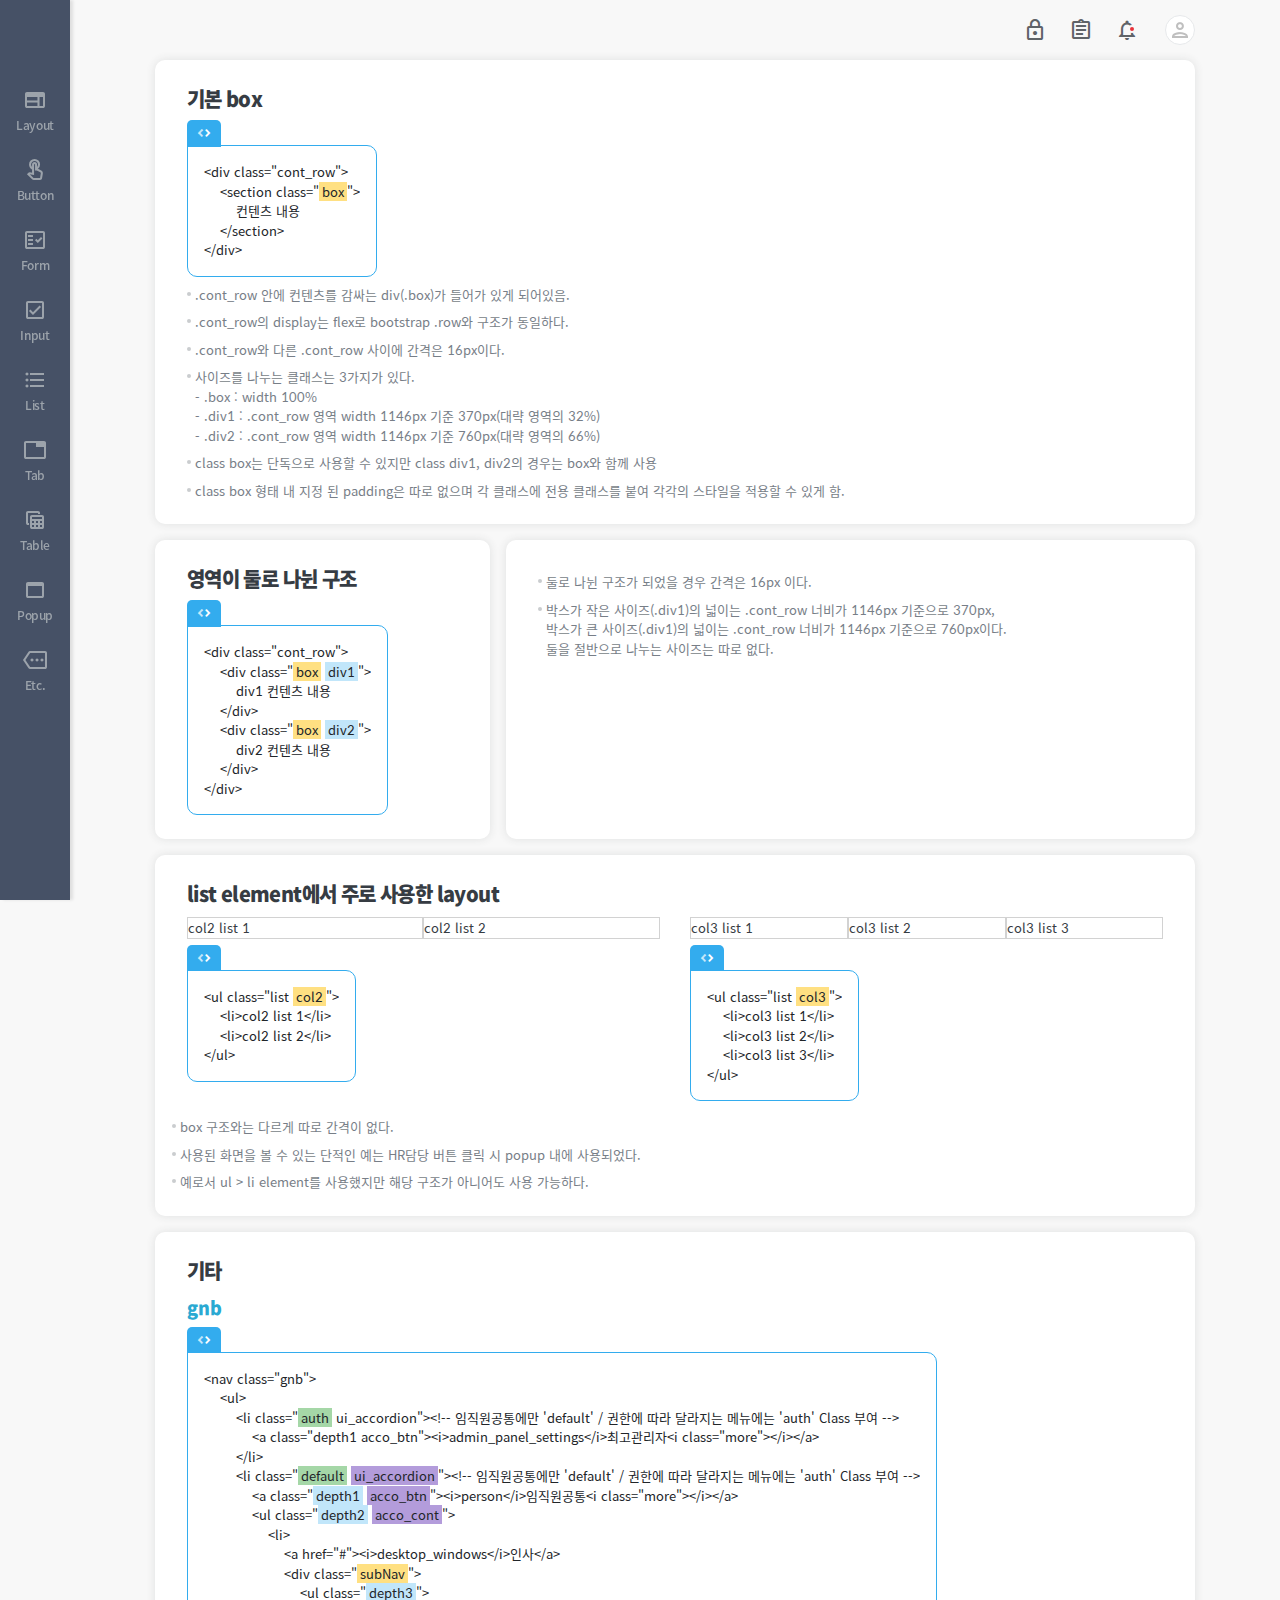
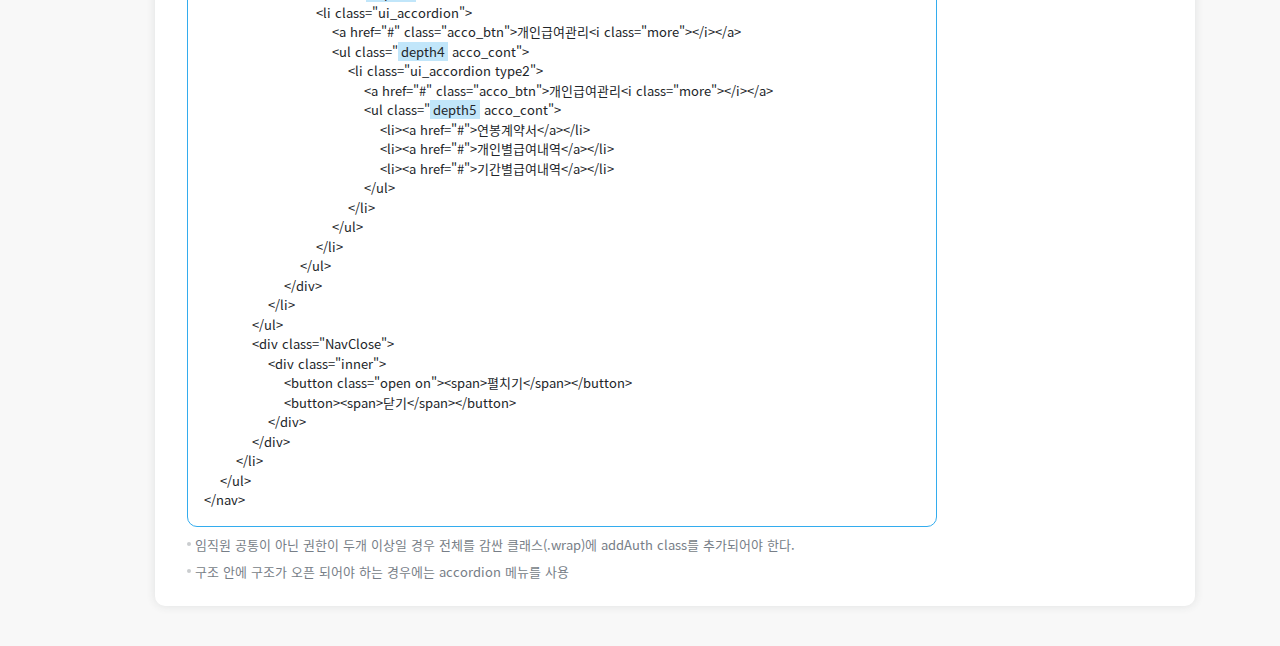
<file: workup/guide_page/layout.html>
<!DOCTYPE html>
<html lang="ko">
<head>
    <meta charset="UTF-8">
    <meta name="viewport" content="width=device-width, initial-scale=1">
    <meta name="robots" content="noindex,nofollow">
    <title>이수시스템 웹 퍼블리싱 가이드</title>
    <link rel="icon" href="../../guide/favicon.ico" type="image/x-icon" />
    <link rel="shortcut icon" href="../../guide/favicon.ico" type="image/x-icon" />
    <link rel="preload" href="../../common/src/font/google_icons/MaterialIconsOutlined-Regular.woff2" as="font" type="font/woff2">
    <link rel="preload" href="../../common/src/font/font.css" as="style">
    
    <link rel="stylesheet" href="../css/external.css"><!-- 외부 css -->
    <link rel="stylesheet" href="../css/portal_style.css"><!-- 포털 css 링크 -->
    <link rel="stylesheet" href="../../guide/guide_style.css"><!-- 가이드 전용 css 링크 -->
</head>
<script async src="https://www.googletagmanager.com/gtag/js?id=G-05LG0GZ2GH"></script>
<script>
  window.dataLayer = window.dataLayer || [];
  function gtag(){dataLayer.push(arguments);}
  gtag('js', new Date());

  gtag('config', 'G-05LG0GZ2GH');
</script>
<body>
    <div class="wrap"><!-- 권한 2개 이상일 경우 class="addAuth" 를 해당 위치에 붙임 -->
        <!-- header -->
        <header class="header">
            <h1><a href="../guide.html" class="logo"><span class="blind">ISU</span></a></h1>
            <!-- gnb -->
            <nav class="gnb">
                <ul>
                    <li class="default ui_accordion"><!-- 임직원공통에만 'default' / 권한에 따라 달라지는 메뉴에는 'auth' Class 부여 -->
                        <a class="depth1 acco_btn"><i>person</i>임직원공통<i class="more"></i></a>
                        <ul class="depth2 acco_cont" style="display: block">
                            <li>
                                <a href="../guide_page/layout.html"><i>web</i>Layout</a>
                            </li>
                            <li>
                                <a href="../guide_page/button.html"><i>touch_app</i>Button</a>
                            </li>
                            <li>
                                <a href="../guide_page/form.html"><i>fact_check</i>Form</a>
                            </li>
                            <li>
                                <a href="../guide_page/input.html"><i>check_box</i>Input</a>
                            </li>
                            <li>
                                <a href="../guide_page/list.html"><i>format_list_bulleted</i>List</a>
                            </li>
                            <li>
                                <a href="../guide_page/tab.html"><i>tab</i>Tab</a>
                            </li>
                            <li>
                                <a href="../guide_page/table.html"><i>table_view</i>Table</a>
                            </li>
                            <li>
                                <a href="../guide_page/popup.html"><i>web_asset</i>Popup</a>
                            </li>
                            <li>
                                <a href="../guide_page/etc.html"><i>more</i>Etc.</a>
                            </li>
                        </ul>
                    </li>
                </ul>
            </nav>
            <!-- // gnb -->
            <!-- <div class="info_hr">
                <button class="btn_hr butn" data-toggle="modal" data-target="#hrmodal"><span><i>outlined_flag</i>HR담당자</span></button>
            </div> -->
        </header>
        <!-- // header -->
        <!-- container -->
        <div class="content main"><!-- 메인페이지에만 해당 클래스에 main 클래스 추가 -->
            <!-- 컨텐츠 상단 고정 영역 -->
            <article class="cont_header">
                <div class="wrap_inner clear">
                    <div class="fl">
                        <!-- 검색어 입력영역 -->
                        <!-- <div class="wrap_search">
                            <input type="text" placeholder="임직원 검색">
                            <button class="btn_search material-icons-outlined"><span>search</span><span class="hide">검색</span></button>
                        </div> -->
                        <!-- // 검색어 입력영역 -->
                    </div>
                    <div class="fr util_list">
                        <button class="butn_ico"><span>lock</span><span class="hide">화면잠금</span></button>
                        <a href="#" class="butn_ico"><span>assignment</span><span class="hide">게시판</span></a>
                        <button class="butn_ico noti on"><span>notifications</span><span class="hide">알림</span></button><!-- 알림이 있을 경우 class="on"이 추가 됨 -->
                        <!-- 프로필 -->
                        <div class="wrap_member ui_dropdown none right">
                            <button class="drop_btn profile"></button><!-- 프로필 버튼 -->
                            <ul class="drop_cont list">
                                <li><a href="#">비밀번호변경</a></li>
                                <li><a href="#">로그아웃</a></li>
                            </ul>
                        </div>
                        <!-- // 프로필 -->
                    </div>
                </div>
            </article>
            <!-- // 컨텐츠 상단 고정 영역 -->
            <!-- 컨텐츠 영역 -->
            <article class="cont">
                <div class="wrap_inner">
                    <div class="cont_row">
                        <section class="box greeting">
                            <h2>기본 box</h2>
                            <div class="code">
                                <pre>
&lt;div class="cont_row"&gt;
    &lt;section class="<span class="hlight">box</span>"&gt;
        컨텐츠 내용
    &lt;/section&gt;
&lt;/div&gt;</pre>
                            </div>
                            <ul class="list_txt mt8">
                                <li>.cont_row 안에 컨텐츠를 감싸는 div(.box)가 들어가 있게 되어있음.</li>
                                <li>.cont_row의 display는 flex로 bootstrap .row와 구조가 동일하다.</li>
                                <li>.cont_row와 다른 .cont_row 사이에 간격은 16px이다.</li>
                                <li>사이즈를 나누는 클래스는 3가지가 있다. <br>- .box : width 100% <br>- .div1 : .cont_row 영역 width 1146px 기준 370px(대략 영역의 32%) <br>- .div2 : .cont_row 영역 width 1146px 기준 760px(대략 영역의 66%)</li>
                                <li>class box는 단독으로 사용할 수 있지만 class div1, div2의 경우는 box와 함께 사용</li>
                                <li>class box 형태 내 지정 된 padding은 따로 없으며 각 클래스에 전용 클래스를 붙여 각각의 스타일을 적용할 수 있게 함.</li>
                            </ul>
                        </section>
                    </div>
                    <div class="cont_row">
                        <section class="box greeting div1">
                            <h2>영역이 둘로 나뉜 구조</h2>
                            <div class="code">
                                <pre>
&lt;div class="cont_row"&gt;
    &lt;div class="<span class="hlight">box</span> <span class="hlight2">div1</span>"&gt;
        div1 컨텐츠 내용
    &lt;/div&gt;
    &lt;div class="<span class="hlight">box</span> <span class="hlight2">div2</span>"&gt;
        div2 컨텐츠 내용
    &lt;/div&gt;
&lt;/div&gt;</pre>
                            </div>
                        </section>
                        <section class="box greeting div2">
                            <ul class="list_txt mt8">
                                <li>둘로 나뉜 구조가 되었을 경우 간격은 16px 이다.</li>
                                <li>박스가 작은 사이즈(.div1)의 넓이는 .cont_row 너비가 1146px 기준으로 370px, <br>박스가 큰 사이즈(.div1)의 넓이는 .cont_row 너비가 1146px 기준으로 760px이다. <br>둘을 절반으로 나누는 사이즈는 따로 없다.</li>
                            </ul>
                        </section>
                    </div>
                    <div class="cont_row">
                        <section class="box greeting">
                            <h2>list element에서 주로 사용한 layout</h2>
                            <div class="row row-cols-2">
                                <div class="col">
                                    <ul class="list col2">
                                        <li style="border:1px solid #d2d2d2">col2 list 1</li>
                                        <li style="border:1px solid #d2d2d2">col2 list 2</li>
                                    </ul>
                                    <div class="code">
                                        <pre>
&lt;ul class="list <span class="hlight">col2</span>"&gt;
    &lt;li&gt;col2 list 1&lt;/li&gt;
    &lt;li&gt;col2 list 2&lt;/li&gt;
&lt;/ul&gt;</pre>
                                    </div>
                                </div>
                                <div class="col">
                                    <ul class="list col3">
                                        <li style="border:1px solid #d2d2d2">col3 list 1</li>
                                        <li style="border:1px solid #d2d2d2">col3 list 2</li>
                                        <li style="border:1px solid #d2d2d2">col3 list 3</li>
                                    </ul>
                                    <div class="code">
                                        <pre>
&lt;ul class="list <span class="hlight">col3</span>"&gt;
    &lt;li&gt;col3 list 1&lt;/li&gt;
    &lt;li&gt;col3 list 2&lt;/li&gt;
    &lt;li&gt;col3 list 3&lt;/li&gt;
&lt;/ul&gt;</pre>
                                    </div>
                                </div>
                                <ul class="list_txt mt16">
                                    <li>box 구조와는 다르게 따로 간격이 없다.</li>
                                    <li>사용된 화면을 볼 수 있는 단적인 예는 HR담당 버튼 클릭 시 popup 내에 사용되었다.</li>
                                    <li>예로서 ul > li element를 사용했지만 해당 구조가 아니어도 사용 가능하다.</li>
                                </ul>
                            </div>
                        </section>
                    </div>
                    <div class="cont_row">
                        <section class="box greeting">
                            <h2>기타</h2>
                            <h3 class="tit1 mt0">gnb</h3>
                            <div class="code">
                                <pre>
&lt;nav class="gnb"&gt;
    &lt;ul&gt;
        &lt;li class="<span class="hlight3">auth</span> ui_accordion"&gt;&lt;!-- 임직원공통에만 'default' / 권한에 따라 달라지는 메뉴에는 'auth' Class 부여 --&gt;
            &lt;a class="depth1 acco_btn"&gt;&lt;i&gt;admin_panel_settings&lt;/i&gt;최고관리자&lt;i class="more"&gt;&lt;/i&gt;&lt;/a&gt;
        &lt;/li&gt;
        &lt;li class="<span class="hlight3">default</span> <span class="hlight4">ui_accordion</span>"&gt;&lt;!-- 임직원공통에만 'default' / 권한에 따라 달라지는 메뉴에는 'auth' Class 부여 --&gt;
            &lt;a class="<span class="hlight2">depth1</span> <span class="hlight4">acco_btn</span>"&gt;&lt;i&gt;person&lt;/i&gt;임직원공통&lt;i class="more"&gt;&lt;/i&gt;&lt;/a&gt;
            &lt;ul class="<span class="hlight2">depth2</span> <span class="hlight4">acco_cont</span>"&gt;
                &lt;li&gt;
                    &lt;a href="#"&gt;&lt;i&gt;desktop_windows&lt;/i&gt;인사&lt;/a&gt;
                    &lt;div class="<span class="hlight">subNav</span>"&gt;
                        &lt;ul class="<span class="hlight2">depth3</span>"&gt;
                            &lt;li class="ui_accordion"&gt;
                                &lt;a href="#" class="acco_btn"&gt;개인급여관리&lt;i class="more"&gt;&lt;/i&gt;&lt;/a&gt; 
                                &lt;ul class="<span class="hlight2">depth4</span> acco_cont"&gt;
                                    &lt;li class="ui_accordion type2"&gt;
                                        &lt;a href="#" class="acco_btn"&gt;개인급여관리&lt;i class="more"&gt;&lt;/i&gt;&lt;/a&gt;
                                        &lt;ul class="<span class="hlight2">depth5</span> acco_cont"&gt;
                                            &lt;li&gt;&lt;a href="#"&gt;연봉계약서&lt;/a&gt;&lt;/li&gt;
                                            &lt;li&gt;&lt;a href="#"&gt;개인별급여내역&lt;/a&gt;&lt;/li&gt;
                                            &lt;li&gt;&lt;a href="#"&gt;기간별급여내역&lt;/a&gt;&lt;/li&gt;
                                        &lt;/ul&gt;
                                    &lt;/li&gt;
                                &lt;/ul&gt;
                            &lt;/li&gt;
                        &lt;/ul&gt;
                    &lt;/div&gt;
                &lt;/li&gt;
            &lt;/ul&gt;
            &lt;div class="NavClose"&gt;
                &lt;div class="inner"&gt;
                    &lt;button class="open on"&gt;&lt;span&gt;펼치기&lt;/span&gt;&lt;/button&gt;
                    &lt;button&gt;&lt;span&gt;닫기&lt;/span&gt;&lt;/button&gt;
                &lt;/div&gt;
            &lt;/div&gt;
        &lt;/li&gt;
    &lt;/ul&gt;
&lt;/nav&gt;</pre>
                            </div>
                            <ul class="list_txt mt8">
                                <li>임직원 공통이 아닌 권한이 두개 이상일 경우 전체를 감싼 클래스(.wrap)에 addAuth class를 추가되어야 한다.</li>
                                <li>구조 안에 구조가 오픈 되어야 하는 경우에는 accordion 메뉴를 사용</li>
                            </ul>
                        </section>
                    </div>
                </div>
            </article>
            <!-- // 컨텐츠 영역 -->
        </div>
        <!-- // container -->
    </div>
</body>
<!-- 외부파일 스크립트 -->
<script src="../../common/src/plugins/jQuery-3.6.0/jquery-3.6.0.min.js"></script>
<script src="../../common/src/plugins/jQuery-slimScroll-1.3.8/jquery.slimscroll.min.js"></script>
<script src="../../common/src/plugins/bootstrap-4.6.0/dist/js/bootstrap.bundle.min.js"></script>
<!-- <script src="../src/plugins/jsCalendar_v1.4.4/source/jsCalendar.min.js"></script> -->
<!-- <script src="../src/plugins/jsCalendar_v1.4.4/source/jsCalendar.lang.ko.js"></script> -->
<script src="../../common/src/plugins/MDB-Free_4.19.2/js/mdb.min.js"></script>
<script src="../js/common.js"></script>
<!-- // 외부파일 스크립트 -->
</html>
</file>
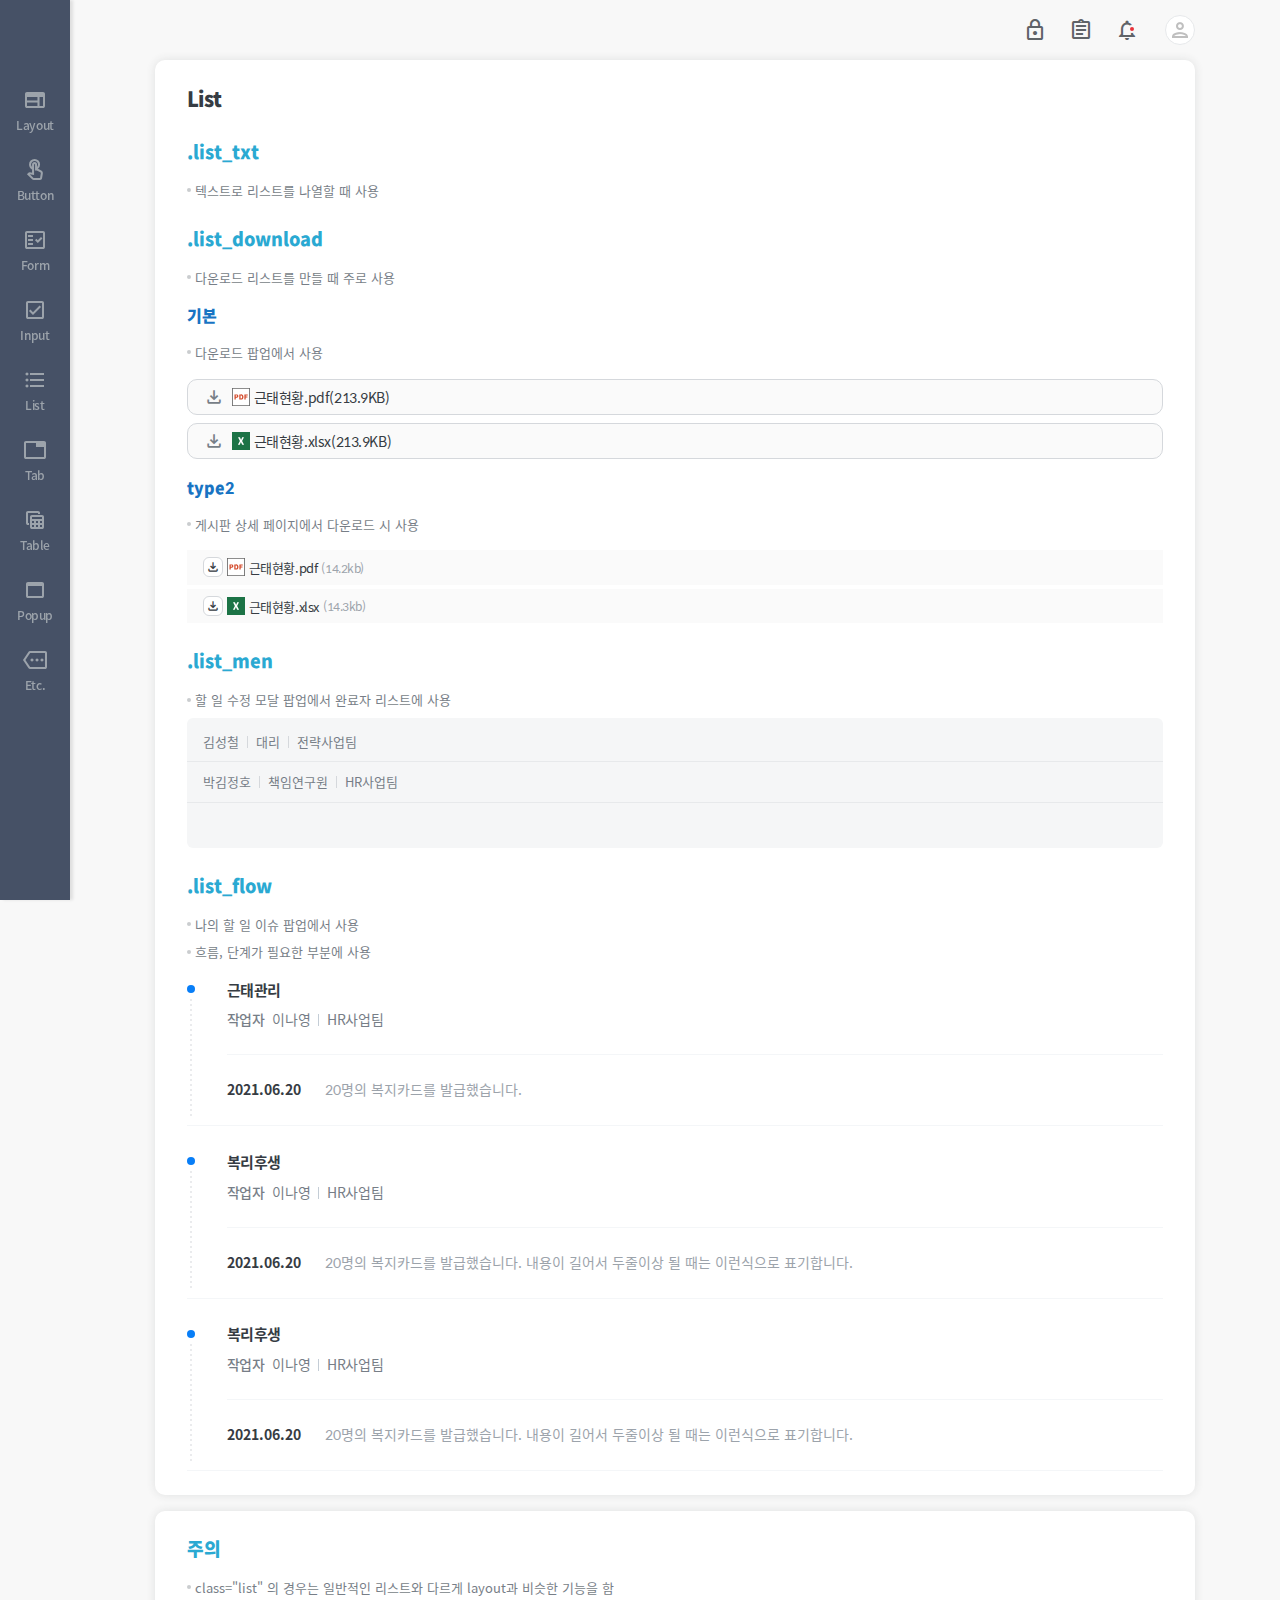
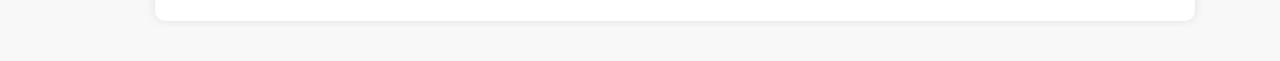
<file: workup/guide_page/list.html>
<!DOCTYPE html>
<html lang="ko">
<head>
    <meta charset="UTF-8">
    <meta name="viewport" content="width=device-width, initial-scale=1">
    <meta name="robots" content="noindex,nofollow">
    <title>이수시스템 웹 퍼블리싱 가이드</title>
    <link rel="icon" href="../../guide/favicon.ico" type="image/x-icon" />
    <link rel="shortcut icon" href="../../guide/favicon.ico" type="image/x-icon" />
    <link rel="preload" href="../../common/src/font/google_icons/MaterialIconsOutlined-Regular.woff2" as="font" type="font/woff2">
    <link rel="preload" href="../../common/src/font/font.css" as="style">
    
    <link rel="stylesheet" href="../css/external.css"><!-- 외부 css -->
    <link rel="stylesheet" href="../css/portal_style.css"><!-- 포털 css 링크 -->
    <link rel="stylesheet" href="../../guide/guide_style.css"><!-- 가이드 전용 css 링크 -->
</head>
<script async src="https://www.googletagmanager.com/gtag/js?id=G-05LG0GZ2GH"></script>
<script>
  window.dataLayer = window.dataLayer || [];
  function gtag(){dataLayer.push(arguments);}
  gtag('js', new Date());

  gtag('config', 'G-05LG0GZ2GH');
</script>
<body>
    <div class="wrap"><!-- 권한 2개 이상일 경우 class="addAuth" 를 해당 위치에 붙임 -->
        <!-- header -->
        <header class="header">
            <h1><a href="../guide.html" class="logo"><span class="blind">ISU</span></a></h1>
            <!-- gnb -->
            <nav class="gnb">
                <ul>
                    <li class="default ui_accordion"><!-- 임직원공통에만 'default' / 권한에 따라 달라지는 메뉴에는 'auth' Class 부여 -->
                        <a class="depth1 acco_btn"><i>person</i>임직원공통<i class="more"></i></a>
                        <ul class="depth2 acco_cont" style="display: block">
                            <li>
                                <a href="layout.html"><i>web</i>Layout</a>
                            </li>
                            <li>
                                <a href="button.html"><i>touch_app</i>Button</a>
                            </li>
                            <li>
                                <a href="form.html"><i>fact_check</i>Form</a>
                            </li>
                            <li>
                                <a href="input.html"><i>check_box</i>Input</a>
                            </li>
                            <li>
                                <a href="list.html"><i>format_list_bulleted</i>List</a>
                            </li>
                            <li>
                                <a href="tab.html"><i>tab</i>Tab</a>
                            </li>
                            <li>
                                <a href="table.html"><i>table_view</i>Table</a>
                            </li>
                            <li>
                                <a href="popup.html"><i>web_asset</i>Popup</a>
                            </li>
                            <li>
                                <a href="etc.html"><i>more</i>Etc.</a>
                            </li>
                        </ul>
                    </li>
                </ul>
            </nav>
            <!-- // gnb -->
            <!-- <div class="info_hr">
                <button class="btn_hr butn" data-toggle="modal" data-target="#hrmodal"><span><i>outlined_flag</i>HR담당자</span></button>
            </div> -->
        </header>
        <!-- // header -->
        <!-- container -->
        <div class="content main"><!-- 메인페이지에만 해당 클래스에 main 클래스 추가 -->
            <!-- 컨텐츠 상단 고정 영역 -->
            <article class="cont_header">
                <div class="wrap_inner clear">
                    <div class="fl">
                        <!-- 검색어 입력영역 -->
                        <!-- <div class="wrap_search">
                            <input type="text" placeholder="임직원 검색">
                            <button class="btn_search material-icons-outlined"><span>search</span><span class="hide">검색</span></button>
                        </div> -->
                        <!-- // 검색어 입력영역 -->
                    </div>
                    <div class="fr util_list">
                        <button class="butn_ico"><span>lock</span><span class="hide">화면잠금</span></button>
                        <a href="#" class="butn_ico"><span>assignment</span><span class="hide">게시판</span></a>
                        <button class="butn_ico noti on"><span>notifications</span><span class="hide">알림</span></button><!-- 알림이 있을 경우 class="on"이 추가 됨 -->
                        <!-- 프로필 -->
                        <div class="wrap_member ui_dropdown none right">
                            <button class="drop_btn profile"></button><!-- 프로필 버튼 -->
                            <ul class="drop_cont list">
                                <li><a href="#">비밀번호변경</a></li>
                                <li><a href="#">로그아웃</a></li>
                            </ul>
                        </div>
                        <!-- // 프로필 -->
                    </div>
                </div>
            </article>
            <!-- // 컨텐츠 상단 고정 영역 -->
            <!-- 컨텐츠 영역 -->
            <article class="cont">
                <div class="wrap_inner">
                    <div class="cont_row">
                        <section class="box greeting">
                            <h2>List</h2>
                            <h3 class="tit1">.list_txt</h3>
                            <ul class="list_txt">
                                <li>텍스트로 리스트를 나열할 때 사용</li>
                            </ul>
                            <h3 class="tit1">.list_download</h3>
                            <ul class="list_txt">
                                <li>다운로드 리스트를 만들 때 주로 사용</li>
                            </ul>
                            <h4 class="tit2">기본</h4>
                            <ul class="list_txt">
                                <li>다운로드 팝업에서 사용</li>
                            </ul>
                            <ul class="list_download">
                                <li><a href="#" class="butn gray2 down2 file pdf"><i></i><span class="fileName">근태현황.pdf(213.9KB)</span></a></li>
                                <li><a href="#" class="butn gray2 down2 file xls"><i></i><span class="fileName">근태현황.xlsx(213.9KB)</span></a></li>
                            </ul>
                            <h4 class="tit2">type2</h4>
                            <ul class="list_txt">
                                <li>게시판 상세 페이지에서 다운로드 시 사용</li>
                            </ul>
                            <ul class="list_download type2">
                                <li><a href="#" class="butn gray2 down2 file pdf"><i></i><span class="fileName">근태현황.pdf<span class="size">(14.2kb)</span></span></a></li>
                                <li><a href="#" class="butn gray2 down2 file xls"><i></i><span class="fileName">근태현황.xlsx<span class="size">(14.3kb)</span></span></a></li>
                            </ul>
                            <h3 class="tit1">.list_men</h3>
                            <ul class="list_txt mb8">
                                <li>할 일 수정 모달 팝업에서 완료자 리스트에 사용</li>
                            </ul>
                            <ul class="list_men">
                                <li><span class="name">김성철</span><span class="sub rank">대리</span><span class="sub roll">전략사업팀</span></li>
                                <li><span class="name">박김정호</span><span class="sub rank">책임연구원</span><span class="sub roll">HR사업팀</span></li>
                            </ul>
                            <h3 class="tit1">.list_flow</h3>
                            <ul class="list_txt mb16">
                                <li>나의 할 일 이슈 팝업에서 사용</li>
                                <li>흐름, 단계가 필요한 부분에 사용</li>
                            </ul>
                            <ul class="list_flow">
                                <!-- 이슈 한개 -->
                                <li>
                                    <div class="subject">
                                        <p class="tit">근태관리</p>
                                        <dl class="desc inline">
                                            <dt>작업자</dt>
                                            <dd class="worker"><span class="name">이나영</span><span class="team">HR사업팀</span></dd>
                                        </dl>
                                    </div>
                                    <div class="detail">
                                        <p><span class="date">2021.06.20</span><span class="txt">20명의 복지카드를 발급했습니다.</span></p>
                                    </div>
                                </li>
                                <!-- // 이슈 한개 -->
                                <li>
                                    <div class="subject">
                                        <p class="tit">복리후생</p>
                                        <dl class="desc inline">
                                            <dt>작업자</dt>
                                            <dd class="worker"><span class="name">이나영</span><span class="team">HR사업팀</span></dd>
                                        </dl>
                                    </div>
                                    <div class="detail">
                                        <p><span class="date">2021.06.20</span><span class="txt">20명의 복지카드를 발급했습니다. 내용이 길어서 두줄이상 될 때는 이런식으로 표기합니다.</span></p>
                                    </div>
                                </li>
                                <li>
                                    <div class="subject">
                                        <p class="tit">복리후생</p>
                                        <dl class="desc inline">
                                            <dt>작업자</dt>
                                            <dd class="worker"><span class="name">이나영</span><span class="team">HR사업팀</span></dd>
                                        </dl>
                                    </div>
                                    <div class="detail">
                                        <p><span class="date">2021.06.20</span><span class="txt">20명의 복지카드를 발급했습니다. 내용이 길어서 두줄이상 될 때는 이런식으로 표기합니다.</span></p>
                                    </div>
                                </li>
                            </ul>
                        </section>
                    </div>
                    <div class="cont_row">
                        <section class="box greeting">
                            <h3 class="tit1 mt0">주의</h3>
                            <ul class="list_txt">
                                <li>class="list" 의 경우는 일반적인 리스트와 다르게 layout과 비슷한 기능을 함</li>
                            </ul>
                        </section>
                    </div>
                </div>
            </article>
            <!-- // 컨텐츠 영역 -->
        </div>
        <!-- // container -->
    </div>
</body>
<!-- 외부파일 스크립트 -->
<script src="../../common/src/plugins/jQuery-3.6.0/jquery-3.6.0.min.js"></script>
<script src="../../common/src/plugins/jQuery-slimScroll-1.3.8/jquery.slimscroll.min.js"></script>
<script src="../../common/src/plugins/bootstrap-4.6.0/dist/js/bootstrap.bundle.min.js"></script>
<!-- <script src="../src/plugins/jsCalendar_v1.4.4/source/jsCalendar.min.js"></script> -->
<!-- <script src="../src/plugins/jsCalendar_v1.4.4/source/jsCalendar.lang.ko.js"></script> -->
<script src="../../common/src/plugins/MDB-Free_4.19.2/js/mdb.min.js"></script>
<script src="../js/common.js"></script>
<!-- // 외부파일 스크립트 -->
</html>
</file>
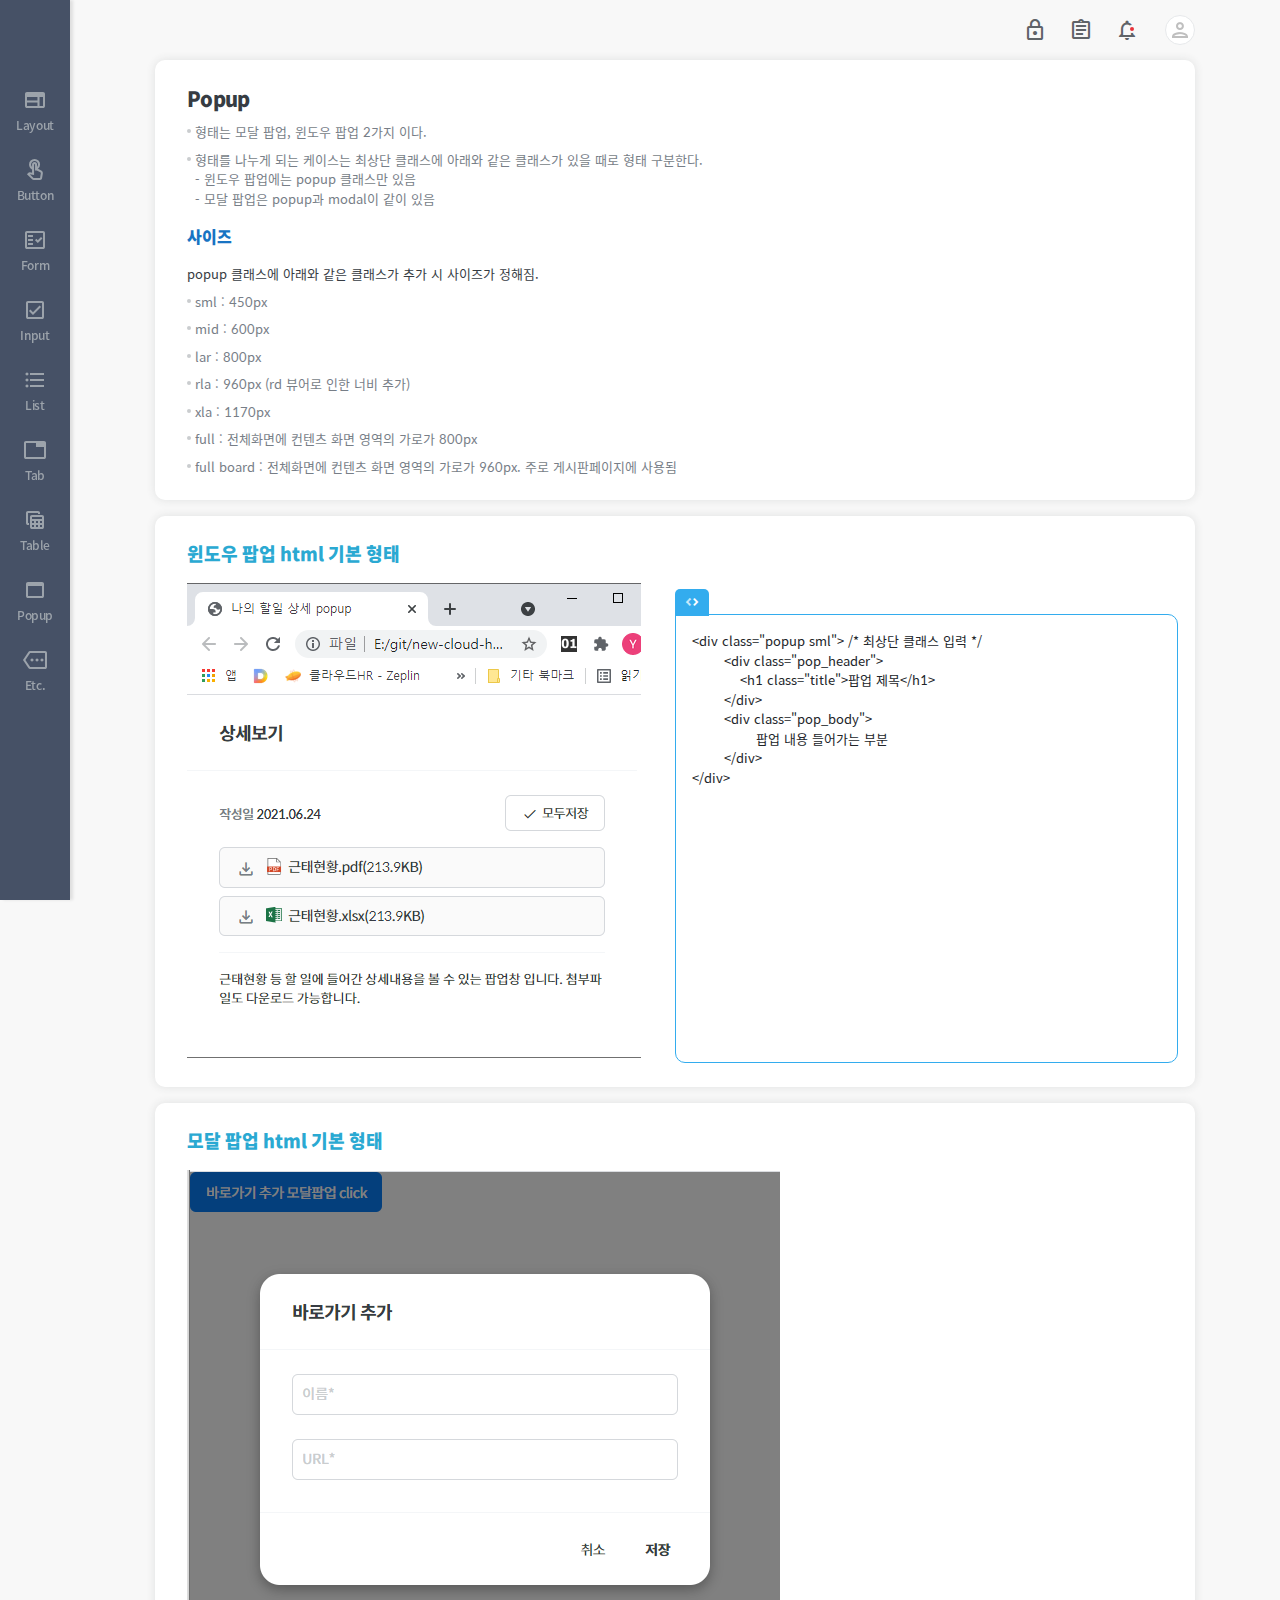
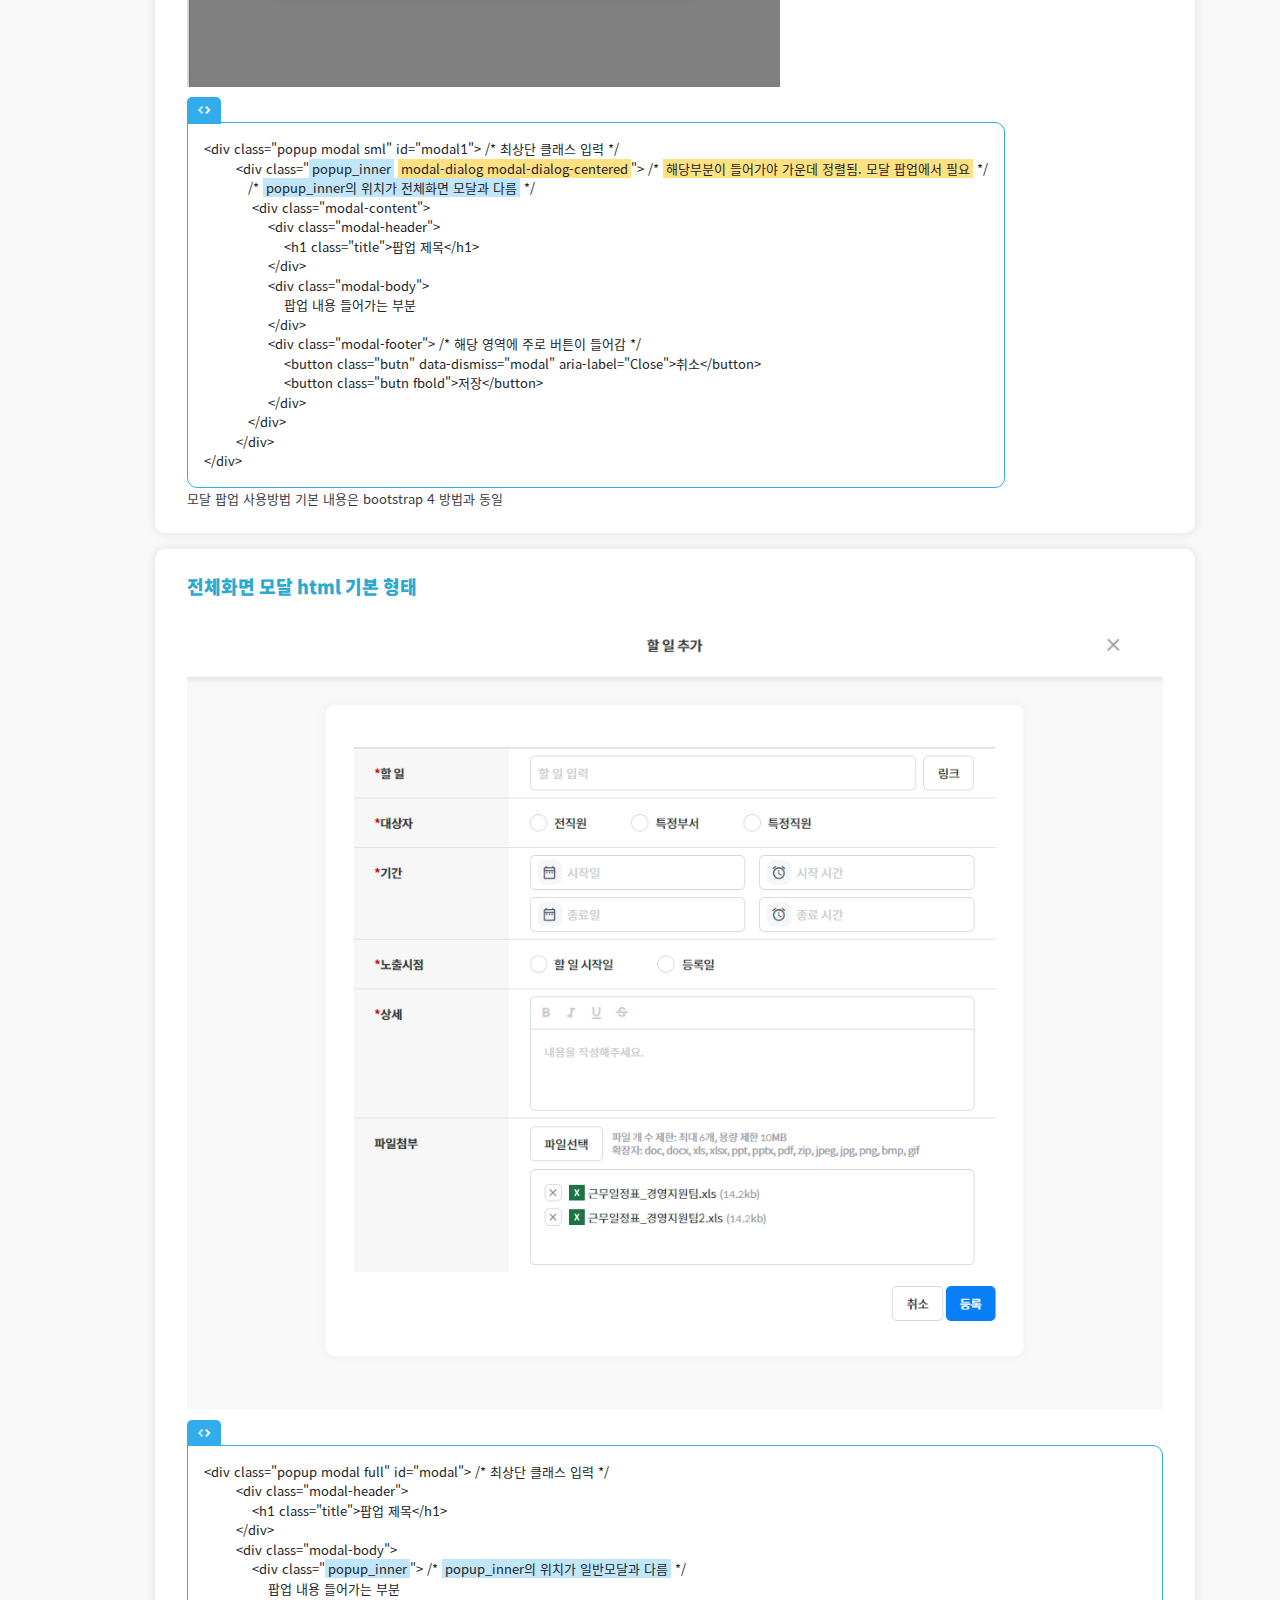
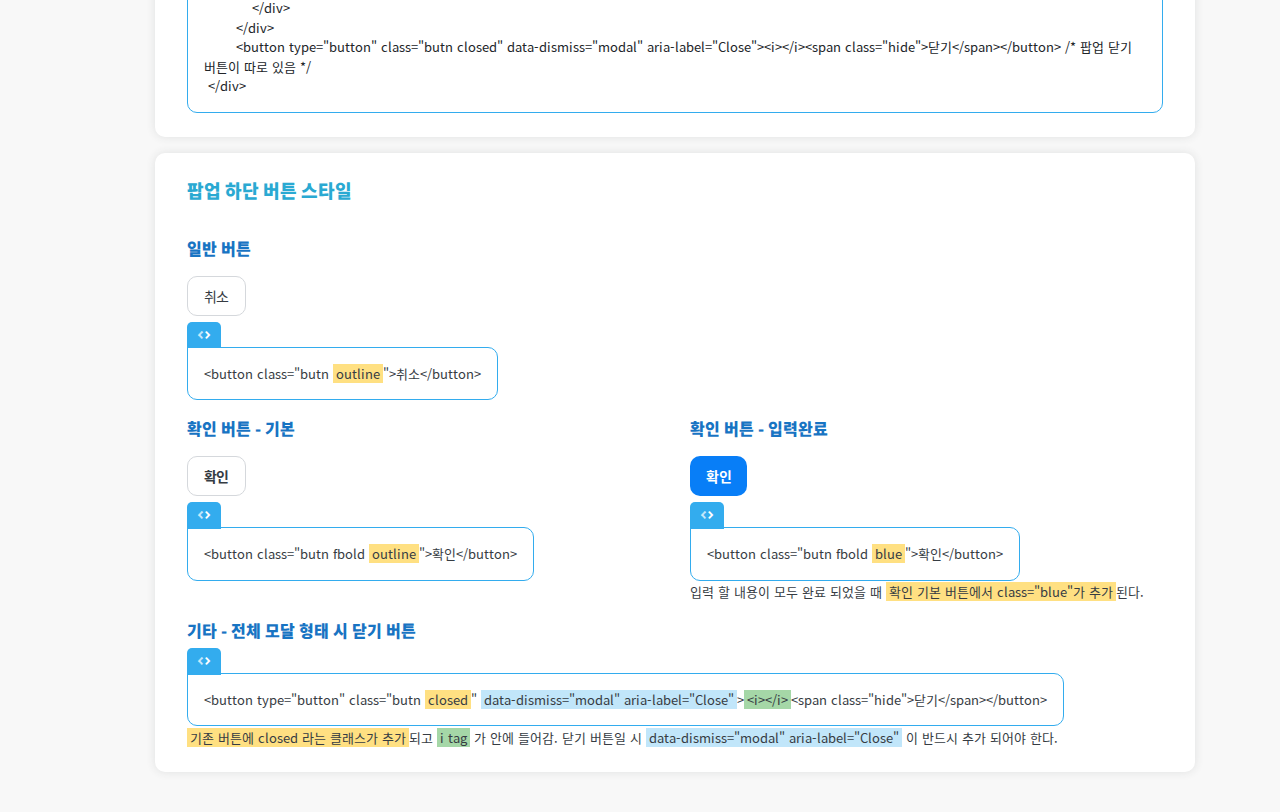
<file: workup/guide_page/popup.html>
<!DOCTYPE html>
<html lang="ko">
<head>
    <meta charset="UTF-8">
    <meta name="viewport" content="width=device-width, initial-scale=1">
    <meta name="robots" content="noindex,nofollow">
    <title>이수시스템 웹 퍼블리싱 가이드</title>
    <link rel="icon" href="../../guide/favicon.ico" type="image/x-icon" />
    <link rel="shortcut icon" href="../../guide/favicon.ico" type="image/x-icon" />
    <link rel="preload" href="../../common/src/font/google_icons/MaterialIconsOutlined-Regular.woff2" as="font" type="font/woff2">
    <link rel="preload" href="../../common/src/font/font.css" as="style">
    
    <link rel="stylesheet" href="../css/external.css"><!-- 외부 css -->
    <link rel="stylesheet" href="../css/portal_style.css"><!-- 포털 css 링크 -->
    <link rel="stylesheet" href="../../guide/guide_style.css"><!-- 가이드 전용 css 링크 -->
</head>
<script async src="https://www.googletagmanager.com/gtag/js?id=G-05LG0GZ2GH"></script>
<script>
  window.dataLayer = window.dataLayer || [];
  function gtag(){dataLayer.push(arguments);}
  gtag('js', new Date());

  gtag('config', 'G-05LG0GZ2GH');
</script>
<body>
    <div class="wrap"><!-- 권한 2개 이상일 경우 class="addAuth" 를 해당 위치에 붙임 -->
        <!-- header -->
        <header class="header">
            <h1><a href="../guide.html" class="logo"><span class="blind">ISU</span></a></h1>
            <!-- gnb -->
            <nav class="gnb">
                <ul>
                    <li class="default ui_accordion"><!-- 임직원공통에만 'default' / 권한에 따라 달라지는 메뉴에는 'auth' Class 부여 -->
                        <a class="depth1 acco_btn"><i>person</i>임직원공통<i class="more"></i></a>
                        <ul class="depth2 acco_cont" style="display: block">
                            <li>
                                <a href="layout.html"><i>web</i>Layout</a>
                            </li>
                            <li>
                                <a href="button.html"><i>touch_app</i>Button</a>
                            </li>
                            <li>
                                <a href="form.html"><i>fact_check</i>Form</a>
                            </li>
                            <li>
                                <a href="input.html"><i>check_box</i>Input</a>
                            </li>
                            <li>
                                <a href="list.html"><i>format_list_bulleted</i>List</a>
                            </li>
                            <li>
                                <a href="tab.html"><i>tab</i>Tab</a>
                            </li>
                            <li>
                                <a href="table.html"><i>table_view</i>Table</a>
                            </li>
                            <li>
                                <a href="popup.html"><i>web_asset</i>Popup</a>
                            </li>
                            <li>
                                <a href="etc.html"><i>more</i>Etc.</a>
                            </li>
                        </ul>
                    </li>
                </ul>
            </nav>
            <!-- // gnb -->
            <!-- <div class="info_hr">
                <button class="btn_hr butn" data-toggle="modal" data-target="#hrmodal"><span><i>outlined_flag</i>HR담당자</span></button>
            </div> -->
        </header>
        <!-- // header -->
        <!-- container -->
        <div class="content main"><!-- 메인페이지에만 해당 클래스에 main 클래스 추가 -->
            <!-- 컨텐츠 상단 고정 영역 -->
            <article class="cont_header">
                <div class="wrap_inner clear">
                    <div class="fl">
                        <!-- 검색어 입력영역 -->
                        <!-- <div class="wrap_search">
                            <input type="text" placeholder="임직원 검색">
                            <button class="btn_search material-icons-outlined"><span>search</span><span class="hide">검색</span></button>
                        </div> -->
                        <!-- // 검색어 입력영역 -->
                    </div>
                    <div class="fr util_list">
                        <button class="butn_ico"><span>lock</span><span class="hide">화면잠금</span></button>
                        <a href="#" class="butn_ico"><span>assignment</span><span class="hide">게시판</span></a>
                        <button class="butn_ico noti on"><span>notifications</span><span class="hide">알림</span></button><!-- 알림이 있을 경우 class="on"이 추가 됨 -->
                        <!-- 프로필 -->
                        <div class="wrap_member ui_dropdown none right">
                            <button class="drop_btn profile"></button><!-- 프로필 버튼 -->
                            <ul class="drop_cont list">
                                <li><a href="#">비밀번호변경</a></li>
                                <li><a href="#">로그아웃</a></li>
                            </ul>
                        </div>
                        <!-- // 프로필 -->
                    </div>
                </div>
            </article>
            <!-- // 컨텐츠 상단 고정 영역 -->
            <!-- 컨텐츠 영역 -->
            <article class="cont">
                <div class="wrap_inner">
                    <div class="cont_row">
                        <section class="box greeting">
                            <h2>Popup</h2>
                            <ul class="list_txt mt8">
                                <li>형태는 모달 팝업, 윈도우 팝업 2가지 이다.</li>
                                <li>형태를 나누게 되는 케이스는 최상단 클래스에 아래와 같은 클래스가 있을 때로 형태 구분한다. <br>
                                - 윈도우 팝업에는 popup 클래스만 있음 <br>
                                - 모달 팝업은 popup과 modal이 같이 있음 </li>
                            </ul>
                            <h3 class="tit2">사이즈</h3>
                            <p class="mb8">popup 클래스에 아래와 같은 클래스가 추가 시 사이즈가 정해짐.</p>
                            <ul class="list_txt">
                                <li>sml : 450px</li>
                                <li>mid : 600px</li>
                                <li>lar : 800px</li>
                                <li>rla : 960px (rd 뷰어로 인한 너비 추가)</li>
                                <li>xla : 1170px</li>
                                <li>full : 전체화면에 컨텐츠 화면 영역의 가로가 800px</li>
                                <li>full board : 전체화면에 컨텐츠 화면 영역의 가로가 960px. 주로 게시판페이지에 사용됨</li>
                            </ul>
                        </section>
                        <!-- // 환영메세지 -->
                    </div>
                    <div class="cont_row">
                        <section class="box greeting">
                            <h3 class="tit1 mt0">윈도우 팝업 html 기본 형태</h3>
                            <div class="row row-cols-2">
                                <div class="col wrap_img"><img src="../../guide/images/ex_popup_1.png" alt=""></div>
                                <div class="col code">
                                <pre>
&lt;div class="popup sml"&gt; /* 최상단 클래스 입력 */
        &lt;div class="pop_header"&gt;
            &lt;h1 class="title"&gt;팝업 제목&lt;/h1&gt;
        &lt;/div&gt;
        &lt;div class="pop_body"&gt;
                팝업 내용 들어가는 부분
        &lt;/div&gt;
&lt;/div&gt; </pre>
                                </div>
                            </div>
                        </section>
                    </div>
                    <div class="cont_row">
                        <section class="box greeting">
                            <h3 class="tit1 mt0">모달 팝업 html 기본 형태</h3>
                            <div class="wrap_img"><img src="../../guide/images/ex_popup_2.png" alt=""></div>
                            <div class="code">
                            <pre>
&lt;div class="popup modal sml" id="modal1"&gt; /* 최상단 클래스 입력 */
        &lt;div class="<span class="hlight2">popup_inner</span> <span class="hlight">modal-dialog modal-dialog-centered</span>"&gt; /* <span class="hlight">해당부분이 들어가야 가운데 정렬됨. 모달 팝업에서 필요</span> */
           /* <span class="hlight2">popup_inner의 위치가 전체화면 모달과 다름</span> */
            &lt;div class="modal-content"&gt;
                &lt;div class="modal-header"&gt;
                    &lt;h1 class="title"&gt;팝업 제목&lt;/h1&gt;
                &lt;/div&gt;
                &lt;div class="modal-body"&gt;
                    팝업 내용 들어가는 부분
                &lt;/div&gt;
                &lt;div class="modal-footer"&gt; /* 해당 영역에 주로 버튼이 들어감 */
                    &lt;button class="butn" data-dismiss="modal" aria-label="Close"&gt;취소&lt;/button&gt;
                    &lt;button class="butn fbold"&gt;저장&lt;/button&gt;
                &lt;/div&gt;
           &lt;/div&gt;
        &lt;/div&gt;
&lt;/div&gt; </pre>
                            </div>
                            <p>모달 팝업 사용방법 기본 내용은 bootstrap 4 방법과 동일</p>
                        </section>
                    </div>
                    <div class="cont_row">
                        <section class="box greeting">
                            <h3 class="tit1 mt0">전체화면 모달 html 기본 형태 </h3>
                            <div class="wrap_img"><img src="../../guide/images/ex_popup_3.png" alt=""></div>
                            <div class="code">
                            <pre>
&lt;div class="popup modal full" id="modal"&gt; /* 최상단 클래스 입력 */
        &lt;div class="modal-header"&gt;
            &lt;h1 class="title"&gt;팝업 제목&lt;/h1&gt;
        &lt;/div&gt;
        &lt;div class="modal-body"&gt;
            &lt;div class="<span class="hlight2">popup_inner</span>"&gt; /* <span class="hlight2">popup_inner의 위치가 일반모달과 다름</span> */
                팝업 내용 들어가는 부분
            &lt;/div&gt;
        &lt;/div&gt;
        &lt;button type="button" class="butn closed" data-dismiss="modal" aria-label="Close"&gt;&lt;i&gt;&lt;/i&gt;&lt;span class="hide"&gt;닫기&lt;/span&gt;&lt;/button&gt; /* 팝업 닫기 버튼이 따로 있음 */
 &lt;/div&gt; </pre>
                            </div>
                        </section>
                    </div>
                    <div class="cont_row">
                        <section class="box greeting">
                            <h3 class="tit1 mt0">팝업 하단 버튼 스타일</h3>
                            <div class="row row-col-2">
                                <div class="col">
                                    <h4 class="tit2">일반 버튼</h4>
                                    <button class="butn outline">취소</button>
                                    <div class="code">
                                        &lt;button class="butn <span class="hlight">outline</span>"&gt;취소&lt;/button&gt;
                                    </div>
                                </div>
                            </div>
                            <div class="row row-col-2">
                                <div class="col">
                                    <h4 class="tit2">확인 버튼 - 기본</h4>
                                    <button class="butn fbold outline">확인</button>
                                    <div class="code">
                                        &lt;button class="butn fbold <span class="hlight">outline</span>"&gt;확인&lt;/button&gt;
                                    </div>
                                </div>
                                <div class="col">
                                    <h4 class="tit2">확인 버튼 - 입력완료</h4>
                                    <button class="butn fbold blue">확인</button>
                                    <div class="code">
                                        &lt;button class="butn fbold <span class="hlight">blue</span>"&gt;확인&lt;/button&gt;
                                    </div>
                                    <p>입력 할 내용이 모두 완료 되었을 때 <span class="hlight">확인 기본 버튼에서 class="blue"가 추가</span>된다.</p>
                                </div>
                            </div>
                            <h4 class="tit2">기타 - 전체 모달 형태 시 닫기 버튼</h4>
                            <div class="code">
                                &lt;button type="button" class="butn <span class="hlight">closed</span>" <span class="hlight2">data-dismiss="modal" aria-label="Close"</span>&gt;<span class="hlight3">&lt;i&gt;&lt;/i&gt;</span>&lt;span class="hide"&gt;닫기&lt;/span&gt;&lt;/button&gt;
                            </div>
                            <p><span class="hlight">기존 버튼에 closed 라는 클래스가 추가</span>되고 <span class="hlight3">i tag</span> 가 안에 들어감. </p>
                            <p>닫기 버튼일 시 <span class="hlight2">data-dismiss="modal" aria-label="Close"</span> 이 반드시 추가 되어야 한다. </p>
                        </section>
                    </div>
                </div>
            </article>
            <!-- // 컨텐츠 영역 -->
        </div>
        <!-- // container -->
    </div>
</body>
<!-- 외부파일 스크립트 -->
<script src="../../common/src/plugins/jQuery-3.6.0/jquery-3.6.0.min.js"></script>
<script src="../../common/src/plugins/jQuery-slimScroll-1.3.8/jquery.slimscroll.min.js"></script>
<script src="../../common/src/plugins/bootstrap-4.6.0/dist/js/bootstrap.bundle.min.js"></script>
<!-- <script src="../src/plugins/jsCalendar_v1.4.4/source/jsCalendar.min.js"></script> -->
<!-- <script src="../src/plugins/jsCalendar_v1.4.4/source/jsCalendar.lang.ko.js"></script> -->
<script src="../../common/src/plugins/MDB-Free_4.19.2/js/mdb.min.js"></script>
<script src="../js/common.js"></script>
<!-- // 외부파일 스크립트 -->
</html>
</file>
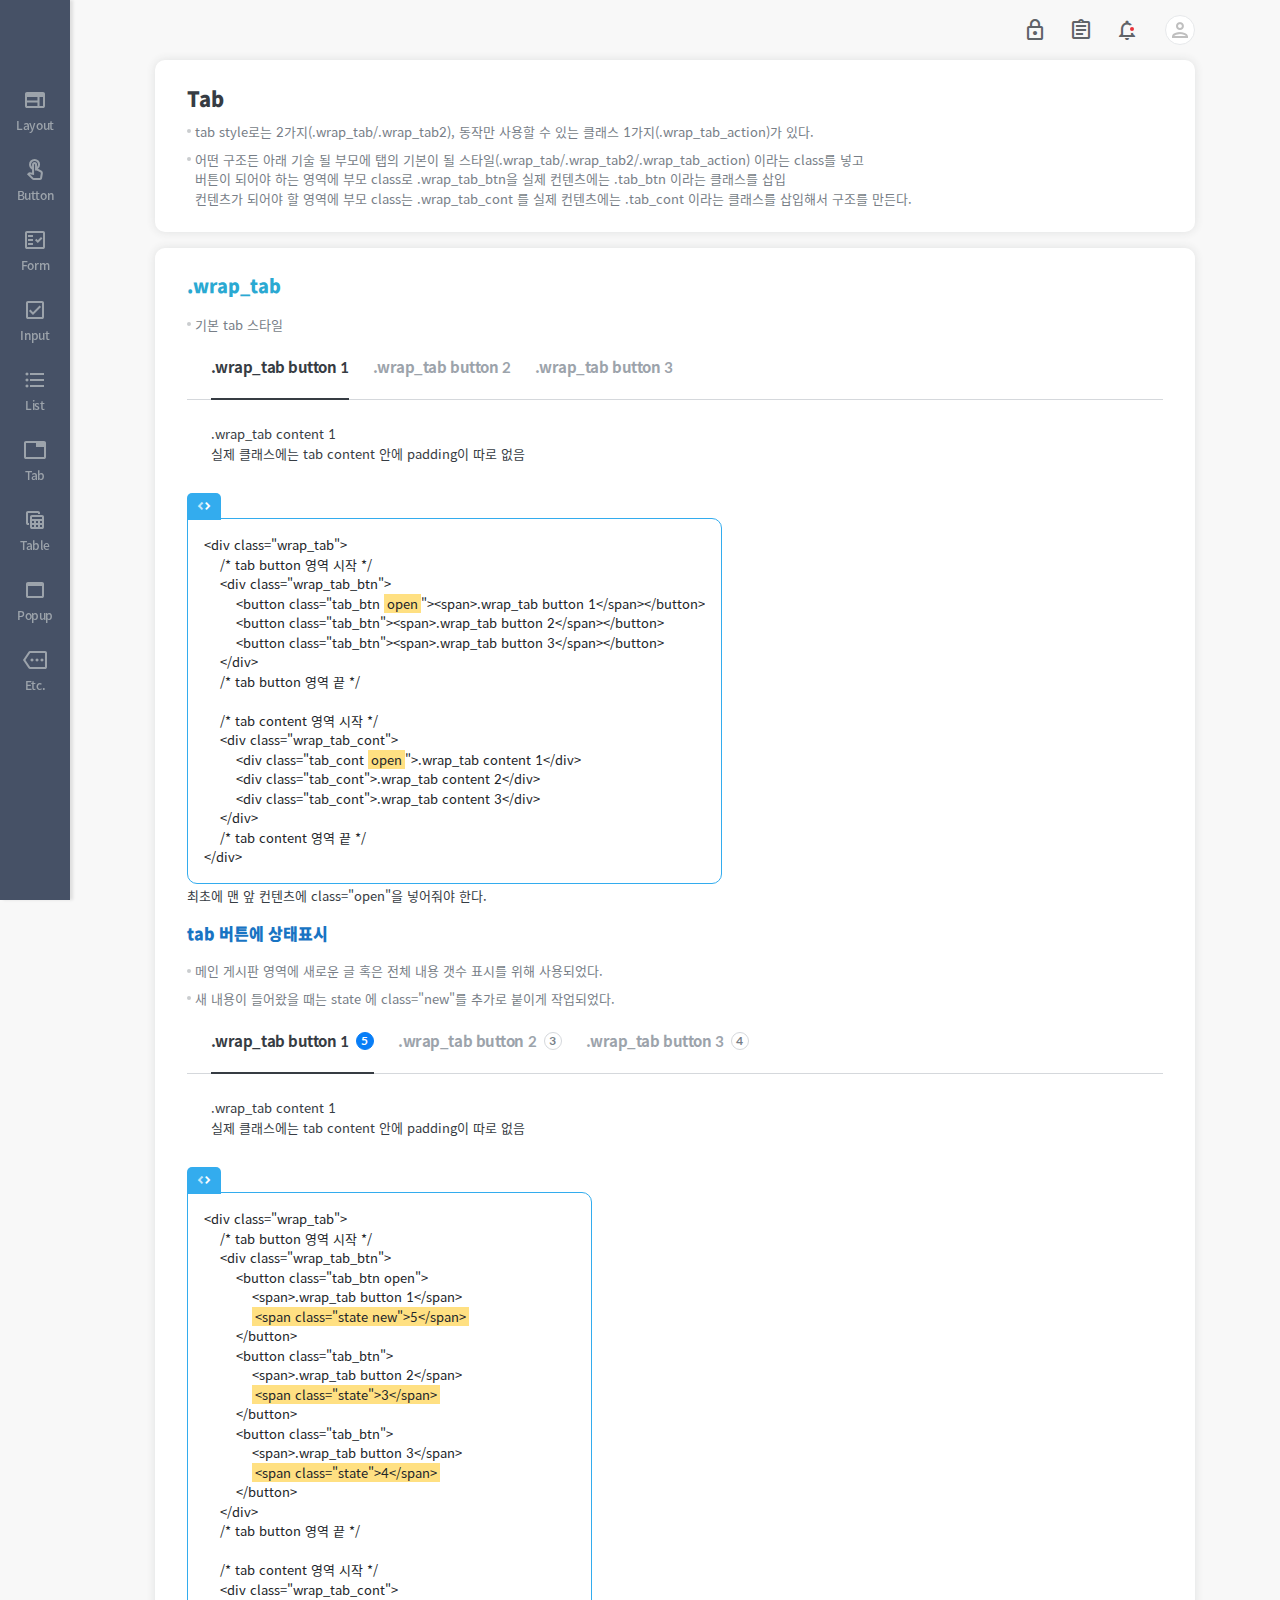
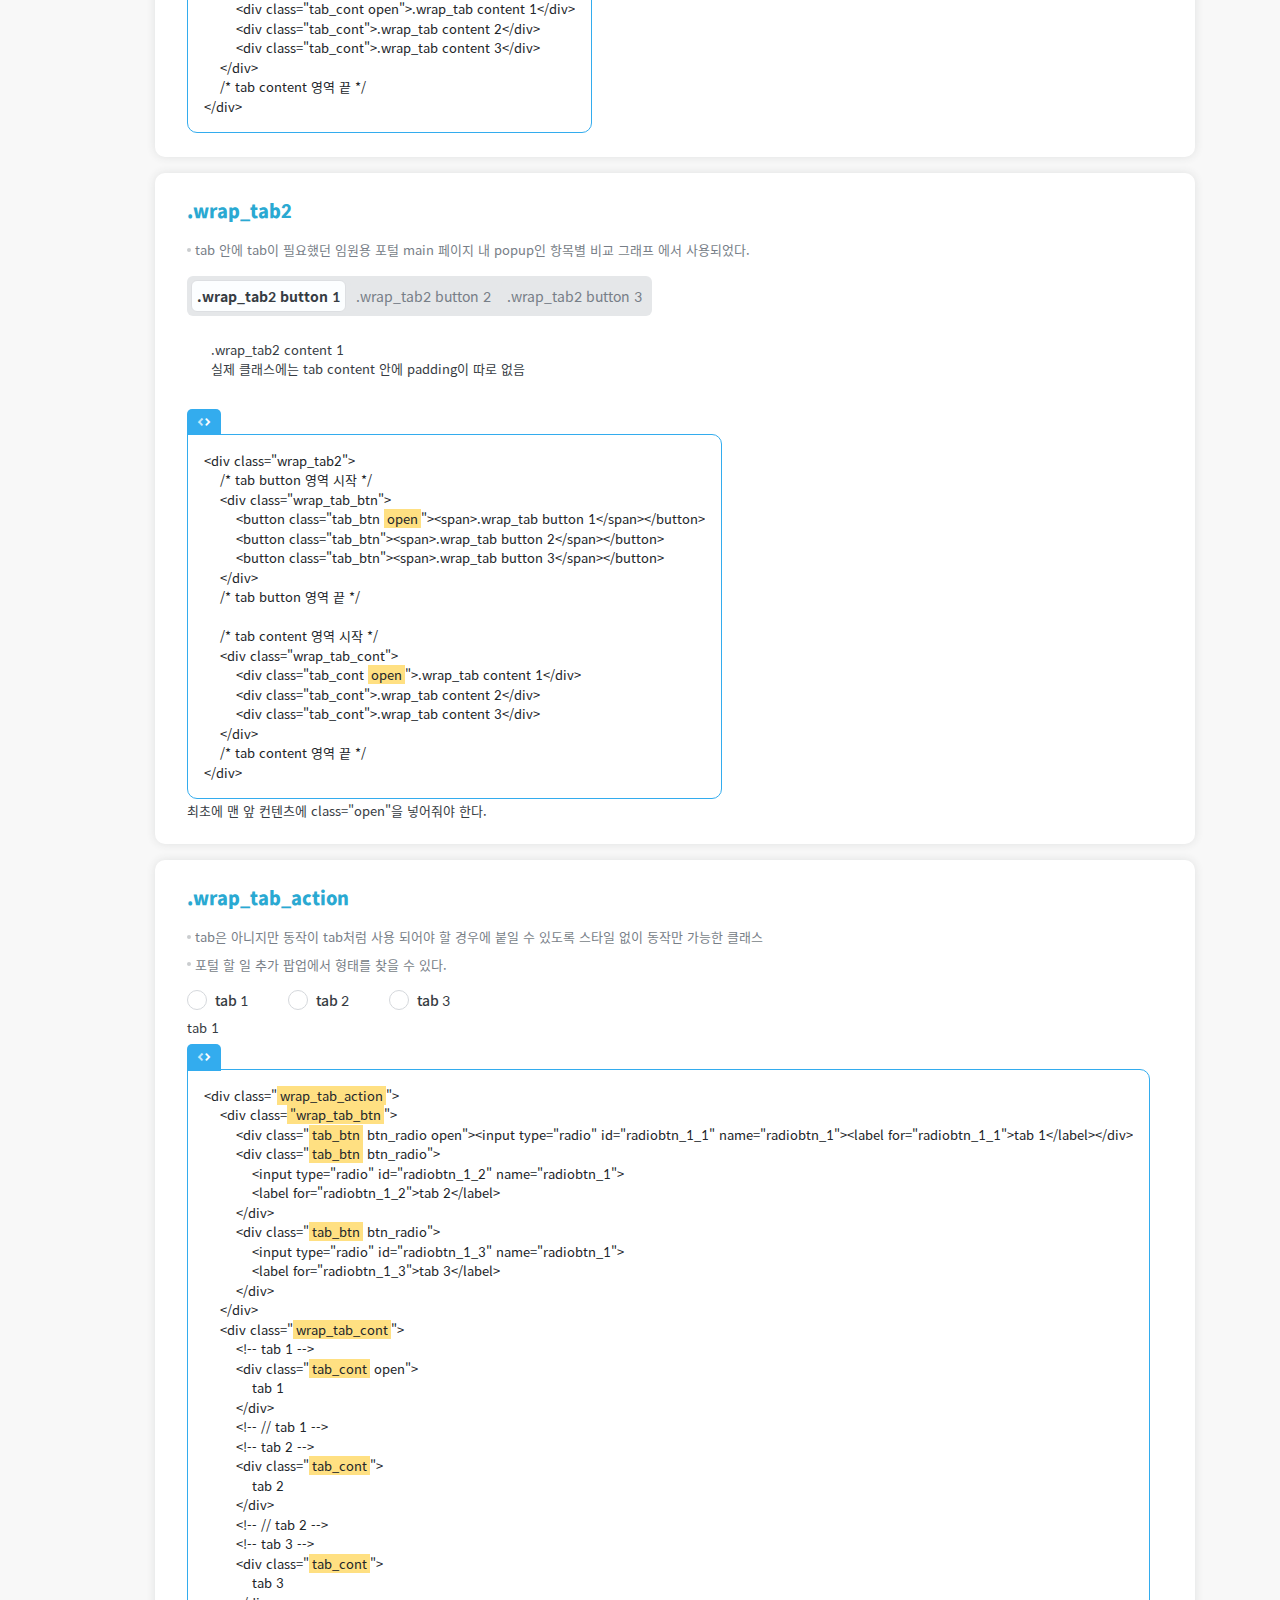
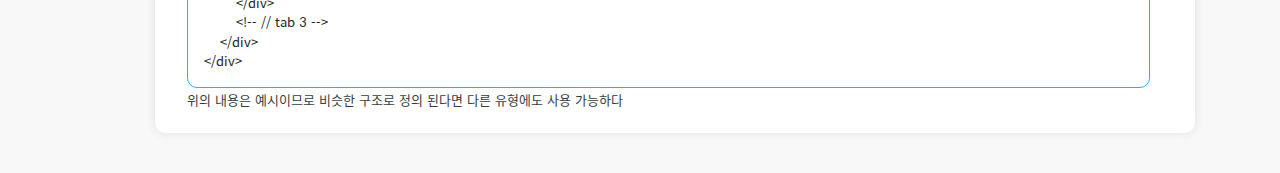
<file: workup/guide_page/tab.html>
<!DOCTYPE html>
<html lang="ko">
<head>
    <meta charset="UTF-8">
    <meta name="viewport" content="width=device-width, initial-scale=1">
    <meta name="robots" content="noindex,nofollow">
    <title>이수시스템 웹 퍼블리싱 가이드</title>
    <link rel="icon" href="../../guide/favicon.ico" type="image/x-icon" />
    <link rel="shortcut icon" href="../../guide/favicon.ico" type="image/x-icon" />
    <link rel="preload" href="../../common/src/font/google_icons/MaterialIconsOutlined-Regular.woff2" as="font" type="font/woff2">
    <link rel="preload" href="../../common/src/font/font.css" as="style">
    
    <link rel="stylesheet" href="../css/external.css"><!-- 외부 css -->
    <link rel="stylesheet" href="../css/portal_style.css"><!-- 포털 css 링크 -->
    <link rel="stylesheet" href="../../guide/guide_style.css"><!-- 가이드 전용 css 링크 -->
</head>
<script async src="https://www.googletagmanager.com/gtag/js?id=G-05LG0GZ2GH"></script>
<script>
  window.dataLayer = window.dataLayer || [];
  function gtag(){dataLayer.push(arguments);}
  gtag('js', new Date());

  gtag('config', 'G-05LG0GZ2GH');
</script>
<body>
    <div class="wrap"><!-- 권한 2개 이상일 경우 class="addAuth" 를 해당 위치에 붙임 -->
        <!-- header -->
        <header class="header">
            <h1><a href="../guide.html" class="logo"><span class="blind">ISU</span></a></h1>
            <!-- gnb -->
            <nav class="gnb">
                <ul>
                    <li class="default ui_accordion"><!-- 임직원공통에만 'default' / 권한에 따라 달라지는 메뉴에는 'auth' Class 부여 -->
                        <a class="depth1 acco_btn"><i>person</i>임직원공통<i class="more"></i></a>
                        <ul class="depth2 acco_cont" style="display: block">
                            <li>
                                <a href="layout.html"><i>web</i>Layout</a>
                            </li>
                            <li>
                                <a href="button.html"><i>touch_app</i>Button</a>
                            </li>
                            <li>
                                <a href="form.html"><i>fact_check</i>Form</a>
                            </li>
                            <li>
                                <a href="input.html"><i>check_box</i>Input</a>
                            </li>
                            <li>
                                <a href="list.html"><i>format_list_bulleted</i>List</a>
                            </li>
                            <li>
                                <a href="tab.html"><i>tab</i>Tab</a>
                            </li>
                            <li>
                                <a href="table.html"><i>table_view</i>Table</a>
                            </li>
                            <li>
                                <a href="popup.html"><i>web_asset</i>Popup</a>
                            </li>
                            <li>
                                <a href="etc.html"><i>more</i>Etc.</a>
                            </li>
                        </ul>
                    </li>
                </ul>
            </nav>
            <!-- // gnb -->
            <!-- <div class="info_hr">
                <button class="btn_hr butn" data-toggle="modal" data-target="#hrmodal"><span><i>outlined_flag</i>HR담당자</span></button>
            </div> -->
        </header>
        <!-- // header -->
        <!-- container -->
        <div class="content main"><!-- 메인페이지에만 해당 클래스에 main 클래스 추가 -->
            <!-- 컨텐츠 상단 고정 영역 -->
            <article class="cont_header">
                <div class="wrap_inner clear">
                    <div class="fl">
                        <!-- 검색어 입력영역 -->
                        <!-- <div class="wrap_search">
                            <input type="text" placeholder="임직원 검색">
                            <button class="btn_search material-icons-outlined"><span>search</span><span class="hide">검색</span></button>
                        </div> -->
                        <!-- // 검색어 입력영역 -->
                    </div>
                    <div class="fr util_list">
                        <button class="butn_ico"><span>lock</span><span class="hide">화면잠금</span></button>
                        <a href="#" class="butn_ico"><span>assignment</span><span class="hide">게시판</span></a>
                        <button class="butn_ico noti on"><span>notifications</span><span class="hide">알림</span></button><!-- 알림이 있을 경우 class="on"이 추가 됨 -->
                        <!-- 프로필 -->
                        <div class="wrap_member ui_dropdown none right">
                            <button class="drop_btn profile"></button><!-- 프로필 버튼 -->
                            <ul class="drop_cont list">
                                <li><a href="#">비밀번호변경</a></li>
                                <li><a href="#">로그아웃</a></li>
                            </ul>
                        </div>
                        <!-- // 프로필 -->
                    </div>
                </div>
            </article>
            <!-- // 컨텐츠 상단 고정 영역 -->
            <!-- 컨텐츠 영역 -->
            <article class="cont">
                <div class="wrap_inner">
                    <div class="cont_row">
                        <section class="box greeting">
                            <h2>Tab</h2>
                            <ul class="list_txt">
                                <li>tab style로는 2가지(.wrap_tab/.wrap_tab2), 동작만 사용할 수 있는 클래스 1가지(.wrap_tab_action)가 있다.</li>
                                <li>어떤 구조든 아래 기술 될 부모에 탭의 기본이 될 스타일(.wrap_tab/.wrap_tab2/.wrap_tab_action) 이라는 class를 넣고<br>버튼이 되어야 하는 영역에 부모 class로 .wrap_tab_btn을 실제 컨텐츠에는 .tab_btn 이라는 클래스를 삽입<br>컨텐츠가 되어야 할 영역에 부모 class는 .wrap_tab_cont 를 실제 컨텐츠에는 .tab_cont 이라는 클래스를 삽입해서 구조를 만든다.</li>
                            </ul>
                        </section>
                    </div>
                    <div class="cont_row">
                        <section class="box greeting">
                            <h3 class="tit1 mt0">.wrap_tab</h3>
                            <ul class="list_txt">
                                <li>기본 tab 스타일</li>
                            </ul>
                            <div class="wrap_tab">
                                <div class="wrap_tab_btn">
                                    <button class="tab_btn open"><span>.wrap_tab button 1</span></button>
                                    <button class="tab_btn"><span>.wrap_tab button 2</span></button>
                                    <button class="tab_btn"><span>.wrap_tab button 3</span></button>
                                </div>
                                <div class="wrap_tab_cont">
                                    <div class="tab_cont open pd24">
                                        .wrap_tab content 1 <br>
                                        실제 클래스에는 tab content 안에 padding이 따로 없음
                                    </div>
                                    <div class="tab_cont pd24">.wrap_tab content 2</div>
                                    <div class="tab_cont pd24">.wrap_tab content 3</div>
                                </div>
                            </div>
                            <div class="code">
                                <pre>
&lt;div class="wrap_tab"&gt;
    /* tab button 영역 시작 */
    &lt;div class="wrap_tab_btn"&gt;
        &lt;button class="tab_btn <span class="hlight">open</span>"&gt;&lt;span&gt;.wrap_tab button 1&lt;/span&gt;&lt;/button&gt;
        &lt;button class="tab_btn"&gt;&lt;span&gt;.wrap_tab button 2&lt;/span&gt;&lt;/button&gt;
        &lt;button class="tab_btn"&gt;&lt;span&gt;.wrap_tab button 3&lt;/span&gt;&lt;/button&gt;
    &lt;/div&gt;
    /* tab button 영역 끝 */
    
    /* tab content 영역 시작 */
    &lt;div class="wrap_tab_cont"&gt;
        &lt;div class="tab_cont <span class="hlight">open</span>"&gt;.wrap_tab content 1&lt;/div&gt;
        &lt;div class="tab_cont"&gt;.wrap_tab content 2&lt;/div&gt;
        &lt;div class="tab_cont"&gt;.wrap_tab content 3&lt;/div&gt;
    &lt;/div&gt;
    /* tab content 영역 끝 */
&lt;/div&gt;</pre>
                            </div>
                            <p>최초에 맨 앞 컨텐츠에 class="open"을 넣어줘야 한다.</p>
                            <h4 class="tit2">tab 버튼에 상태표시</h4>
                            <ul class="list_txt">
                                <li>메인 게시판 영역에 새로운 글 혹은 전체 내용 갯수 표시를 위해 사용되었다.</li>
                                <li>새 내용이 들어왔을 때는 state 에 class="new"를 추가로 붙이게 작업되었다.</li>
                            </ul>
                            <div class="wrap_tab">
                                <div class="wrap_tab_btn">
                                    <button class="tab_btn open">
                                        <span>.wrap_tab button 1</span>
                                        <span class="state new">5</span>
                                    </button>
                                    <button class="tab_btn">
                                        <span>.wrap_tab button 2</span>
                                        <span class="state">3</span>
                                    </button>
                                    <button class="tab_btn">
                                        <span>.wrap_tab button 3</span>
                                        <span class="state">4</span>
                                    </button>
                                </div>
                                <div class="wrap_tab_cont">
                                    <div class="tab_cont open pd24">
                                        .wrap_tab content 1 <br>
                                        실제 클래스에는 tab content 안에 padding이 따로 없음
                                    </div>
                                    <div class="tab_cont pd24">.wrap_tab content 2</div>
                                    <div class="tab_cont pd24">.wrap_tab content 3</div>
                                </div>
                            </div>
                            <div class="code">
                                <pre>
&lt;div class="wrap_tab"&gt;
    /* tab button 영역 시작 */
    &lt;div class="wrap_tab_btn"&gt;
        &lt;button class="tab_btn open"&gt;
            &lt;span&gt;.wrap_tab button 1&lt;/span&gt;
            <span class="hlight">&lt;span class="state new"&gt;5&lt;/span&gt;</span>
        &lt;/button&gt;
        &lt;button class="tab_btn"&gt;
            &lt;span&gt;.wrap_tab button 2&lt;/span&gt;
            <span class="hlight">&lt;span class="state"&gt;3&lt;/span&gt;</span>
        &lt;/button&gt;
        &lt;button class="tab_btn"&gt;
            &lt;span&gt;.wrap_tab button 3&lt;/span&gt;
            <span class="hlight">&lt;span class="state"&gt;4&lt;/span&gt;</span>
        &lt;/button&gt;
    &lt;/div&gt;
    /* tab button 영역 끝 */
    
    /* tab content 영역 시작 */
    &lt;div class="wrap_tab_cont"&gt;
        &lt;div class="tab_cont open"&gt;.wrap_tab content 1&lt;/div&gt;
        &lt;div class="tab_cont"&gt;.wrap_tab content 2&lt;/div&gt;
        &lt;div class="tab_cont"&gt;.wrap_tab content 3&lt;/div&gt;
    &lt;/div&gt;
    /* tab content 영역 끝 */
&lt;/div&gt;</pre>
                            </div>
                        </section>
                    </div>
                    <div class="cont_row">
                        <section class="box greeting">
                            <h3 class="tit1 mt0">.wrap_tab2</h3>
                            <ul class="list_txt mb16">
                                <li>tab 안에 tab이 필요했던 임원용 포털 main 페이지 내 popup인 항목별 비교 그래프 에서 사용되었다.</li>
                            </ul>
                            <div class="wrap_tab2">
                                <div class="wrap_tab_btn">
                                    <button class="tab_btn open"><span>.wrap_tab2 button 1</span></button>
                                    <button class="tab_btn"><span>.wrap_tab2 button 2</span></button>
                                    <button class="tab_btn"><span>.wrap_tab2 button 3</span></button>
                                </div>
                                <div class="wrap_tab_cont">
                                    <div class="tab_cont open pd24">
                                        .wrap_tab2 content 1 <br>
                                        실제 클래스에는 tab content 안에 padding이 따로 없음
                                    </div>
                                    <div class="tab_cont pd24">.wrap_tab2 content 2</div>
                                    <div class="tab_cont pd24">.wrap_tab2 content 3</div>
                                </div>
                            </div>
                            <div class="code">
                                <pre>
&lt;div class="wrap_tab2"&gt;
    /* tab button 영역 시작 */
    &lt;div class="wrap_tab_btn"&gt;
        &lt;button class="tab_btn <span class="hlight">open</span>"&gt;&lt;span&gt;.wrap_tab button 1&lt;/span&gt;&lt;/button&gt;
        &lt;button class="tab_btn"&gt;&lt;span&gt;.wrap_tab button 2&lt;/span&gt;&lt;/button&gt;
        &lt;button class="tab_btn"&gt;&lt;span&gt;.wrap_tab button 3&lt;/span&gt;&lt;/button&gt;
    &lt;/div&gt;
    /* tab button 영역 끝 */
    
    /* tab content 영역 시작 */
    &lt;div class="wrap_tab_cont"&gt;
        &lt;div class="tab_cont <span class="hlight">open</span>"&gt;.wrap_tab content 1&lt;/div&gt;
        &lt;div class="tab_cont"&gt;.wrap_tab content 2&lt;/div&gt;
        &lt;div class="tab_cont"&gt;.wrap_tab content 3&lt;/div&gt;
    &lt;/div&gt;
    /* tab content 영역 끝 */
&lt;/div&gt;</pre>
                            </div>
                            <p>최초에 맨 앞 컨텐츠에 class="open"을 넣어줘야 한다.</p>
                        </section>
                    </div>
                    <div class="cont_row">
                        <section class="box greeting">
                            <h3 class="tit1 mt0">.wrap_tab_action</h3>
                            <ul class="list_txt mb16">
                                <li>tab은 아니지만 동작이 tab처럼 사용 되어야 할 경우에 붙일 수 있도록 스타일 없이 동작만 가능한 클래스</li>
                                <li>포털 할 일 추가 팝업에서 형태를 찾을 수 있다.</li>
                            </ul>
                            <div class="wrap_tab_action">
                                <div class="wrap_tab_btn">
                                    <div class="tab_btn btn_radio open"><input type="radio" id="radiobtn_1_1" name="radiobtn_1"><label for="radiobtn_1_1">tab 1</label></div>
                                    <div class="tab_btn btn_radio">
                                        <input type="radio" id="radiobtn_1_2" name="radiobtn_1">
                                        <label for="radiobtn_1_2">tab 2</label>
                                    </div>
                                    <div class="tab_btn btn_radio">
                                        <input type="radio" id="radiobtn_1_3" name="radiobtn_1">
                                        <label for="radiobtn_1_3">tab 3</label>
                                    </div>
                                </div>
                                <div class="wrap_tab_cont">
                                    <!-- tab 1 -->
                                    <div class="tab_cont open">
                                        tab 1
                                    </div>
                                    <!-- // tab 1 -->
                                    <!-- tab 2 -->
                                    <div class="tab_cont">
                                        tab 2
                                    </div>
                                    <!-- // tab 2 -->
                                    <!-- tab 3 -->
                                    <div class="tab_cont">
                                        tab 3
                                    </div>
                                    <!-- // tab 3 -->
                                </div>
                            </div>
                            <div class="code">
                                <pre>
&lt;div class="<span class="hlight">wrap_tab_action</span>"&gt;
    &lt;div class=<span class="hlight">"wrap_tab_btn</span>"&gt;
        &lt;div class="<span class="hlight">tab_btn</span> btn_radio open"&gt;&lt;input type="radio" id="radiobtn_1_1" name="radiobtn_1"&gt;&lt;label for="radiobtn_1_1"&gt;tab 1&lt;/label&gt;&lt;/div&gt;
        &lt;div class="<span class="hlight">tab_btn</span> btn_radio"&gt;
            &lt;input type="radio" id="radiobtn_1_2" name="radiobtn_1"&gt;
            &lt;label for="radiobtn_1_2"&gt;tab 2&lt;/label&gt;
        &lt;/div&gt;
        &lt;div class="<span class="hlight">tab_btn</span> btn_radio"&gt;
            &lt;input type="radio" id="radiobtn_1_3" name="radiobtn_1"&gt;
            &lt;label for="radiobtn_1_3"&gt;tab 3&lt;/label&gt;
        &lt;/div&gt;
    &lt;/div&gt;
    &lt;div class="<span class="hlight">wrap_tab_cont</span>"&gt;
        &lt;!-- tab 1 --&gt;
        &lt;div class="<span class="hlight">tab_cont</span> open"&gt;
            tab 1
        &lt;/div&gt;
        &lt;!-- // tab 1 --&gt;
        &lt;!-- tab 2 --&gt;
        &lt;div class="<span class="hlight">tab_cont</span>"&gt;
            tab 2
        &lt;/div&gt;
        &lt;!-- // tab 2 --&gt;
        &lt;!-- tab 3 --&gt;
        &lt;div class="<span class="hlight">tab_cont</span>"&gt;
            tab 3
        &lt;/div&gt;
        &lt;!-- // tab 3 --&gt;
    &lt;/div&gt;
&lt;/div&gt;</pre>
                            </div>
                            <p>위의 내용은 예시이므로 비슷한 구조로 정의 된다면 다른 유형에도 사용 가능하다</p>
                        </section>
                    </div>
                </div>
            </article>
            <!-- // 컨텐츠 영역 -->
        </div>
        <!-- // container -->
    </div>
</body>
<!-- 외부파일 스크립트 -->
<script src="../../common/src/plugins/jQuery-3.6.0/jquery-3.6.0.min.js"></script>
<script src="../../common/src/plugins/jQuery-slimScroll-1.3.8/jquery.slimscroll.min.js"></script>
<script src="../../common/src/plugins/bootstrap-4.6.0/dist/js/bootstrap.bundle.min.js"></script>
<!-- <script src="../src/plugins/jsCalendar_v1.4.4/source/jsCalendar.min.js"></script> -->
<!-- <script src="../src/plugins/jsCalendar_v1.4.4/source/jsCalendar.lang.ko.js"></script> -->
<script src="../../common/src/plugins/MDB-Free_4.19.2/js/mdb.min.js"></script>
<script src="../js/common.js"></script>
<!-- // 외부파일 스크립트 -->
</html>
</file>
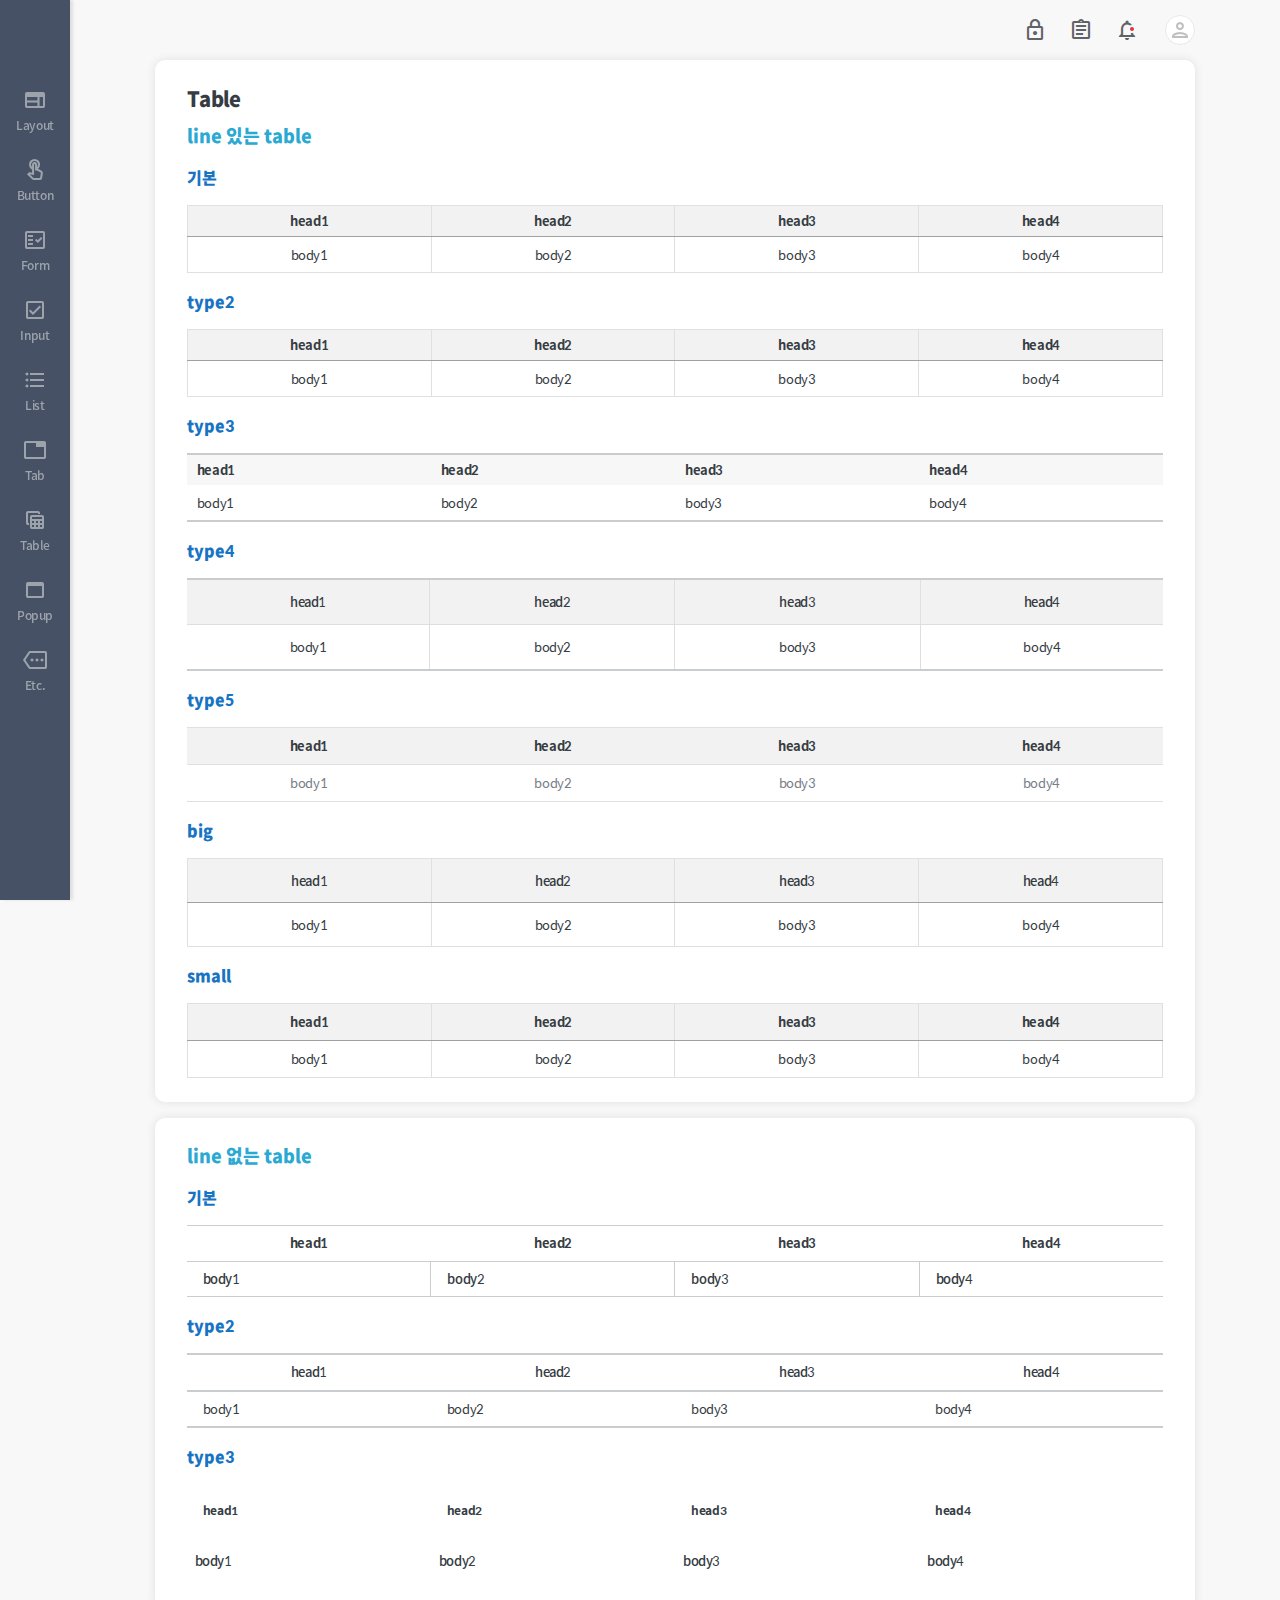
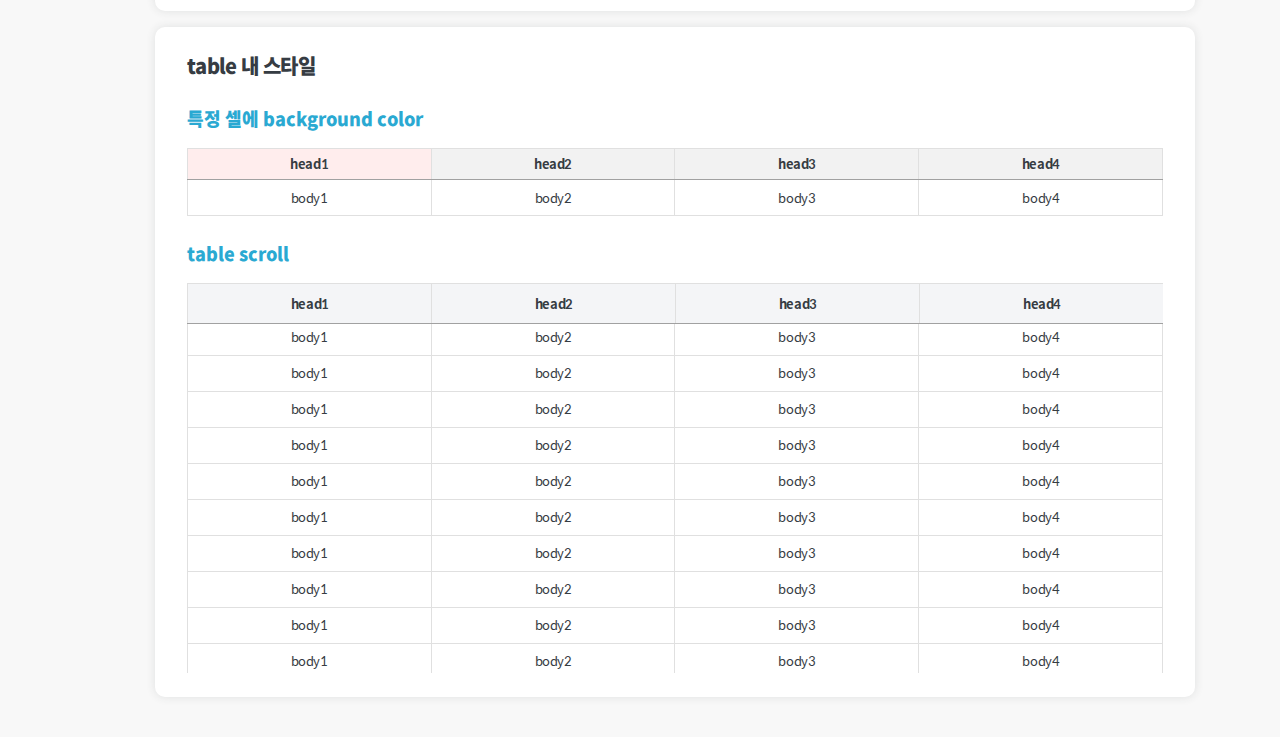
<file: workup/guide_page/table.html>
<!DOCTYPE html>
<html lang="ko">
<head>
    <meta charset="UTF-8">
    <meta name="viewport" content="width=device-width, initial-scale=1">
    <meta name="robots" content="noindex,nofollow">
    <title>이수시스템 웹 퍼블리싱 가이드</title>
    <link rel="icon" href="../../guide/favicon.ico" type="image/x-icon" />
    <link rel="shortcut icon" href="../../guide/favicon.ico" type="image/x-icon" />
    <link rel="preload" href="../../common/src/font/google_icons/MaterialIconsOutlined-Regular.woff2" as="font" type="font/woff2">
    <link rel="preload" href="../../common/src/font/font.css" as="style">
    
    <link rel="stylesheet" href="../css/external.css"><!-- 외부 css -->
    <link rel="stylesheet" href="../css/portal_style.css"><!-- 포털 css 링크 -->
    <link rel="stylesheet" href="../../guide/guide_style.css"><!-- 가이드 전용 css 링크 -->
</head>
<script async src="https://www.googletagmanager.com/gtag/js?id=G-05LG0GZ2GH"></script>
<script>
  window.dataLayer = window.dataLayer || [];
  function gtag(){dataLayer.push(arguments);}
  gtag('js', new Date());

  gtag('config', 'G-05LG0GZ2GH');
</script>
<body>
    <div class="wrap"><!-- 권한 2개 이상일 경우 class="addAuth" 를 해당 위치에 붙임 -->
        <!-- header -->
        <header class="header">
            <h1><a href="../guide.html" class="logo"><span class="blind">ISU</span></a></h1>
            <!-- gnb -->
            <nav class="gnb">
                <ul>
                    <li class="default ui_accordion"><!-- 임직원공통에만 'default' / 권한에 따라 달라지는 메뉴에는 'auth' Class 부여 -->
                        <a class="depth1 acco_btn"><i>person</i>임직원공통<i class="more"></i></a>
                        <ul class="depth2 acco_cont" style="display: block">
                            <li>
                                <a href="layout.html"><i>web</i>Layout</a>
                            </li>
                            <li>
                                <a href="button.html"><i>touch_app</i>Button</a>
                            </li>
                            <li>
                                <a href="form.html"><i>fact_check</i>Form</a>
                            </li>
                            <li>
                                <a href="input.html"><i>check_box</i>Input</a>
                            </li>
                            <li>
                                <a href="list.html"><i>format_list_bulleted</i>List</a>
                            </li>
                            <li>
                                <a href="tab.html"><i>tab</i>Tab</a>
                            </li>
                            <li>
                                <a href="table.html"><i>table_view</i>Table</a>
                            </li>
                            <li>
                                <a href="popup.html"><i>web_asset</i>Popup</a>
                            </li>
                            <li>
                                <a href="etc.html"><i>more</i>Etc.</a>
                            </li>
                        </ul>
                    </li>
                </ul>
            </nav>
            <!-- // gnb -->
            <!-- <div class="info_hr">
                <button class="btn_hr butn" data-toggle="modal" data-target="#hrmodal"><span><i>outlined_flag</i>HR담당자</span></button>
            </div> -->
        </header>
        <!-- // header -->
        <!-- container -->
        <div class="content main"><!-- 메인페이지에만 해당 클래스에 main 클래스 추가 -->
            <!-- 컨텐츠 상단 고정 영역 -->
            <article class="cont_header">
                <div class="wrap_inner clear">
                    <div class="fl">
                        <!-- 검색어 입력영역 -->
                        <!-- <div class="wrap_search">
                            <input type="text" placeholder="임직원 검색">
                            <button class="btn_search material-icons-outlined"><span>search</span><span class="hide">검색</span></button>
                        </div> -->
                        <!-- // 검색어 입력영역 -->
                    </div>
                    <div class="fr util_list">
                        <button class="butn_ico"><span>lock</span><span class="hide">화면잠금</span></button>
                        <a href="#" class="butn_ico"><span>assignment</span><span class="hide">게시판</span></a>
                        <button class="butn_ico noti on"><span>notifications</span><span class="hide">알림</span></button><!-- 알림이 있을 경우 class="on"이 추가 됨 -->
                        <!-- 프로필 -->
                        <div class="wrap_member ui_dropdown none right">
                            <button class="drop_btn profile"></button><!-- 프로필 버튼 -->
                            <ul class="drop_cont list">
                                <li><a href="#">비밀번호변경</a></li>
                                <li><a href="#">로그아웃</a></li>
                            </ul>
                        </div>
                        <!-- // 프로필 -->
                    </div>
                </div>
            </article>
            <!-- // 컨텐츠 상단 고정 영역 -->
            <!-- 컨텐츠 영역 -->
            <article class="cont">
                <div class="wrap_inner">
                    <div class="cont_row">
                        <section class="box greeting">
                            <h2>Table</h2>
                            <h3 class="tit1 mt0">line 있는 table</h3>
                            <h4 class="tit2">기본</h4>
                            <table class="basic">
                                <thead>
                                    <tr>
                                        <th>head1</th>
                                        <th>head2</th>
                                        <th>head3</th>
                                        <th>head4</th>
                                    </tr>
                                </thead>
                                <tbody>
                                    <tr>
                                        <td>body1</td>
                                        <td>body2</td>
                                        <td>body3</td>
                                        <td>body4</td>
                                    </tr>
                                </tbody>
                            </table>
                            <h4 class="tit2">type2</h4>
                            <table class="basic type2">
                                <thead>
                                    <tr>
                                        <th>head1</th>
                                        <th>head2</th>
                                        <th>head3</th>
                                        <th>head4</th>
                                    </tr>
                                </thead>
                                <tbody>
                                    <tr>
                                        <td>body1</td>
                                        <td>body2</td>
                                        <td>body3</td>
                                        <td>body4</td>
                                    </tr>
                                </tbody>
                            </table>
                            <h4 class="tit2">type3</h4>
                            <table class="basic type3">
                                <thead>
                                    <tr>
                                        <th>head1</th>
                                        <th>head2</th>
                                        <th>head3</th>
                                        <th>head4</th>
                                    </tr>
                                </thead>
                                <tbody>
                                    <tr>
                                        <td>body1</td>
                                        <td>body2</td>
                                        <td>body3</td>
                                        <td>body4</td>
                                    </tr>
                                </tbody>
                            </table>
                            <h4 class="tit2">type4</h4>
                            <table class="basic type4">
                                <thead>
                                    <tr>
                                        <th>head1</th>
                                        <th>head2</th>
                                        <th>head3</th>
                                        <th>head4</th>
                                    </tr>
                                </thead>
                                <tbody>
                                    <tr>
                                        <td>body1</td>
                                        <td>body2</td>
                                        <td>body3</td>
                                        <td>body4</td>
                                    </tr>
                                </tbody>
                            </table>
                            <h4 class="tit2">type5</h4>
                            <table class="basic type5">
                                <thead>
                                    <tr>
                                        <th>head1</th>
                                        <th>head2</th>
                                        <th>head3</th>
                                        <th>head4</th>
                                    </tr>
                                </thead>
                                <tbody>
                                    <tr>
                                        <td>body1</td>
                                        <td>body2</td>
                                        <td>body3</td>
                                        <td>body4</td>
                                    </tr>
                                </tbody>
                            </table>
                            <h4 class="tit2">big</h4>
                            <table class="basic big">
                                <thead>
                                    <tr>
                                        <th>head1</th>
                                        <th>head2</th>
                                        <th>head3</th>
                                        <th>head4</th>
                                    </tr>
                                </thead>
                                <tbody>
                                    <tr>
                                        <td>body1</td>
                                        <td>body2</td>
                                        <td>body3</td>
                                        <td>body4</td>
                                    </tr>
                                </tbody>
                            </table>
                            <h4 class="tit2">small</h4>
                            <table class="basic small">
                                <thead>
                                    <tr>
                                        <th>head1</th>
                                        <th>head2</th>
                                        <th>head3</th>
                                        <th>head4</th>
                                    </tr>
                                </thead>
                                <tbody>
                                    <tr>
                                        <td>body1</td>
                                        <td>body2</td>
                                        <td>body3</td>
                                        <td>body4</td>
                                    </tr>
                                </tbody>
                            </table>
                        </section>
                    </div>
                    <div class="cont_row">
                        <section class="box greeting">
                            <h3 class="tit1 mt0">line 없는 table</h3>
                            <h4 class="tit2">기본</h4>
                            <table class="no-line">
                                <thead>
                                    <tr>
                                        <th>head1</th>
                                        <th>head2</th>
                                        <th>head3</th>
                                        <th>head4</th>
                                    </tr>
                                </thead>
                                <tbody>
                                    <tr>
                                        <td>body1</td>
                                        <td>body2</td>
                                        <td>body3</td>
                                        <td>body4</td>
                                    </tr>
                                </tbody>
                            </table>
                            <h4 class="tit2">type2</h3>
                            <table class="no-line type2">
                                <thead>
                                    <tr>
                                        <th>head1</th>
                                        <th>head2</th>
                                        <th>head3</th>
                                        <th>head4</th>
                                    </tr>
                                </thead>
                                <tbody>
                                    <tr>
                                        <td>body1</td>
                                        <td>body2</td>
                                        <td>body3</td>
                                        <td>body4</td>
                                    </tr>
                                </tbody>
                            </table>
                            <h4 class="tit2">type3</h3>
                            <table class="no-line type3">
                                <thead>
                                    <tr>
                                        <th>head1</th>
                                        <th>head2</th>
                                        <th>head3</th>
                                        <th>head4</th>
                                    </tr>
                                </thead>
                                <tbody>
                                    <tr>
                                        <td>body1</td>
                                        <td>body2</td>
                                        <td>body3</td>
                                        <td>body4</td>
                                    </tr>
                                </tbody>
                            </table>
                        </section>
                    </div>
                    <div class="cont_row">
                        <section class="box greeting">
                            <h2>table 내 스타일</h2>
                            <h3 class="tit1">특정 셀에 background color</h3>
                            <table class="basic">
                                <thead>
                                    <tr>
                                        <th class="bg-red">head1</th>
                                        <th>head2</th>
                                        <th>head3</th>
                                        <th>head4</th>
                                    </tr>
                                </thead>
                                <tbody>
                                    <tr>
                                        <td>body1</td>
                                        <td>body2</td>
                                        <td>body3</td>
                                        <td>body4</td>
                                    </tr>
                                </tbody>
                            </table>
                            <h3 class="tit1">table scroll</h3>
                            <div class="scroll-table">
                                <table class="basic">
                                    <thead>
                                        <tr>
                                            <th>head1</th>
                                            <th>head2</th>
                                            <th>head3</th>
                                            <th>head4</th>
                                        </tr>
                                    </thead>
                                    <tbody>
                                        <tr>
                                            <td>body1</td>
                                            <td>body2</td>
                                            <td>body3</td>
                                            <td>body4</td>
                                        </tr>
                                        <tr>
                                            <td>body1</td>
                                            <td>body2</td>
                                            <td>body3</td>
                                            <td>body4</td>
                                        </tr>
                                        <tr>
                                            <td>body1</td>
                                            <td>body2</td>
                                            <td>body3</td>
                                            <td>body4</td>
                                        </tr>
                                        <tr>
                                            <td>body1</td>
                                            <td>body2</td>
                                            <td>body3</td>
                                            <td>body4</td>
                                        </tr>
                                        <tr>
                                            <td>body1</td>
                                            <td>body2</td>
                                            <td>body3</td>
                                            <td>body4</td>
                                        </tr>
                                        <tr>
                                            <td>body1</td>
                                            <td>body2</td>
                                            <td>body3</td>
                                            <td>body4</td>
                                        </tr>
                                        <tr>
                                            <td>body1</td>
                                            <td>body2</td>
                                            <td>body3</td>
                                            <td>body4</td>
                                        </tr>
                                        <tr>
                                            <td>body1</td>
                                            <td>body2</td>
                                            <td>body3</td>
                                            <td>body4</td>
                                        </tr>
                                        <tr>
                                            <td>body1</td>
                                            <td>body2</td>
                                            <td>body3</td>
                                            <td>body4</td>
                                        </tr>
                                        <tr>
                                            <td>body1</td>
                                            <td>body2</td>
                                            <td>body3</td>
                                            <td>body4</td>
                                        </tr>
                                        <tr>
                                            <td>body1</td>
                                            <td>body2</td>
                                            <td>body3</td>
                                            <td>body4</td>
                                        </tr>
                                        <tr>
                                            <td>body1</td>
                                            <td>body2</td>
                                            <td>body3</td>
                                            <td>body4</td>
                                        </tr>
                                        <tr>
                                            <td>body1</td>
                                            <td>body2</td>
                                            <td>body3</td>
                                            <td>body4</td>
                                        </tr>
                                        <tr>
                                            <td>body1</td>
                                            <td>body2</td>
                                            <td>body3</td>
                                            <td>body4</td>
                                        </tr>
                                    </tbody>
                                </table>
                            </div>
                        </section>
                    </div>
                </div>
            </article>
            <!-- // 컨텐츠 영역 -->
        </div>
        <!-- // container -->
    </div>
</body>
<!-- 외부파일 스크립트 -->
<script src="../../common/src/plugins/jQuery-3.6.0/jquery-3.6.0.min.js"></script>
<script src="../../common/src/plugins/jQuery-slimScroll-1.3.8/jquery.slimscroll.min.js"></script>
<script src="../../common/src/plugins/bootstrap-4.6.0/dist/js/bootstrap.bundle.min.js"></script>
<!-- <script src="../src/plugins/jsCalendar_v1.4.4/source/jsCalendar.min.js"></script> -->
<!-- <script src="../src/plugins/jsCalendar_v1.4.4/source/jsCalendar.lang.ko.js"></script> -->
<script src="../../common/src/plugins/MDB-Free_4.19.2/js/mdb.min.js"></script>
<script src="../js/common.js"></script>
<!-- // 외부파일 스크립트 -->
</html>
</file>
<file: common/src/font/font.css>
@font-face {
  font-family: 'Material Icons';
  font-display: fallback;
  font-style: normal;
  font-weight: 400;
  src: url(google_icons/MaterialIconsOutlined-Regular.woff2) format('woff2'),
    url(google_icons/MaterialIconsOutlined-Regular.woff) format('woff'),
    url(google_icons/MaterialIconsOutlined-Regular.otf) format('opentype');
}
/*
@font-face {
    font-family: 'Noto Sans KR';
    font-display: fallback;
    font-style: normal;
    font-weight: 300;
    src: local('Noto Sans Light'),
        local('NotoSans-Light');
    src:url('NotoSansKR/NotoSansKR-Light.eot');
	src:url('NotoSansKR/NotoSansKR-Light.eot?#iefix') format('embedded-opentype'),
		url('NotoSansKR/NotoSansKR-Light.woff2') format('woff2'),
		url('NotoSansKR/NotoSansKR-Light.woff') format('woff'),
		url('NotoSansKR/NotoSansKR-Light.ttf') format('truetype'),
		url('NotoSansKR/NotoSansKR-Light.svg#NotoSansKR-Light') format('svg');
}
*/
@font-face {
    font-family: 'Noto Sans KR';
    font-display: fallback;
    font-style: normal;
    font-weight: 400;
    src: local('Noto Sans Regular'),
        local('NotoSans-Regular');
    src:url('NotoSansKR/NotoSansKR-Regular.eot');
    src:url('NotoSansKR/NotoSansKR-Regular.eot?#iefix') format('embedded-opentype'),
        url('NotoSansKR/NotoSansKR-Regular.woff2') format('woff2'),
        url('NotoSansKR/NotoSansKR-Regular.woff') format('woff'),
        url('NotoSansKR/NotoSansKR-Regular.ttf') format('truetype'),
        url('NotoSansKR/NotoSansKR-Regular.svg#NotoSansKR-Regular') format('svg');
}
@font-face {
    font-family: 'Noto Sans KR';
    font-display: fallback;
    font-style: normal;
    font-weight: 500;
    src: local('Noto Sans Medium'),
        local('NotoSans-Medium');
    src:url('NotoSansKR/NotoSansKR-Medium.eot');
	src:url('NotoSansKR/NotoSansKR-Medium.eot?#iefix') format('embedded-opentype'),
		url('NotoSansKR/NotoSansKR-Medium.woff2') format('woff2'),
		url('NotoSansKR/NotoSansKR-Medium.woff') format('woff'),
		url('NotoSansKR/NotoSansKR-Medium.ttf') format('truetype'),
		url('NotoSansKR/NotoSansKR-Medium.svg#NotoSansKR-Medium') format('svg');
}
@font-face {
    font-family: 'Noto Sans KR';
    font-display: fallback;
    font-style: normal;
    font-weight: 700;
    src: local('Noto Sans Bold'),
        local('NotoSans-Bold');
    src:url('NotoSansKR/NotoSansKR-Bold.eot');
	src:url('NotoSansKR/NotoSansKR-Bold.eot?#iefix') format('embedded-opentype'),
		url('NotoSansKR/NotoSansKR-Bold.woff2') format('woff2'),
		url('NotoSansKR/NotoSansKR-Bold.woff') format('woff'),
		url('NotoSansKR/NotoSansKR-Bold.ttf') format('truetype'),
		url('NotoSansKR/NotoSansKR-Bold.svg#NotoSansKR-Bold') format('svg');
}
@font-face {
    font-family: 'Noto Sans KR';
    font-display: fallback;
    font-style: normal;
    font-weight: 900;
    src: local('Noto Sans Black'),
        local('NotoSans-Black'),
        url('NotoSansKR/NotoSansKR-Black.woff2') format('woff2'),
        url('NotoSansKR/NotoSansKR-Black.woff') format('woff'),
        url('NotoSansKR/NotoSansKR-Black.otf') format('opentype');
}

@font-face {
    font-family: 'Lato';
    font-display: fallback;
    font-style: normal;
    font-weight: 400;
    src: local('Lato Regular'),
        local('Lato-Regular'),
        url(Lato/Lato-Regular.ttf) format('truetype'),
        url(Lato/Lato-Regular.woff2) format('woff2'),
        url(Lato/Lato-Regular.woff) format('woff');
    unicode-range: U+0030-0039;
}

@font-face {
    font-family: 'Lato';
    font-display: fallback;
    font-style: normal;
    font-weight: 700;
    src: local('Lato Bold'),
        local('Lato-Bold'), 
        url(Lato/Lato-Bold.ttf) format('truetype'),
        url(Lato/Lato-Bold.woff2) format('woff2'),
        url(Lato/Lato-Bold.woff) format('woff');
    unicode-range: U+0030-0039;
}
@font-face {
    font-family: 'Lato';
    font-display: fallback;
    font-style: normal;
    font-weight: 900;
    src: local('Lato Black'), 
        local('Lato-Black'), 
        url(Lato/Lato-Black.ttf) format('truetype'),
        url(Lato/Lato-Black.woff2) format('woff2'),
        url(Lato/Lato-Black.woff) format('woff');
    unicode-range: U+0030-0039;
}

.material-icons-outlined, .butn_ico, .btn i, .butn i, .butn_more i, .ui_accordion .acco_btn i, .gnb i, .breadcrumb-item::before, .mdo-ico{
  font-family: 'Material Icons';
  font-weight: normal;
  font-style: normal;
  font-size: 24px;  /* Preferred icon size */
  display: inline-block;
  line-height: 1;
  text-transform: none;
  letter-spacing: normal;
  word-wrap: normal;
  white-space: nowrap;
  direction: ltr;

  /* Support for all WebKit browsers. */
  -webkit-font-smoothing: antialiased;
  /* Support for Safari and Chrome. */
  text-rendering: optimizeLegibility;

  /* Support for Firefox. */
  -moz-osx-font-smoothing: grayscale;

  /* Support for IE. */
  font-feature-settings: 'liga';
}
</file>
<file: workup/css/portal_style.css>
@charset 'UTF-8';

/* @import url('../font/font.css'); */
@import url('../../common/src/font/font.css');
@import url('../css/common.css');
@import url('../css/modalPopup.css');

/* table */
.wrap_table table{width: 100%; table-layout: fixed}
.wrap_table .tr_list:hover{background-color: rgba(53,53,58,0.04)}
.wrap_table th{padding: 8px; background-color: #f8f8f8}
.wrap_table td{padding: 16px 8px; letter-spacing: -0.39px}
.wrap_table th, .wrap_table td{text-align: center; font-weight: 400; color: #777e87; vertical-align: middle; font-size: 13px;}
.wrap_table th:first-child, .wrap_table td:first-child{padding-left: 24px}
.wrap_table th:last-child, .wrap_table td:last-child{padding-right: 24px}
.wrap_table.txt_left th, .wrap_table.txt_left td{text-align: left}
.wrap_table.txt_right th, .wrap_table.txt_right td{text-align: right}
.wrap_table .subject{text-align: left}
.wrap_table .title{display: block; width: 100%; line-height: 1.33; font-size: 15px; font-weight: 500; letter-spacing: -0.45px; color: #363c43; text-overflow: ellipsis; white-space: nowrap; overflow: hidden}
.wrap_table .table_body{margin: 4px 0 12px}
.wrap_table .table_body td.none{padding-top: 65px; padding-bottom: 257px}
.wrap_table .table_body td.none  i{vertical-align: text-bottom; margin-right: 4px}
.wrap_table .tr_list{border-bottom: 1px solid #f4f6f8}

/* 게시판스타일 */
.top-fix{background: #fdfbea;}/* 22.01.04 게시판(공지사항/사규)상단 고정 css 수정 */

/* 메인 */
.main .butn{border-radius: 10px}
.main.content, .main.content .cont_header{padding-left: 70px}
.addAuth .main.content, .addAuth .main.content .cont_header{padding-left: 146px}
.main .cont .box h2{font-size: 20px; letter-spacing: -0.6px}
.main .box_header{display: flex; justify-content:space-between; align-items: center; padding: 12px 24px}
.main .box_header.type2{padding: 20px 24px}
.main .box_header h2{display: inline-block; vertical-align: middle}
.main .box_footer{padding: 8px 14px; line-height: 1; border-top: 1px solid #d5d8dc; text-align: right}
.main .box_footer .butn_more{font-weight: 700}
/* 메인 내 리스트 테이블 공통 */
.main .table_body td:last-child .line2{max-height: 2.25em; line-height: 1.15}
.main .table_body.none > *{padding-top: 65px; line-height: 24px; font-size: 15px; letter-spacing: -0.45px; color: #777e87}
.main .table_body.none > i{vertical-align: bottom; margin-right: 8px}
.main .table_body.none.typeImg td{padding: 135px 19.475% 125px}
.main .table_body.none.typeImg .img{float: left; position: relative; width: 120px; height: 120px; overflow: hidden}
.main .table_body.none.typeImg .img img{position: absolute; top:50%; left:50%; transform: translate(-50%, -50%)}
.main .table_body.none.typeImg .txt{float: left; width: calc(100% - 152px); margin-left: 32px; text-align: left}
.main .table_body.none.typeImg .txt > *{line-height: 1.43; font-size: 14px; font-weight: 400; letter-spacing: -0.42px}
.main .table_body.none.typeImg .txt .tit{line-height: 1.33; font-size: 15px; font-weight: 700; line-height: 1.33; color:#363c43}
.main .table_body.none.typeImg .txt .tit + p{margin:8px 0 16px}

/* 환영메세지 */
.main .greeting {padding: 24px 32px}
.main .greeting p{display: inline-block; vertical-align: middle}
.main .greeting .wrap_name{margin-right: 12px; font-size: 20px; font-weight: 700; letter-spacing: -0.6px}
.main .greeting .wrap_name i{margin-right: 4px; font-size:24px; vertical-align: sub; color: #087ef7}
.main .greeting .txt{font-size: 14px; font-weight: 400; color:#9ca3ab}

/* 근태현황 */
.main .checkWork{padding: 40px 32px; background-color: #465166; color: #fff}
.main .checkWork h2{margin-bottom: 24px;}
.main .checkWork > div+div{margin-top: 24px; padding-top: 24px; border-top:1px solid #394356}
/* 211026 추가[S] */
.main .checkWork .butn{width: 100%; margin-top: 32px; padding: 12px 10px; font-weight: 700; word-break: keep-all}
.main .checkWork .butn.blue{padding: 12px 0px; text-align: center;}
.main .checkWork .butn.checked{background-color:#8bb0d5!important; color:#ccddef!important; }
.main .checkWork .butn.white{color:#363c43}
.main .checkWork .butn.green{padding: 12px 0px; font-weight: 400; text-align: center;}
.main .checkWork .list.col3 > *{width: calc(100% / 3.2)}
@media only screen and (min-width: 1350px) and (max-width: 1500px){
    .main .checkWork .butn.blue{padding-left: 18px; padding-right: 14px}
    .main .checkWork .butn.green{padding-left: 5px; padding-right: 5px}
    .main .checkWork .butn.green i{margin-right: 3px}
}
@media only screen and (max-width: 1349px){
    .main .checkWork .butn.blue, .main .checkWork .butn.green{padding-left: 5px; padding-right: 5px; text-align: center}
    .main .checkWork .butn i{display: none}
}
/* 211026 추가[E] */
.main .checkWork dt{font-size: 16px; font-weight: 500; letter-spacing: -0.48px; color: #cacdcf}
.main .checkWork dd{font-size: 16px; font-weight: 700}
/* .main .checkWork .workinfo .butn i{max-width:18px; opacity: 0; font-size: 0px;} */
.main .checkWork .workinfo .butn i{max-width:18px;}
.main .checkWork .workinfo dl > *, .main .checkWork .worktime .timebar dl > *{display: inline-block}
.main .checkWork .workinfo dl + dl{margin-top: 12px}
.main .checkWork .workinfo dt{width: 89px}
.main .checkWork .worktime .timebar{margin-top: 17px}
.main .checkWork .worktime dl+.timebar{margin-top:24px}
.main .checkWork .worktime .timebar dt, .main .checkWork .worktime .timebar dd{font-size: 15px}
.main .checkWork .worktime .timebar dt{margin-right: 12px}
.main .checkWork .worktime .timebar i{margin-right: 4px; font-size: 18px; line-height: 22px; font-weight: lighter; vertical-align: bottom}
.main .checkWork .worktime .timebar.allow i{color: #21bf54}
.main .checkWork .worktime .timebar.extend i{color: #ffc304}
.main .checkWork .worktime .progress{margin-top:8px; background-color: #343f53}

/* 할일 */
.main .worklist .wrap_tab{position: relative}
.main .worklist .wrap_tab .butn_float{position: absolute; top: 16px; right: 24px; padding-left: 12px;}
.main .worklist .wrap_tab .butn_float i{vertical-align: text-bottom}
.main .worklist .tr_list.late{background-color: #ffe8e0}
.main .worklist .tr_list.late:hover{background-color: #f7e1d9}
.main .worklist .workState{display: block; width: 36px; line-height: 34px; border: 1px solid #dbe3e6; border-radius: 100%; text-align:center; color: #9ca3ab; font-size: 12px; font-family: 'Noto Sans KR'; font-style: normal}
.main .worklist .now .workState{border-color: #087ef7;color: #087ef7; font-weight: 700}
.main .worklist .late .workState{border-color: #ff4909;color: #ff4909; font-weight: 700; font-style: normal}
.main .worklist .workState:before{content:'예정'}
.main .worklist .now .workState:before{content:'오늘'}
.main .worklist .late .workState:before{content:'지남'}
.main .worklist .info_behind{line-height: 1}
.main .worklist .tr_list .info_behind .title{transform: translateY(10px)}
.main .worklist .info_behind .info{opacity: 0}
.main .worklist .tr_list:hover .info_behind .info{opacity: 1}
.main .worklist .tr_list:hover .info_behind .title,.main .worklist .tr_list:hover .info_behind .info{transition: all 0.1s ease 0s; transform: none}
.main .worklist .tr_list .nothover, .main .worklist .tr_list:hover .hover{display: block}
.main .worklist .tr_list .hover,.main .worklist .tr_list:hover .nothover{display: none}
.main .worklist .tr_list:hover .butn{margin:0 auto; padding: 8px; box-shadow: 0 3px 6px 0 rgba(0, 0, 0, 0.16);}
.main .worklist .tr_list .nothover{margin:0 auto;}
.main .worklist .info_behind .info *{display:inline-block; line-height: 1.54;}
.main .worklist .info_behind .info > *+*:before{content:''; display: inline-block; width: 1px; height: 12px; margin: 0 2px -1px 4px; background-color: #c4cdd6;}
.main .worklist .info_behind .info dt{font-weight: 400}
.main .worklist .info_behind .info dd{font-weight: 700}
.main .worklist .info_behind .time > *:first-child:after{content:'-'}

/* 금일 근태 현황 */
.main .attendState .col1{width: calc(100% / 3); max-width: 230px; background-color: #fafafa}
.main .attendState .col2{display: flex; justify-content: space-between; flex-wrap: wrap; gap:10px; width: calc(100% - 240px); margin-left: 10px;}
.main .attendState .col2 .cate{width: calc((100% - 10px) / 2); max-width: 230px}
.main .attendState .cate{height: 98px; padding: 29px 24px; border-radius: 10px; background-color: #fafafa; overflow: hidden}
.main .attendState .cate.t_blue{height: 206px;}
.main .attendState .cate:not(.t_blue) .slimScrollDiv{display: none}
.main .attendState .cate:not(.t_blue) .cate_detail{padding-bottom: 8px}
.main .attendState .cate:not(.t_blue) .cate_detail > *{display: inline-block; width: calc(100% / 4.2); text-align: left; padding-bottom: 2px; font-size: 13px; line-height: 1.54; letter-spacing: -0.39px; color: #fff}
.main .attendState .cate:hover:not(.t_blue) .slimScrollDiv{display: block; padding: 0 0 0 16px}
.main .attendState .cate .cate_total dt{font-size: 16px; font-weight: 900; line-height: 1.25; letter-spacing: -0.48px; color: #363c43}
.main .attendState .cate .cate_total dt > *{vertical-align: middle}
.main .attendState .cate .cate_total dt i{display: inline-block; width: 40px; height: 40px; margin-right: 24px; border-radius: 40px; font-size: 16px; line-height: 40px; text-align: center; color: #fff}
.main .attendState .cate .cate_total dd{font-size: 8px; color: #9ca3ab}
.main .attendState .cate .cate_total dd strong{display: inline-block; font-size: 20px; line-height: 1; color: #363c43; vertical-align: text-bottom}
.main .attendState .cate:hover:not(.t_blue){padding: 0}
.main .attendState .cate:hover:not(.t_blue) .cate_total{padding: 16px 16px 0; margin-bottom:8px;}
.main .attendState .cate:hover:not(.t_blue) .cate_total dt{font-size: 13px; color: #fff}
.main .attendState .cate:hover:not(.t_blue) .cate_total dd{display: none}
.main .attendState .cate:hover:not(.t_blue) .cate_total i{width: 16px; height: 16px; margin-right: 8px; border-radius: 0; line-height: 16px;}
.main .attendState .cate.t_blue .cate_total dt i{background-color: #087ef7}
.main .attendState .cate.t_green:hover, .main .attendState .cate.t_green .cate_total dt i{background-color: #21bf54}
.main .attendState .cate.t_yellow:hover, .main .attendState .cate.t_yellow .cate_total dt i{background-color: #ffc304}
.main .attendState .cate.t_gray:hover, .main .attendState .cate.t_gray .cate_total dt i{background-color: #465166}
.main .attendState .cate.t_red:hover, .main .attendState .cate.t_red .cate_total dt i{background-color: #ff5c5c}
.main .attendState .cate.t_blue .slimScrollDiv{margin-top: 12px}
.main .attendState .cate.t_blue .slimScrollDiv, .main .attendState .cate.t_blue .cate_detail{padding-right: 16px}
.main .attendState .cate.t_blue .cate_detail li+li{margin: 8px 0}
.main .attendState .cate.t_blue .cate_detail .butn{padding: 7px 16px; box-shadow: 0 0 6px 0 rgba(0, 0, 0, 0.08)}
.main .attendState .cate.t_blue .cate_detail .butn > *{vertical-align: middle; transform: translateY(0)}
.main .attendState .cate.t_blue .cate_detail .butn > span+span{font-size: 8px}
.main .attendState .cate.t_blue .cate_detail .butn > *:first-child{display:inline-block; width: 65%; max-width: 98px; margin-right: 5%; overflow: hidden; text-overflow: ellipsis; white-space: nowrap; text-align: left; font-size: 13px; font-weight: 700; color: #777e87}
.main .attendState .cate.t_blue .cate_detail .butn strong{font-size: 14px; vertical-align: baseline}

/* 금일 근태 현황 flexible layout */
@media only screen and (min-width: 1300px) and (max-width: 1500px){
    .main .attendState .cate .cate_total dt i{margin-right: 10px}
    .main .attendState .col2{width: 65%}
}
@media only screen and (max-width: 1299px){
    .main .attendState .col2{width: calc(100% - (100% / 2.8));}
    .main .attendState .cate .cate_total dt i{margin-right: 3%}
    .main .attendState .cate:not(.t_blue){padding: 19px 24px;}
    .main .attendState .cate:not(.t_blue) .cate_total dt{display: inline-grid; text-align: center}
    .main .attendState .cate:hover:not(.t_blue) .cate_total dt{display: inline}
}
.main .attendState .cate:not(.t_blue) .slimScrollDiv .slimScrollBar{background: rgb(70 81 102 / 30%) !important}
.main .attendState .cate.t_gray .slimScrollDiv .slimScrollBar{background: rgb(34 41 53 / 50%) !important}

/* 근태이슈 */
.main .attendIssue{background-color: #465166; color: #fff}
.main .attendIssue h2 i{margin-right: 12px; vertical-align: text-bottom; color: #ff5c5c}
.main .attendIssue .date{padding: 16px 24px; font-weight: 700; font-size: 14px; background-color: #394356}
.main .attendIssue .date i{margin-right: 8px; font-size: 16px; vertical-align: text-bottom; color: #21bf54}
.main .attendIssue .list_issue{padding: 2px 24px 8px;}
.main .attendIssue .list_issue li{padding: 8px 0; font-size: 14px; line-height: 1.43; border-bottom: 1px solid #394356; color: #cacdcf}
.main .attendIssue .list_issue li > *{display: inline-block; vertical-align: top}
.main .attendIssue .list_issue .name{width: 78px; margin-right: 8px; color: #fff}
.main .attendIssue .list_issue .name:before{content:''; display: inline-flex; width: 4px; height: 4px; margin-right: 8px; border-radius: 4px; background-color: #fff;vertical-align: middle;transform: translateY(-2px);}
.main .attendIssue .list_issue .issue{width: calc(100% - 90px)}

/* 통계 */
.main .chartBox{padding: 32px; background-color: #fafafa; color: #777e87}
.main .chartBox .chartBox_tit > *{line-height: 39px}
.main .chartBox .chartBox_tit:not(.d-flex) .tit{margin-top: 10px; margin-bottom: 4px; line-height: 1.5}
.main .chartBox .tit{font-weight: 700; font-size: 15px;letter-spacing: -0.45px; color:#363c43}
.main .chartBox .total{font-size: 14px}
.main .chartBox .total strong{display: inline-block; padding-right:2px; font-size: 2.285em; font-weight: 700; color: #363c43; letter-spacing: -0.96px; line-height: 1; vertical-align: text-bottom}
.main .chartBox .total .minute{padding-left: 4px}
.main .chartBox .wrap_chart{display: flex; justify-content: space-between; align-items: center; flex-wrap: wrap; padding: 0 8px}
/* .main .chartBox .wrap_chart canvas{width: 100% !important; height: 100% !important} */
.main .chartBox *+.wrap_chart{margin-top:32px}
.main .chartBox .chart_legend{max-width: 35.595%}
.main .chartBox .wrap_chart .chart.circle{width: 50.85%}
.main .chartBox .wrap_chart .chart.bar{width: 100%}
.main .chartBox .wrap_chart .chart.bar li{display: flex; justify-content: flex-start; align-items: center; width: 100%}
.main .chartBox .wrap_chart .chart.bar li+li{margin-top: 16px}
.main .chartBox .wrap_chart .chart.bar .name{width: 18%; max-width: 111px; margin-right: 12px; font-size: 14px; font-weight: 700; line-height: 1.43; letter-spacing: -0.42px; color:#777e87}
.main .chartBox .wrap_chart .chart.bar .value{min-width: 45px; margin-left: 12px; letter-spacing: -0.39px; font-weight: 500; color: #363c43}
.main .chartBox .wrap_chart .chart.bar .bar{min-width: 9px; background-color: #d5d8dc}
.main .notchart{background-repeat: no-repeat; background-size: auto 94px}
.main .notchart.bg1{background-image: url('../../../src/images/bg_average.svg'); background-size: auto 146px; background-position: 81% 85%}
.main .notchart.bg2{background-image: url('../../../src/images/bg_com.svg'); background-position: 77% 90%}
.main .notchart.bg3{background-image: url('../../../src/images/bg_team.svg'); background-position: 90% 90%}
.main .notchart + .notchart{border-left: 1px solid rgb(213 216 220 / 50%)}
.main .avarageWork .col{width: 540px;}

/* 차트 label custom */
.chart_legend .symbol{display: inline-block; width: 6px; height: 6px; margin-right: 8px; border-radius: 6px; vertical-align: middle; transform: translateY(1px)}
.chart_legend .label{display: inline-block; width: calc(100% - 14px); vertical-align: middle; overflow: hidden; text-overflow: ellipsis; white-space: nowrap; font-size: 12px; color: #777e87}
.chart_legend li+li{margin-top: 8px}
.chart_legend.hori li{display: inline-block}
.chart_legend.hori li+li{margin-top:0; margin-left: 16px}

.main .ui_dropdown.date{width: 180px}

/* 일정 */
.main .schedule > .box_header h2{line-height: 36px}
.main .schedule .wrap_calendar{padding: 8px 16px 16px; border-top: 1px solid #e7e9eb; border-bottom: 1px solid #e7e9eb}
.main .schedule .wrap_cal_detail{min-height: 160px; background: #fafafa; padding-bottom: 24px; border-radius: 0 0 10px 10px}
.main .schedule .wrap_cal_detail .box_header{align-items: flex-start}
.main .schedule .wrap_cal_detail h3{font-weight: 700; font-size: 14px; letter-spacing: -0.42px}
.main .schedule .wrap_cal_detail .cal_detail{margin: 0 24px}
.main .schedule .wrap_cal_detail .cal_detail li{display:flex; align-items: flex-start}
.main .schedule .wrap_cal_detail .cal_detail li:before{content:''; display: inline-block; width: 6px; height: 6px; margin-right: 8px; border-radius: 6px; transform: translateY(8px)}
.main .schedule .wrap_cal_detail .cal_detail .team:before{background-color: #21bf54}
.main .schedule .wrap_cal_detail .cal_detail .comp:before{background-color: #087ef7}
.main .schedule .wrap_cal_detail .cal_detail li+li{margin-top: 8px}
.main .schedule .wrap_cal_detail .cal_detail .day{width: 57px; color: #5f6368; font-weight: 400}
.main .schedule .wrap_cal_detail .cal_detail .txt{letter-spacing: -0.39px; font-weight: 700}
.main .schedule .wrap_cal_detail .box_header{padding: 16px 24px}

/* HR 담당자 영역 */
.authHR .list.col3 > *{width: calc(33.3% - 16px); margin-bottom:8px}
.authHR .list.col3.link > *{margin-bottom:16px}
.authHR .list.col3{margin-bottom: -8px}
.authHR .list.link.col3{margin-bottom: -16px}
.authHR .list > *{margin-right: 24px}
.authHR .list > *:nth-child(3n){margin-right:0}
.authHR .list.link .butn.add{width: 100%; padding: 18px 24px; font-weight: 700}
.authHR .butn.multilink.gray{padding-left: 31px; padding-right: 23px}

/* IBsheet 위 버튼 */
.btn-outer-wrap{line-height: 0}
.btn-outer-wrap .tit{padding: 9px 0px 3px;margin-right: 12px;font-size: 16px;font-weight: 700;line-height: 1.25;letter-spacing: -0.48px;color: #363c43;}
.btn-outer-wrap .btn-wrap li{float: left}
.btn-outer-wrap .btn-wrap li+li{margin-left: 8px}

/* calendar */
.wrap_calendar table{width: 100%; table-layout: fixed}
.wrap_calendar .jsCalendar-week-days th, .wrap_calendar tbody td{width: 48px; text-align: center; line-height: 36px; font-weight: 400}
.wrap_calendar .jsCalendar-week-days th{color: #777e87}
.wrap_calendar tbody td{position: relative; z-index: 0; cursor: default;}
.wrap_calendar tbody td[class*="selected"]{color: #fff}
.wrap_calendar tbody td[class*="selected"]:before, .wrap_calendar tbody td:hover:before{content:''; position: absolute; top:50%; left:50%; display: block; width: 24px; height: 24px; border-radius: 24px; background-color: #465166; transform: translate(-50%, -50%); z-index: -1}
.wrap_calendar tbody td:hover:before{opacity: 0.1}
.wrap_calendar tbody td[class*="selected"]:hover:before{opacity: 1}
.wrap_calendar .jsCalendar-title{padding: 16px}
.wrap_calendar .jsCalendar-title [class*="name"]{display: inline-block; line-height: 1.4; font-size: 20px; font-weight: 700; text-align: left; letter-spacing: -0.6px}
.wrap_calendar.jsCalendar .jsCalendar-title [class*="right"]{float: right}
.wrap_calendar [class*="nav"]{position: relative; display: inline-block; width: 26px; height: 26px; margin-left: 6px; border-radius: 4px; border: solid 1px #dedede; vertical-align: top; cursor: pointer; overflow: hidden; color: #5f6368}
.wrap_calendar [class*="nav"]:after{display: inline-block; margin: 6px 5px 4px; font-size: 16px; transform: translateY(-2px)}
.wrap_calendar .material-icons-outlined[class*="left"]:after, .wrap_calendar .available.material-icons-outlined[class*="prev"]:after{content:'chevron_left'}
.wrap_calendar .material-icons-outlined[class*="right"]:after, .wrap_calendar .available.material-icons-outlined[class*="next"]:after{content:'chevron_right'}
.wrap_calendar tbody td[class*="previous"], .wrap_calendar tbody td[class*="next"]{color: #d7d9dd}
.wrap_calendar [class*="nav"]:before{content:''; position: absolute; top:0; left:0; display: block; width: 100%; height: 100%; background-color: #35353a; opacity: 0}
.wrap_calendar [class*="nav"]:hover:before{opacity: 0.05}

/* 회원가입 & 비밀번호찾기 */
.popup.full.join,
.popup.full.pw{position:relative; overflow: hidden;}
.popup.full.join>.bg,
.popup.full.pw>.bg{position: absolute; top:80px; right:0; bottom:0; left:0; z-index:0; width: 100vw; height: 100vh; object-position: 50% 50%; object-fit: cover;}
.popup.full.join .slimScrollDiv [class*="body"],
.popup.full.pw .slimScrollDiv [class*="body"] {padding: 50px 32px;}
.popup.full.join [class*="inner"]{width: 500px; min-height: 585px; padding: 50px 85px;}


.popup.full.join [class*="header"],
.popup.full.pw [class*="header"]{padding: 24px 52px}

.join [class*="form2"] > *:first-child,
.pw [class*="form2"] > *:first-child{font-weight: 700; font-size: 16px; line-height: 1.25; letter-spacing: -0.48px}
.join [class*="form2"] form{margin-top:40px}
.join [class*="form2"] form dl,
.pw [class*="form2"] form dl{margin-bottom: 16px}
.join .wrap_agree{margin-bottom: 40px}
.join .inputGroup.md_input.md-form{padding: 0; border:0}
.join .inputGroup.md_input.md-form label{z-index: 3}
.join .inputGroup.md_input.md-form input{width: 100%; padding-right: 60px !important}
.join .inputGroup.md_input.md-form .time{position: absolute; right: 0; line-height: 21px}


/* 비밀번호찾기 */
.popup.full.pw [class*="inner"]{width: 748px; min-height: 80px; padding: 50px 32px;}
.popup.full.pw.reset [class*="inner"]{width: 500px; min-height: 326px; padding: 50px 85px 60px;}
.pw [class*="form2"] form{margin-top:24px}
.pw table.basic.type3 tr th{padding:18px 24px;}
.pw table.basic.type3 tr td{position:relative; padding:12px 16px 16px 16px;}
.pw table.basic.type3 tr td .desc-list{position: absolute; bottom: -16px; padding-left:10px; margin-top: 0px;}
.pw table.basic.type3 tr th+td{padding-right:0px;}
.pw table.basic.type4 tr td{padding:16px 0px;}
.pw table.basic .quiz{text-align: left; margin-bottom: 8px; font-size: 14px; font-weight: bold;}
.pw .btn-reset{height: 42px;}
.pw .btn-wrap{margin-top:16px; text-align: right;}
.pw .btn-wrap>.butn{display: inline-block;}
.pw.reset .form_fin{margin-top: 32px;}

/* 초기세팅 팝업 */
.popup.start:not(.modal), .popup.modal.start .popup_inner {max-width: 1170px}
.popup.modal.start .modal-content{height: calc(100vh - 168px); overflow: hidden}
.popup.modal.start .slimScrollDiv, .popup.modal.start .slimScrollDiv [class*="body"]{height: 100% !important;}
.popup.modal.start [class*="body"]{padding:0}
.popup.modal.start [class*="footer"]{border-top:0}
.popup.modal.start .intro{display: flex; justify-content: space-between;}
.popup.modal.start .intro > *{display: flex; align-items: center}
.popup.modal.start .intro .bg{justify-content: center; width: 485px; background-color: #f5faff; text-align: center}
.popup.modal.start .intro > *:not(.bg){justify-content: flex-start; width: calc(100% - 485px)}
.popup.modal.start .intro p{letter-spacing: -0.4px; font-size: 20px; color: #777e87}
.popup.modal.start .intro .tit{margin-bottom: 20px; font-size: 30px; line-height: 1.4; letter-spacing: -0.9px;}
.popup.modal.start .intro .tit .mdo-ico{margin-right: 6px; font-size: 32px; vertical-align: middle; transform: translateY(-2px)}
.popup.modal.start [class*="footer"] .butn{font-weight: 500; font-size: 16px}
.popup.modal.start [class*="footer"] .butn i{font-size: 16px; vertical-align: middle}
.popup.modal.start .intro .butn{width: 244px; margin-top: 40px}
.wrap_step{margin: 13px auto 6px}
.wrap_step li{display: inline-flex; align-items: center; font-weight: 700; font-size: 16px; color: #cacdcf; text-align: center; letter-spacing: -0.48px; vertical-align: middle}
.wrap_step li div{min-width: 92px}
.wrap_step li span:first-child{display: inline-block; width: 40px; height: 40px; line-height: 38px; border-radius: 40px; background-color: #cacdcf; color: #fff !important; font-size: 18px; text-align: center}
.wrap_step li span + span{display: block; margin-top: 8px; font-weight: 700}
.wrap_step li:after{content:''; display: block; align-self: flex-start; width: 172px; height: 1px; margin-top: 20px; border-top: 1px dashed #cacdcf}
.wrap_step li:last-child:after{display: none}
.wrap_step .end span{color: #363c43}
.wrap_step .end span:first-child{background-color: #087ef7}
.register_step{padding: 32px 40px; background: #fff}
.register_step li{display: flex; justify-content: space-between; align-items: center; color: #9ca3ab; font-size: 16px; font-weight: 700; letter-spacing: -0.48px;}
.register_step li+li{margin-top: 32px}
.register_step .mdo-ico:not(.check){margin-right: 16px; font-size: 20px; vertical-align: middle}
.register_step li.this, .register_step li.end{color: #363c43}
.register_step .end .check:before{content:'\e5ca'; color: #21bf54}
.start [class*="wrap_form"]{width: 700px; margin: 31px auto; padding: 0}
.start [class*="wrap_form"] form > div{margin-bottom: 16px}
.start [class*="wrap_form"] .input{width: 100%}
.start .guide_txt{font-size: 18px; color: #777e87}
.start .guide_txt i{margin-right: 6px; font-size: 24px; vertical-align: sub}
.start .guide_txt i.business{display: inline-block; width: 24px; height: 24px; background: transparent url("[data-uri]") no-repeat 0 0;background-size: 100%;-webkit-background-size: 100%;-moz-background-size: 100%;-o-background-size: 100%;}
.start .guide_txt i.home_work{display: inline-block; width: 24px; height: 24px; background: transparent url("[data-uri]") no-repeat 0 0;background-size: 100%;-webkit-background-size: 100%;-moz-background-size: 100%;-o-background-size: 100%;}
.start .step3 {background: #f5f6f7}
.start .step3 > *:first-child{width: 246px; min-height: 616px; box-shadow: 1px 0 1px 0 rgba(0, 0, 0, 0.08);}
.start .step3 > *:last-child{width: calc(100% - 246px); padding: 32px 60px 0}
.start .step3 .footer{margin:0 -60px}
.start .step3 .btn-outer-wrap .butn{font-size: 15px}
.start .step3 .sheetDiv{width: 392px; height: 457px; padding: 22px 16px; border: solid 1px #e0e0e0; background-color: #fff;}
.start .step3 .sheetDiv [id*="sheetDiv"]{width: 100%; height: 357px !important; margin-top: 10px;}
.start .step3 .sheetDiv.short [id*="sheetDiv"]{height: 327px !important; margin-bottom: 10px}
.start .step3 .sheetDiv.gray{background-color: #e7e9ec;}
.start .step3 .board .IBISURowSpaceLast .IBISUSolidRow{height: auto !important}
.start .step3 .sheetDiv [id*="sheetDiv"]+.wrap_checkbox{margin: 0 -16px -22px; padding: 16px; border-top: 1px solid #e0e0e0}

/* 트리 */
.wrap_tree {display: flex; justify-content: space-between; gap: 16px; padding-top: 16px; padding-bottom: 40px}
.wrap_tree [class*="tree"]{background-color: #fafafa}
.wrap_tree > *{width: 261px}
.popup .wrap_tree .slimScrollDiv, .popup .wrap_tree .slimScrollDiv [class*="tree"]{width: 261px !important; height: 513px !important; max-height: 513px !important}

/* 근무유형팝업 */
.popup .workType .title{margin-bottom: 12px;}
.popup .workType .slimScrollDiv{padding-right: 29px}
</file>
<file: guide/guide_style.css>
.code:before{content:'\e86f'; position: absolute; left: -1px; top: -26px; font-family: 'Material Icons'; padding: 5px 10px; line-height: 1.2; border-radius: 5px 5px 0 0; font-size: 14px; font-weight: 700; background-color: #33acee; color: #fff}
.code{position: relative; display: table; margin-top: 31px; border-radius: 0 10px 10px 10px; border: 1px solid #33acee; padding: 16px; text-indent: 0; color: #363c43}
.code pre{white-space: pre-wrap}
.hlight{padding: 0 3px; background-color: rgb(255 193 5 / 50%)}
.hlight2{padding: 0 3px; background-color: rgb(51 172 238 / 30%)}
.hlight3{padding: 0 3px; background-color: rgb(76 175 80 / 50%)}
.hlight4{padding: 0 3px; background-color: rgb(103 58 183 / 50%)}
.wrap_img img{max-width: 100%}
.main .cont .box h2{margin-bottom: 8px}
.tit1{margin: 24px 0 16px; font-size: 18px; color: #2AA9D2}
.tit2{margin: 16px 0; font-size: 16px; color: #1874C3}
.tit3{margin: 16px 0; font-size: 14px; color: #2931B3}
.pd24{padding: 24px}

.content {min-height : calc(100vh - 130px);}
#footer{padding: 24px 0px 44px; border-top:1px solid #e8e8e8; text-align: center; font-size: 12px; letter-spacing: -0.24px; color: #777e87; background-color: #ffffff;}
#footer .company img{display: inline-block;}
#footer .info{margin-top:8px; line-height: 1.5;}
</file>
<file: workup/css/external.css>
@charset 'UTF-8';

/* @import url('../plugins/bootstrap-4.6.0/dist/css/bootstrap.min.css'); */
/* @import url('../plugins/MDB-Free_4.19.2/css/mdb.min.css'); */
@import url('../../common/src/plugins/bootstrap-4.6.0/dist/css/bootstrap.min.css');
@import url('../../common/src/plugins/MDB-Free_4.19.2/css/mdb.min.css');
</file>
